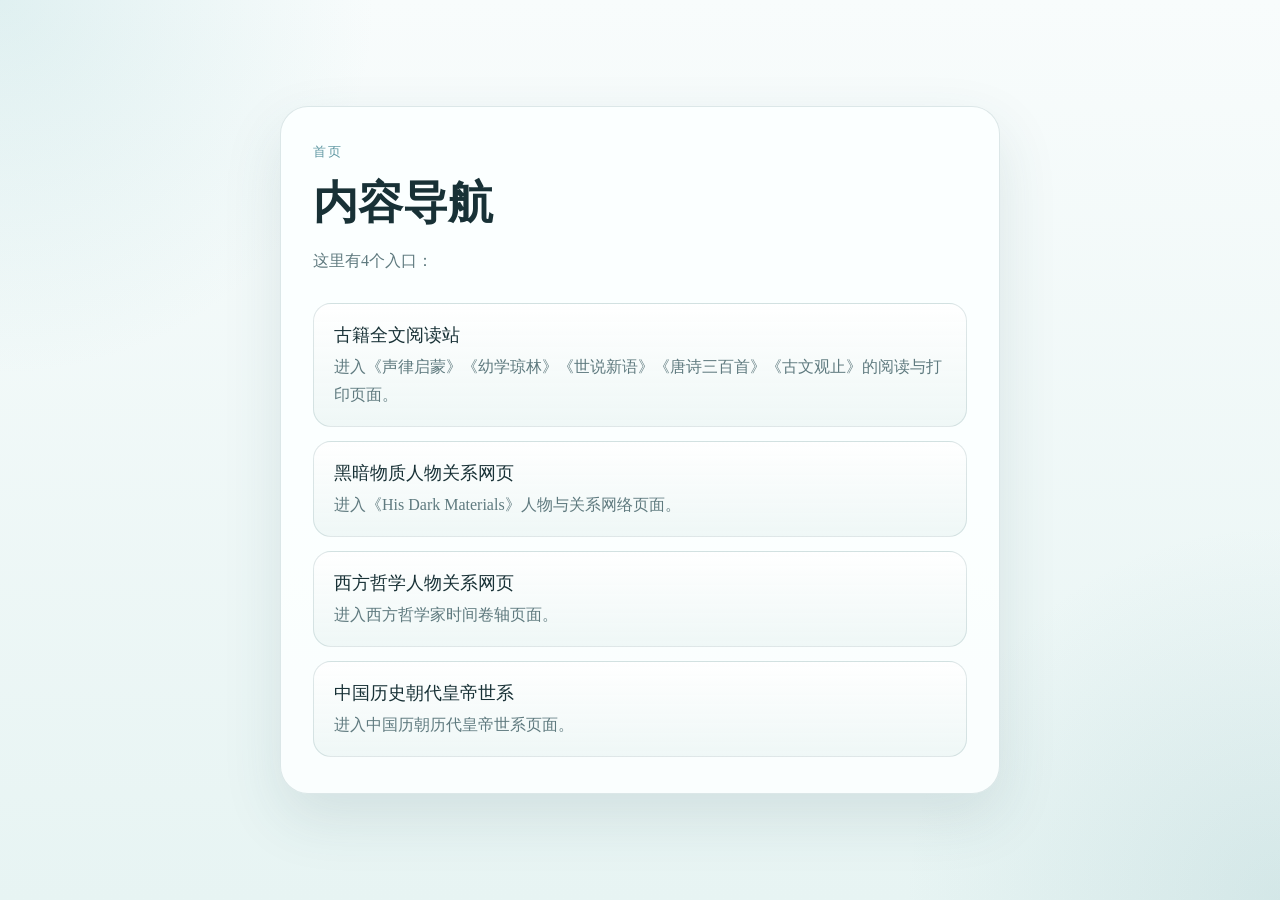
<file: index.html>
<!doctype html>
<html lang="zh-CN">
  <head>
    <meta charset="utf-8" />
    <meta name="viewport" content="width=device-width, initial-scale=1" />
    <title>网站首页</title>
    <meta name="description" content="基础导航首页" />
    <style>
      :root {
        --paper: #eef8f7;
        --ink: #183136;
        --muted: #5f7a7f;
        --line: rgba(78, 125, 130, 0.18);
        --accent: #5f97a2;
        --accent-strong: #437984;
        --shadow: 0 24px 60px rgba(40, 84, 90, 0.12);
      }

      * {
        box-sizing: border-box;
      }

      body {
        margin: 0;
        min-height: 100vh;
        display: grid;
        place-items: center;
        padding: 24px;
        color: var(--ink);
        font-family: "Iowan Old Style", "Palatino Linotype", "Songti SC", "STSong", serif;
        background:
          radial-gradient(circle at top left, rgba(137, 198, 201, 0.22), transparent 24%),
          radial-gradient(circle at bottom right, rgba(109, 164, 171, 0.16), transparent 24%),
          linear-gradient(180deg, #f8fcfc 0%, #e7f4f3 100%);
      }

      .portal {
        width: min(720px, 100%);
        padding: 36px 32px;
        border: 1px solid var(--line);
        border-radius: 28px;
        background: rgba(252, 255, 255, 0.9);
        box-shadow: var(--shadow);
      }

      .eyebrow {
        margin: 0 0 12px;
        color: var(--accent);
        font-size: 0.84rem;
        letter-spacing: 0.16em;
        text-transform: uppercase;
      }

      h1 {
        margin: 0;
        font-size: clamp(2rem, 4vw, 2.8rem);
      }

      .intro {
        margin: 14px 0 0;
        color: var(--muted);
        line-height: 1.8;
      }

      .links {
        display: grid;
        gap: 14px;
        margin-top: 28px;
      }

      .link-card {
        display: block;
        padding: 18px 20px;
        border: 1px solid var(--line);
        border-radius: 18px;
        background: linear-gradient(180deg, rgba(255, 255, 255, 0.98), rgba(238, 247, 246, 0.94));
        color: inherit;
        text-decoration: none;
        transition:
          transform 180ms ease,
          border-color 180ms ease,
          box-shadow 180ms ease;
      }

      .link-card:hover {
        transform: translateY(-1px);
        border-color: rgba(78, 143, 152, 0.26);
        box-shadow: 0 14px 24px rgba(40, 84, 90, 0.08);
      }

      .link-title {
        display: block;
        font-size: 1.15rem;
      }

      .link-meta {
        display: block;
        margin-top: 6px;
        color: var(--muted);
        line-height: 1.7;
      }
    </style>
  </head>
  <body>
    <main class="portal">
      <p class="eyebrow">首页</p>
      <h1>内容导航</h1>
      <p class="intro">这里有4个入口：</p>

      <div class="links">
        <a class="link-card" href="./Chinese1/classics.html">
          <span class="link-title">古籍全文阅读站</span>
          <span class="link-meta">进入《声律启蒙》《幼学琼林》《世说新语》《唐诗三百首》《古文观止》的阅读与打印页面。</span>
        </a>

        <a class="link-card" href="./dark/hdm.html">
          <span class="link-title">黑暗物质人物关系网页</span>
          <span class="link-meta">进入《His Dark Materials》人物与关系网络页面。</span>
        </a>

        <a class="link-card" href="./ph/index.html">
          <span class="link-title">西方哲学人物关系网页</span>
          <span class="link-meta">进入西方哲学家时间卷轴页面。</span>
        </a>

      <a class="link-card" href="./history/index.html">
          <span class="link-title">中国历史朝代皇帝世系</span>
          <span class="link-meta">进入中国历朝历代皇帝世系页面。</span>
        </a>
      </div>
    </main>
  </body>
</html>
</file>
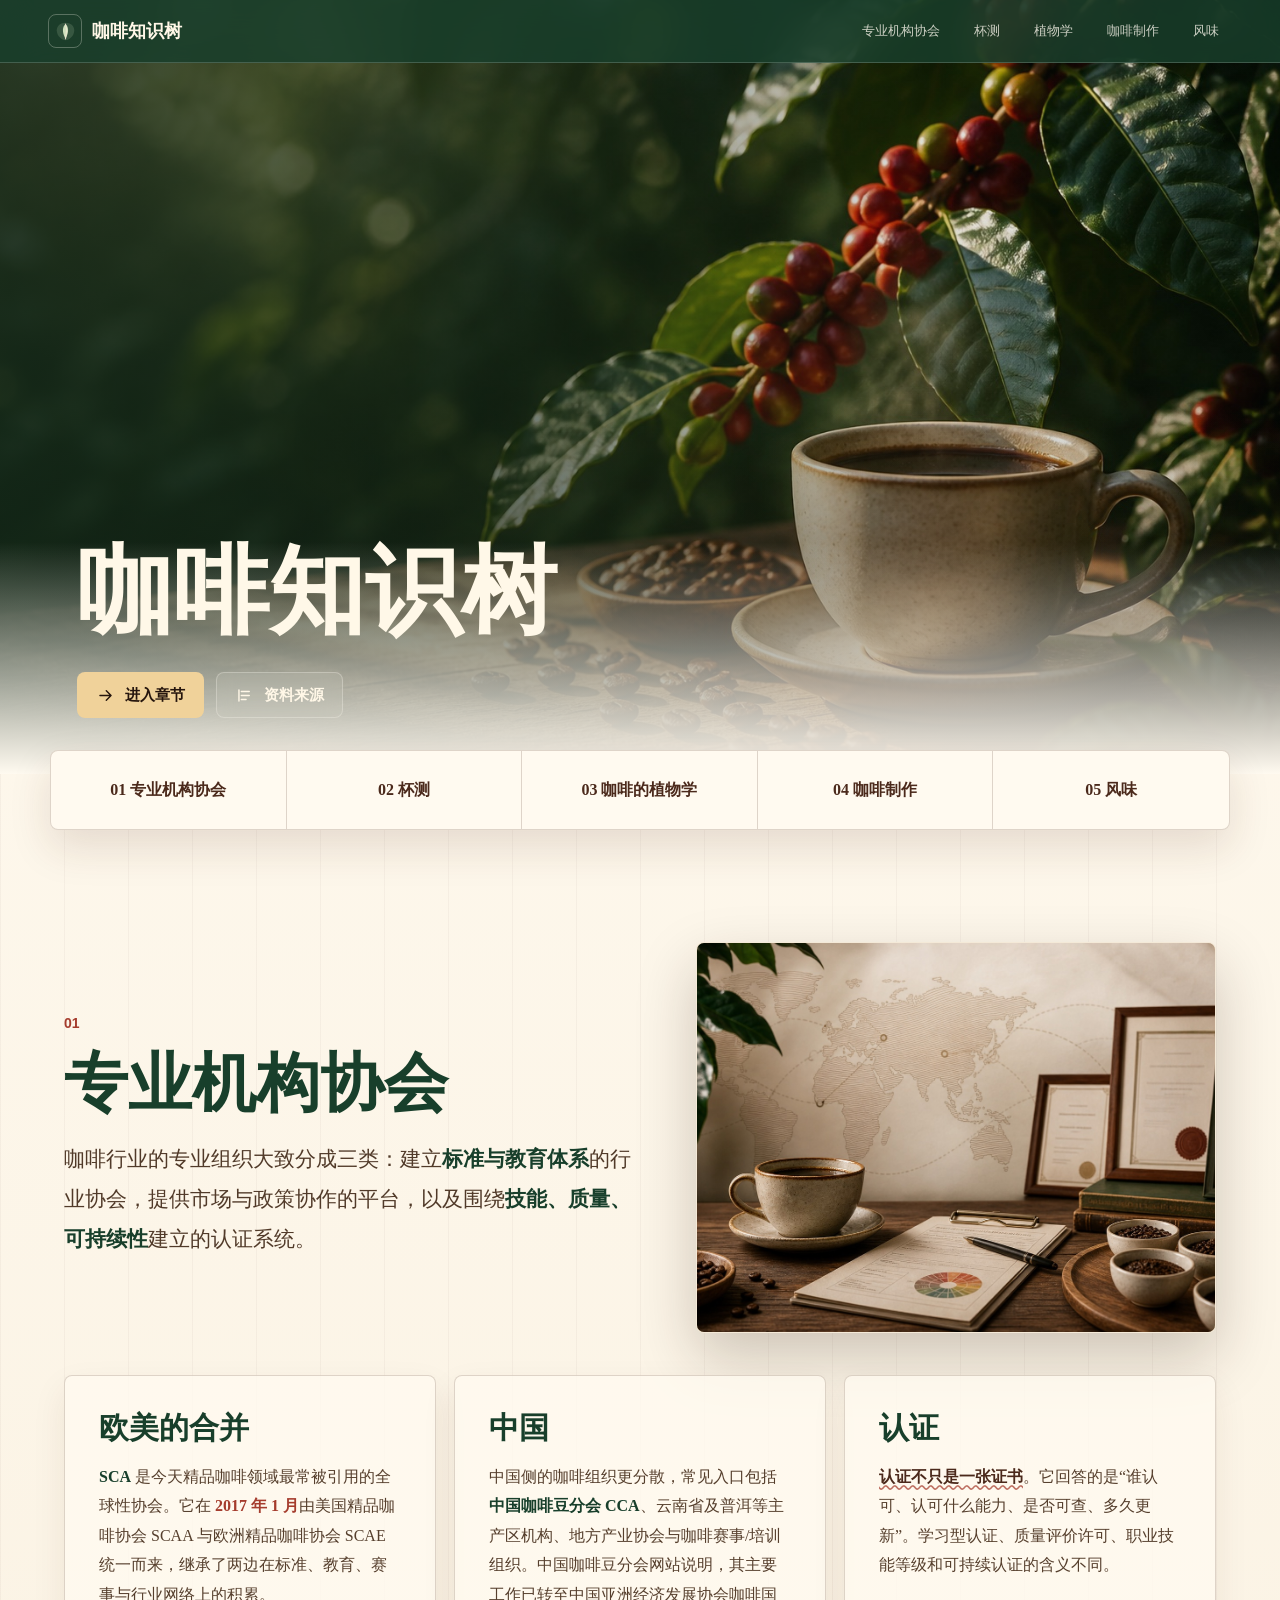
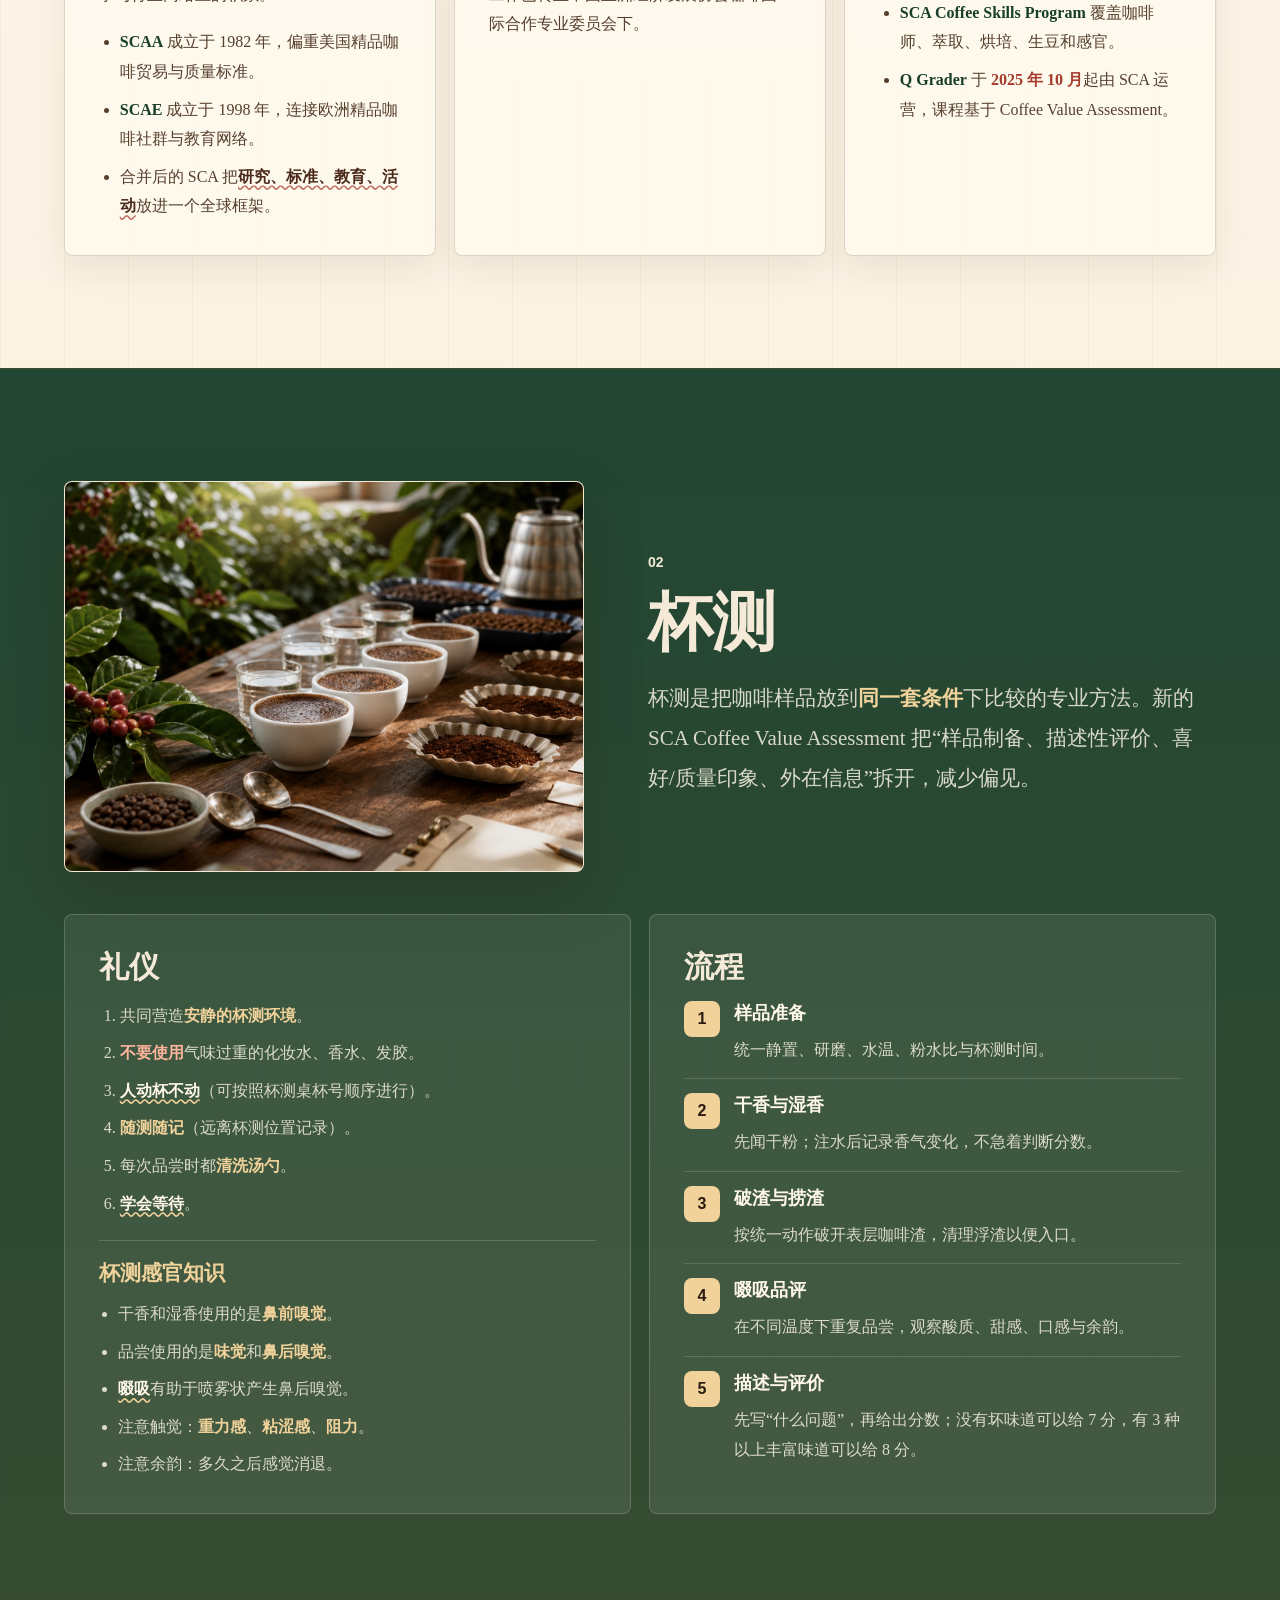
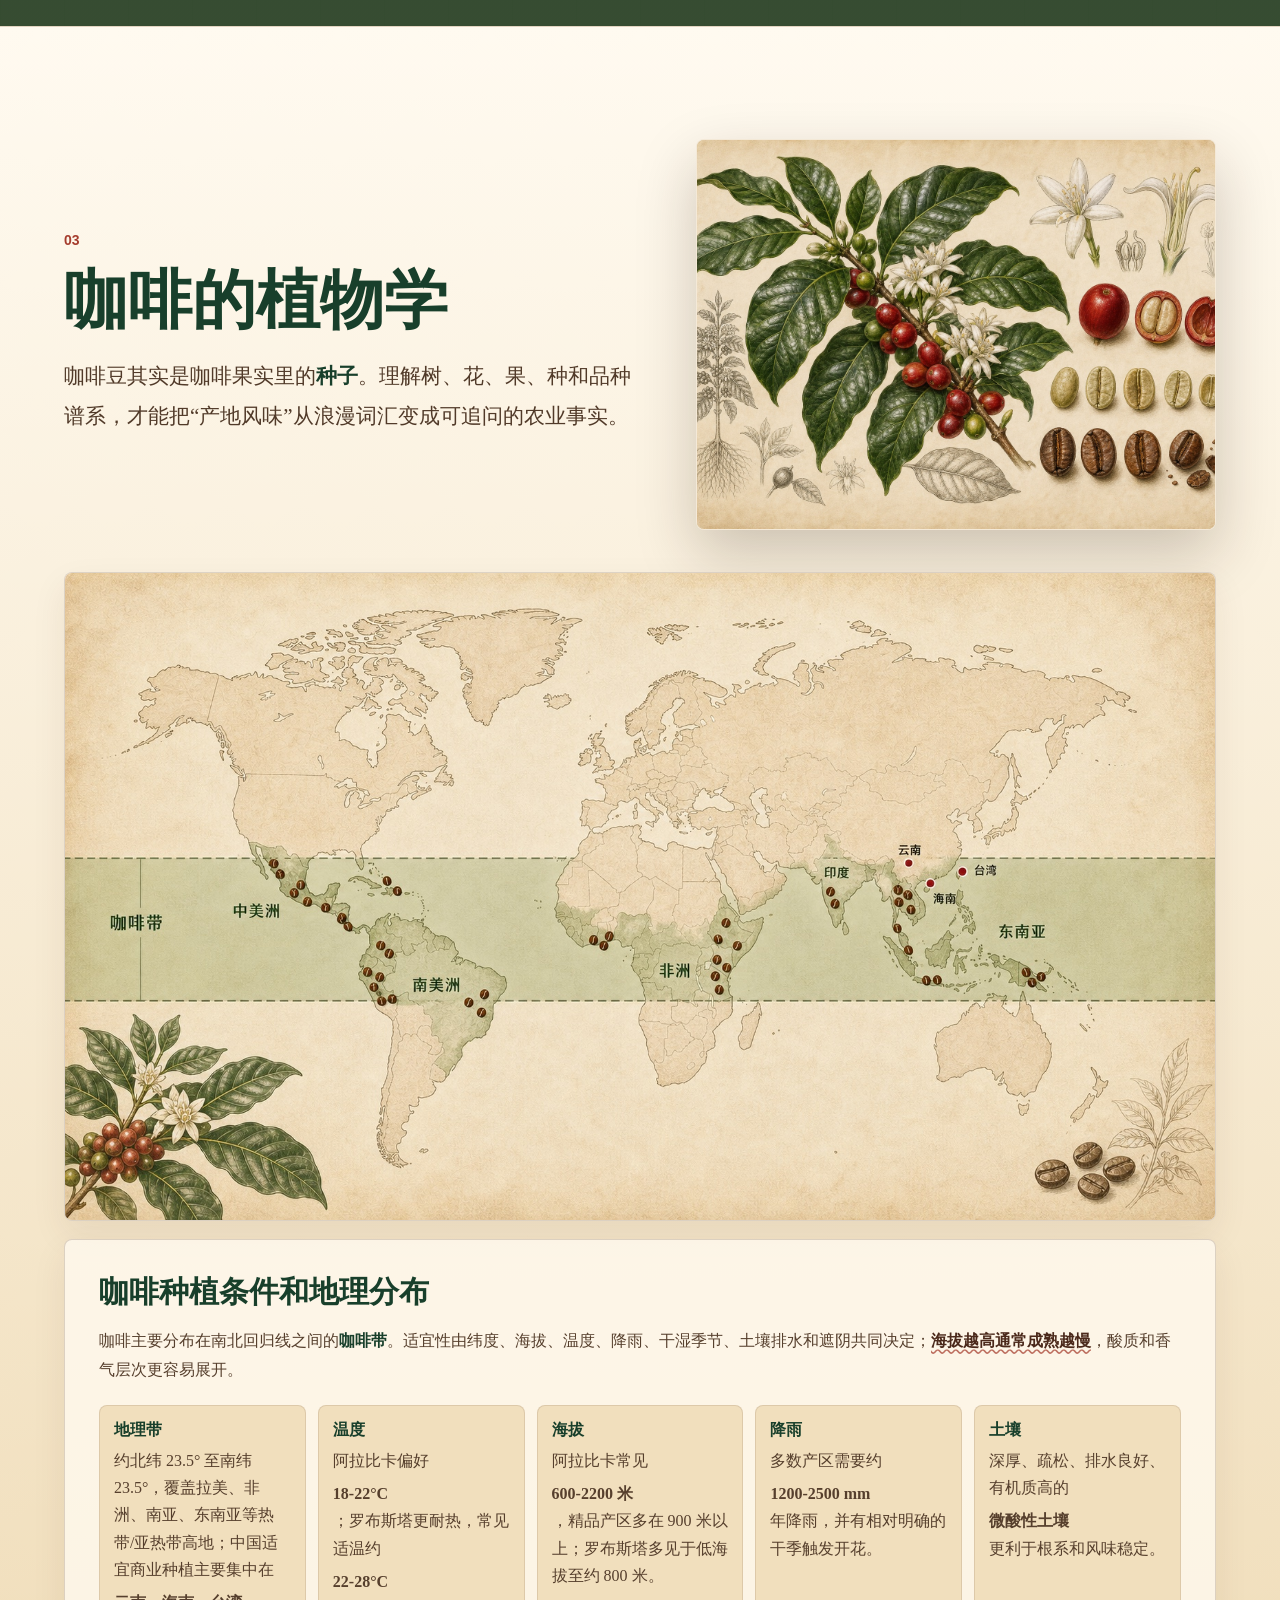
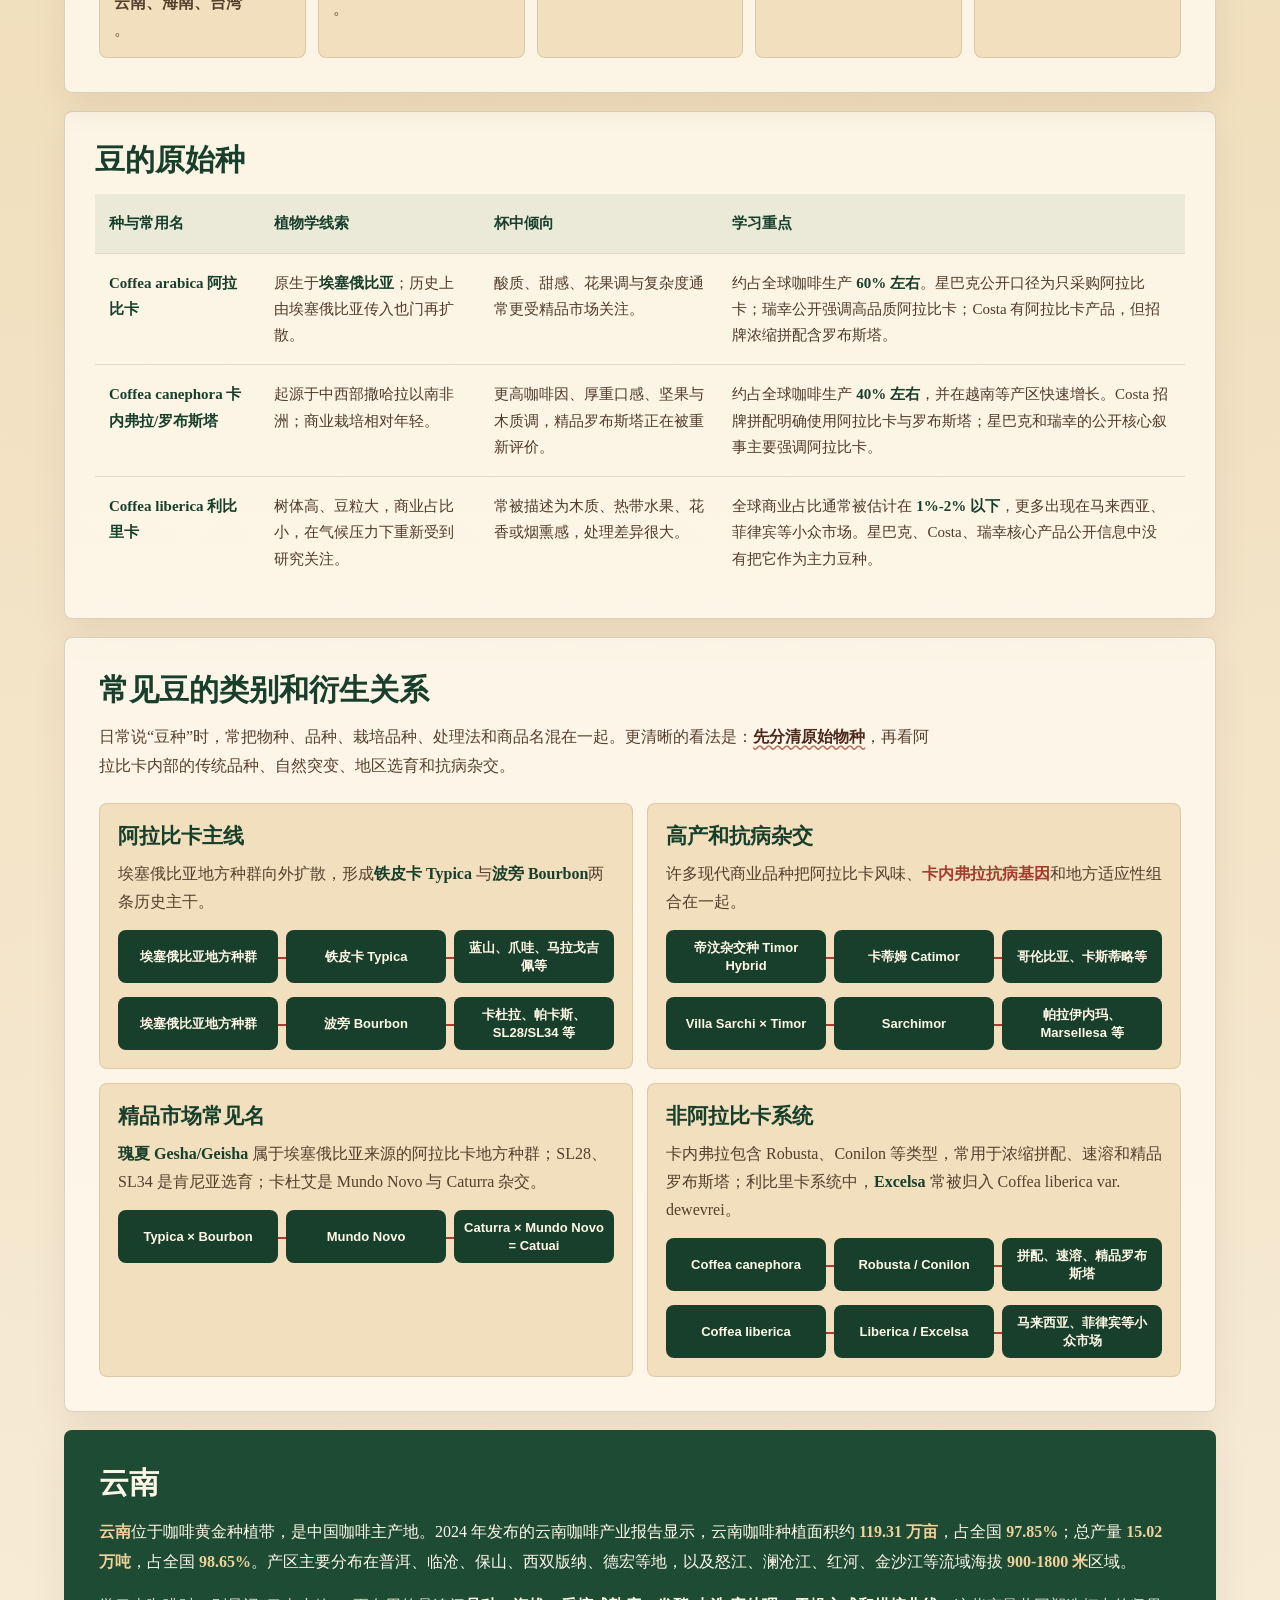
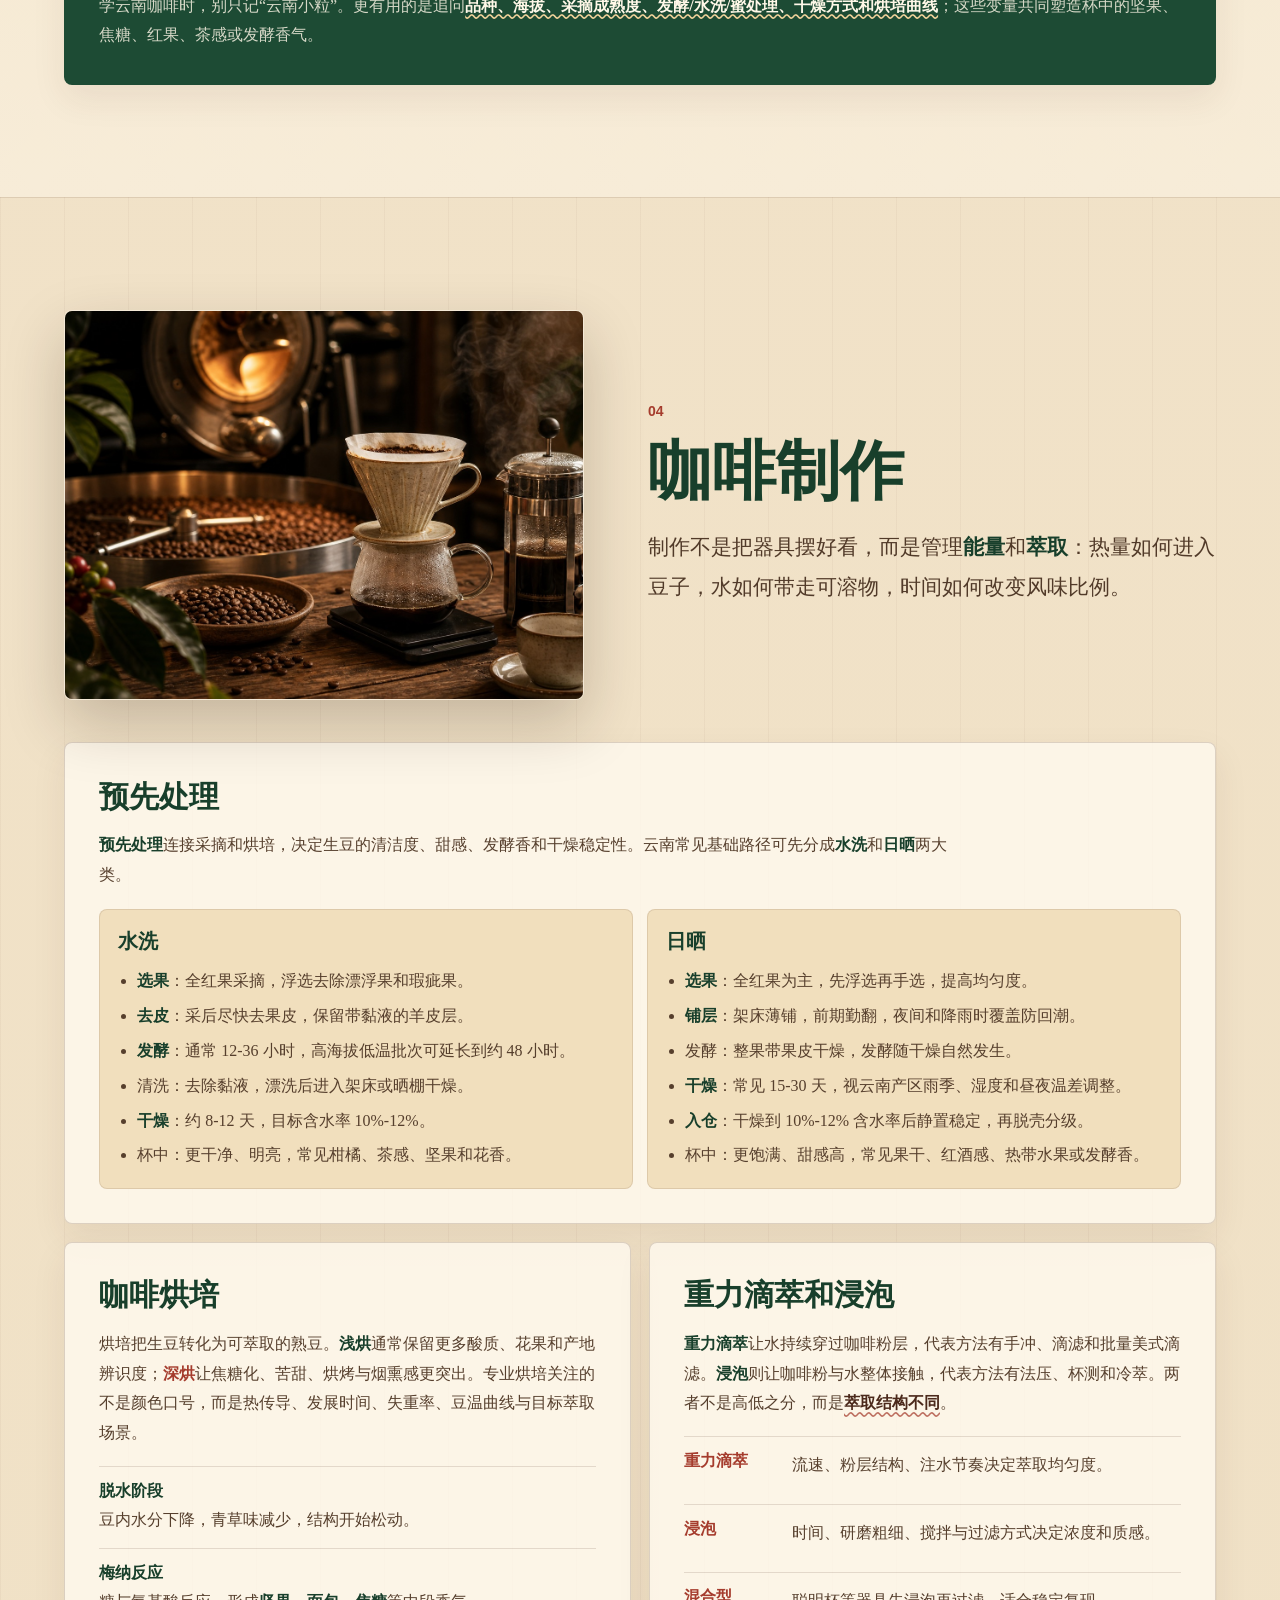
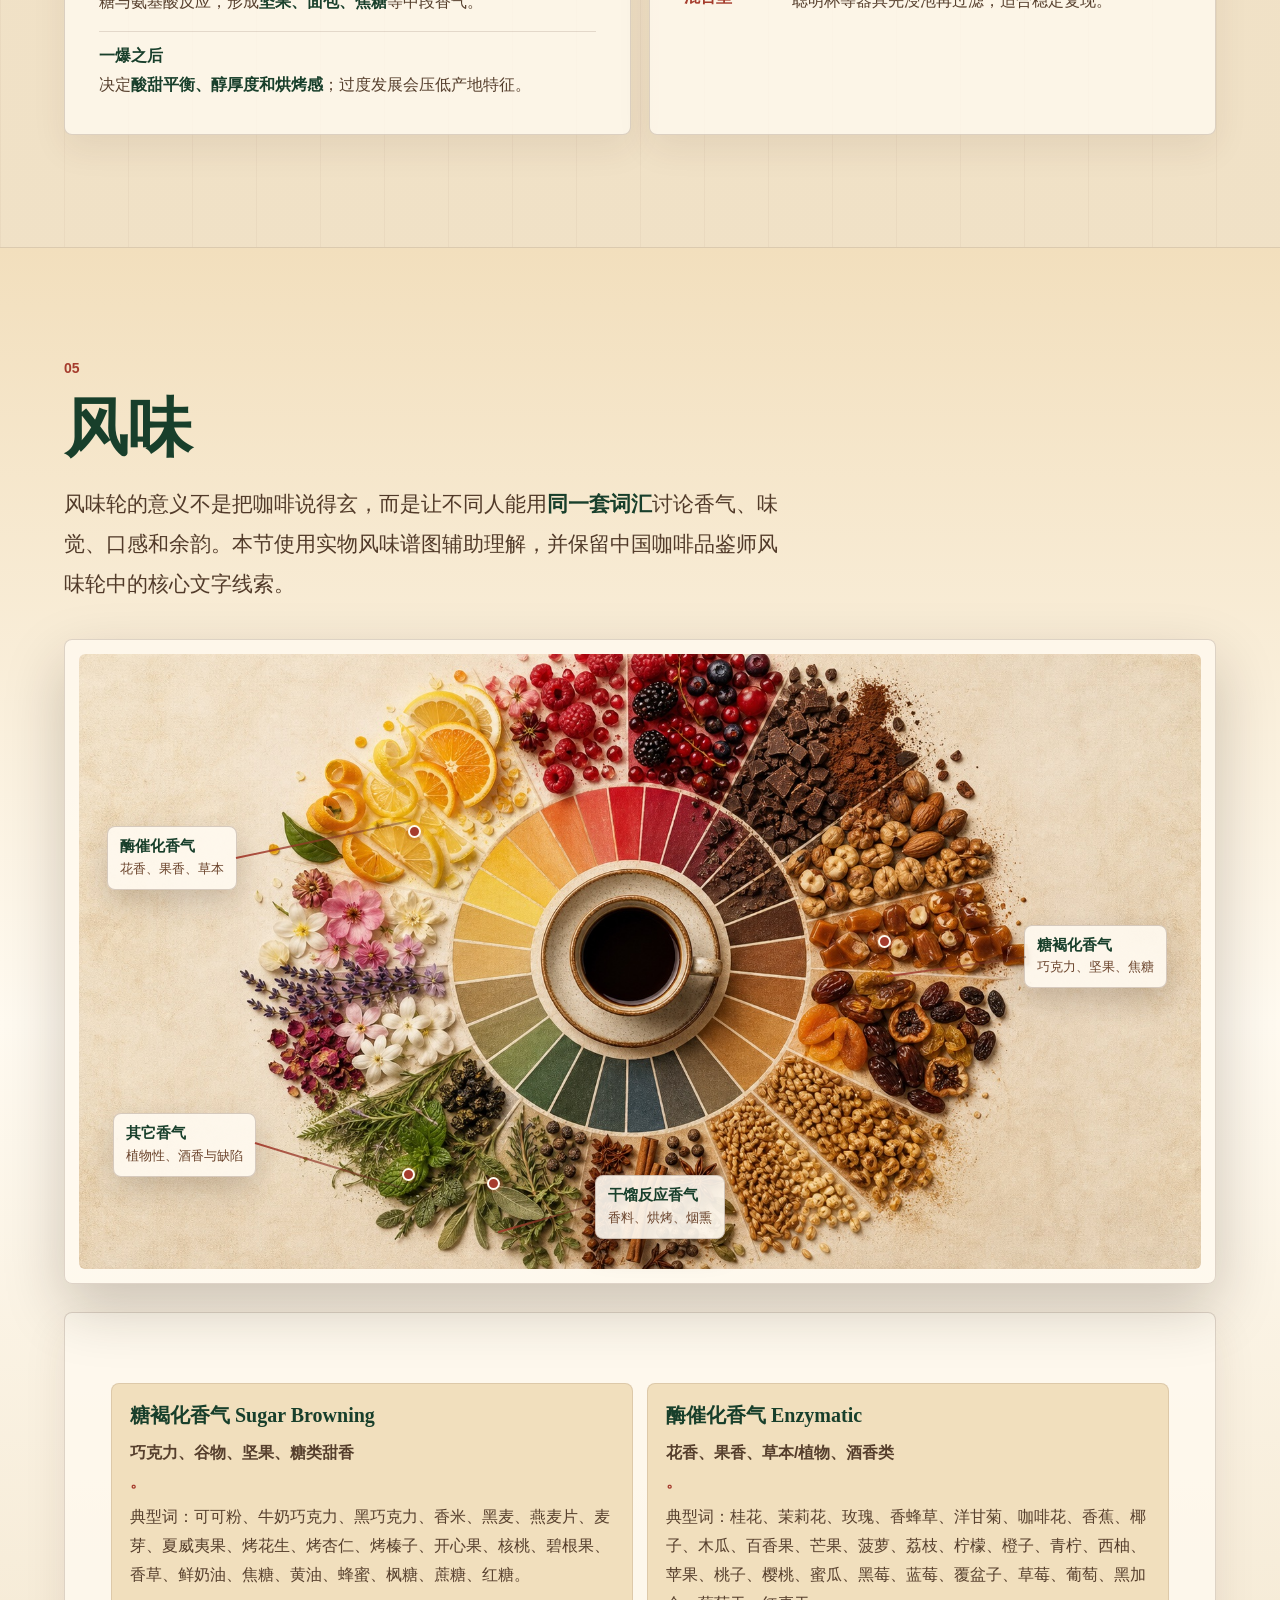
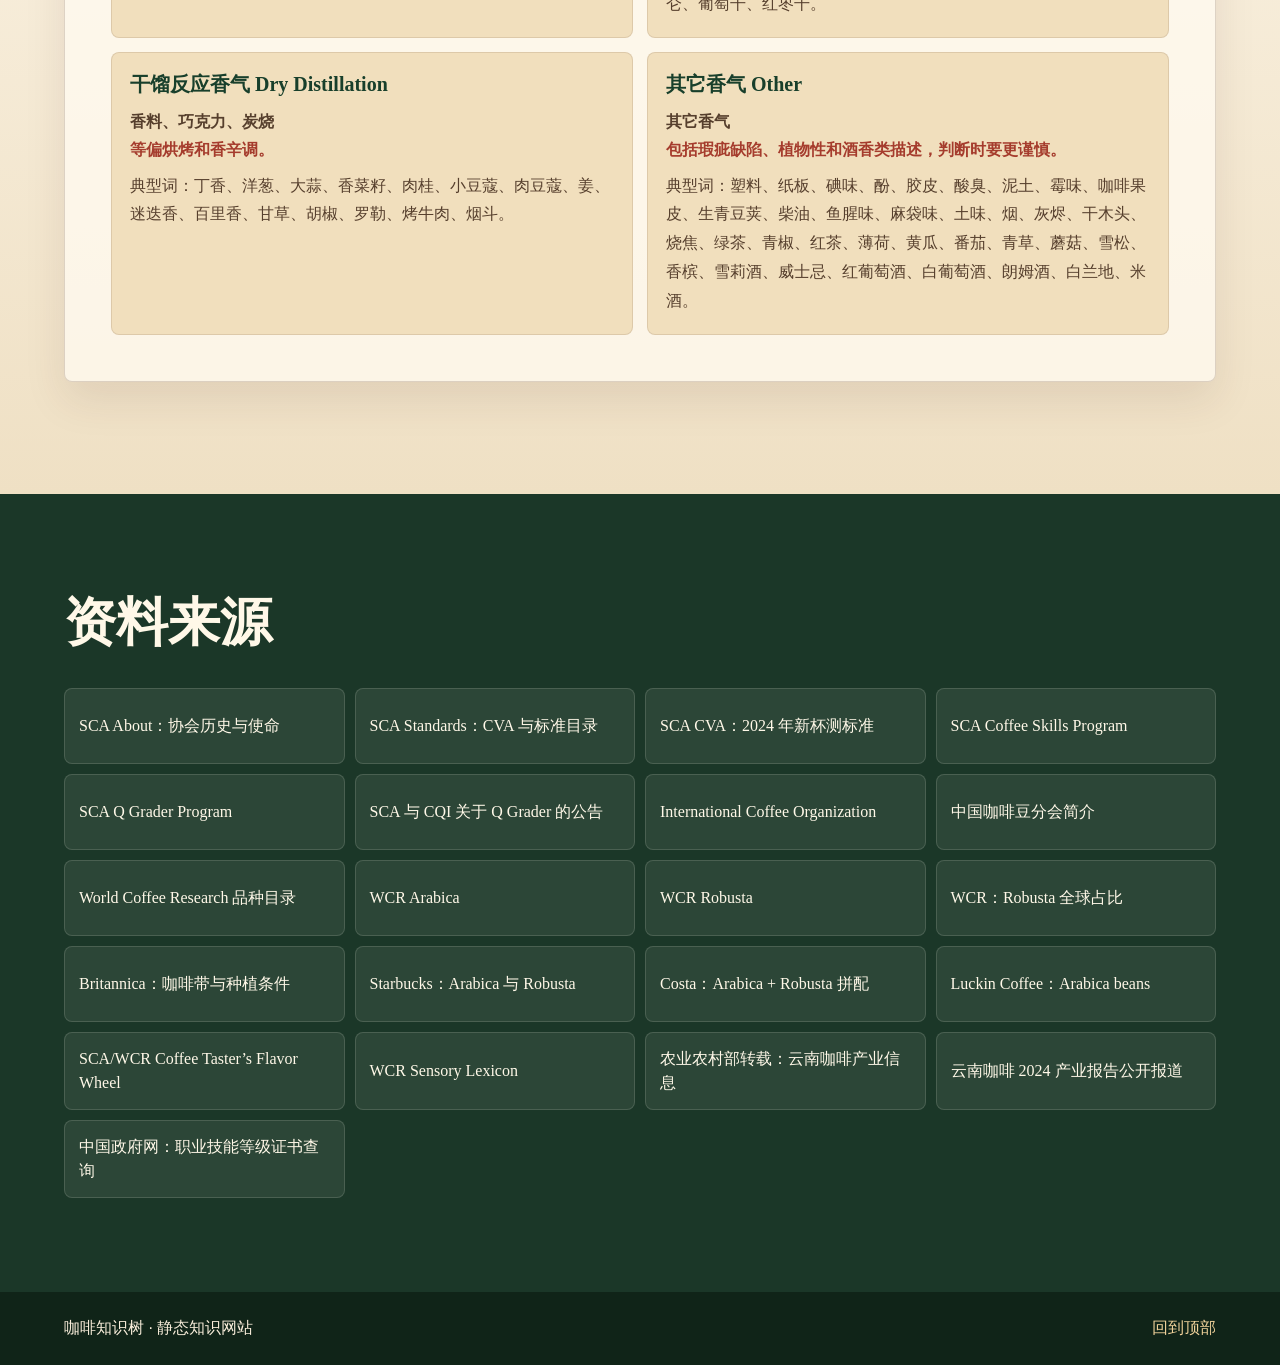
<file: coffee/index.html>
<!doctype html>
<html lang="zh-CN">
  <head>
    <meta charset="utf-8">
    <meta name="viewport" content="width=device-width, initial-scale=1">
    <title>咖啡知识树</title>
    <meta
      name="description"
      content="咖啡主题知识网站：专业机构协会、杯测、咖啡植物学、咖啡制作与风味轮。"
    >
    <link rel="stylesheet" href="styles.css">
  </head>
  <body>
    <header class="site-header" aria-label="主导航">
      <a class="brand" href="#top" aria-label="回到顶部">
        <span class="brand-mark" aria-hidden="true">
          <svg viewBox="0 0 40 40" role="img">
            <path d="M20 6c8 0 14 5 14 12 0 9-8 16-14 16S6 27 6 18C6 11 12 6 20 6Z" fill="currentColor" opacity=".16"/>
            <path d="M20 8c5 5 6 12 0 24-6-12-5-19 0-24Z" fill="currentColor"/>
            <path d="M20 8c2 6 2 14 0 24" fill="none" stroke="#f5ead8" stroke-width="1.4" stroke-linecap="round"/>
          </svg>
        </span>
        <span>咖啡知识树</span>
      </a>
      <nav class="nav-links" aria-label="章节">
        <a href="#institutions">专业机构协会</a>
        <a href="#cupping">杯测</a>
        <a href="#botany">植物学</a>
        <a href="#making">咖啡制作</a>
        <a href="#flavor">风味</a>
      </nav>
    </header>

    <main id="top">
      <section class="hero section-observe" aria-labelledby="hero-title">
        <div class="hero-bg" aria-hidden="true"></div>
        <div class="hero-content">
          <h1 id="hero-title">咖啡知识树</h1>
          <div class="hero-actions">
            <a class="action-link primary" href="#institutions">
              <svg viewBox="0 0 24 24" aria-hidden="true">
                <path d="M5 12h14M13 6l6 6-6 6" />
              </svg>
              进入章节
            </a>
            <a class="action-link" href="#sources">
              <svg viewBox="0 0 24 24" aria-hidden="true">
                <path d="M8 7h10M8 12h10M8 17h6M5 5v14" />
              </svg>
              资料来源
            </a>
          </div>
        </div>
      </section>

      <section class="chapter-intro" aria-label="章节概览">
        <a href="#institutions">01 专业机构协会</a>
        <a href="#cupping">02 杯测</a>
        <a href="#botany">03 咖啡的植物学</a>
        <a href="#making">04 咖啡制作</a>
        <a href="#flavor">05 风味</a>
      </section>

      <section id="institutions" class="content-band section-observe" aria-labelledby="institutions-title">
        <div class="section-grid">
          <div class="section-copy">
            <span class="section-number">01</span>
            <h2 id="institutions-title">专业机构协会</h2>
            <p class="lead">
              咖啡行业的专业组织大致分成三类：建立<span class="key">标准与教育体系</span>的行业协会，提供市场与政策协作的平台，以及围绕<span class="key">技能、质量、可持续性</span>建立的认证系统。
            </p>
          </div>
          <figure class="media-frame">
            <img src="assets/images/optimized/associations-certification.jpg" alt="咖啡、证书、世界地图线条与咖啡叶构成的专业机构主题图像">
          </figure>
        </div>

        <div class="knowledge-layout three-columns">
          <article class="knowledge-card">
            <h3>欧美的合并</h3>
            <p>
              <strong class="key">SCA</strong> 是今天精品咖啡领域最常被引用的全球性协会。它在 <strong class="key-red">2017 年 1 月</strong>由美国精品咖啡协会 SCAA 与欧洲精品咖啡协会 SCAE 统一而来，继承了两边在标准、教育、赛事与行业网络上的积累。
            </p>
            <ul>
              <li><strong class="key">SCAA</strong> 成立于 1982 年，偏重美国精品咖啡贸易与质量标准。</li>
              <li><strong class="key">SCAE</strong> 成立于 1998 年，连接欧洲精品咖啡社群与教育网络。</li>
              <li>合并后的 SCA 把<span class="wavy">研究、标准、教育、活动</span>放进一个全球框架。</li>
            </ul>
          </article>
          <article class="knowledge-card">
            <h3>中国</h3>
            <p>
              中国侧的咖啡组织更分散，常见入口包括<span class="key">中国咖啡豆分会 CCA</span>、云南省及普洱等主产区机构、地方产业协会与咖啡赛事/培训组织。中国咖啡豆分会网站说明，其主要工作已转至中国亚洲经济发展协会咖啡国际合作专业委员会下。
            </p>
          </article>
          <article class="knowledge-card">
            <h3>认证</h3>
            <p>
              <span class="wavy">认证不只是一张证书</span>。它回答的是“谁认可、认可什么能力、是否可查、多久更新”。学习型认证、质量评价许可、职业技能等级和可持续认证的含义不同。
            </p>
            <ul>
              <li><strong class="key">SCA Coffee Skills Program</strong> 覆盖咖啡师、萃取、烘培、生豆和感官。</li>
              <li><strong class="key">Q Grader</strong> 于 <strong class="key-red">2025 年 10 月</strong>起由 SCA 运营，课程基于 Coffee Value Assessment。</li>
            </ul>
          </article>
        </div>
      </section>

      <section id="cupping" class="content-band split-dark section-observe" aria-labelledby="cupping-title">
        <div class="section-grid reverse">
          <figure class="media-frame">
            <img src="assets/images/optimized/cupping-table.jpg" alt="白色杯测碗、杯测勺、研磨咖啡与记录卡片组成的杯测桌面">
          </figure>
          <div class="section-copy">
            <span class="section-number">02</span>
            <h2 id="cupping-title">杯测</h2>
            <p class="lead">
              杯测是把咖啡样品放到<span class="key">同一套条件</span>下比较的专业方法。新的 SCA Coffee Value Assessment 把“样品制备、描述性评价、喜好/质量印象、外在信息”拆开，减少偏见。
            </p>
          </div>
        </div>

        <div class="knowledge-layout two-columns">
          <article class="knowledge-card dark-card">
            <h3>礼仪</h3>
            <ol>
              <li>共同营造<span class="key">安静的杯测环境</span>。</li>
              <li><span class="key-red">不要使用</span>气味过重的化妆水、香水、发胶。</li>
              <li><span class="wavy">人动杯不动</span>（可按照杯测桌杯号顺序进行）。</li>
              <li><span class="key">随测随记</span>（远离杯测位置记录）。</li>
              <li>每次品尝时都<span class="key">清洗汤勺</span>。</li>
              <li><span class="wavy">学会等待</span>。</li>
            </ol>
            <div class="cupping-sense">
              <h4>杯测感官知识</h4>
              <ul>
                <li>干香和湿香使用的是<span class="key">鼻前嗅觉</span>。</li>
                <li>品尝使用的是<span class="key">味觉</span>和<span class="key">鼻后嗅觉</span>。</li>
                <li><span class="wavy">啜吸</span>有助于喷雾状产生鼻后嗅觉。</li>
                <li>注意触觉：<span class="key">重力感</span>、<span class="key">粘涩感</span>、<span class="key">阻力</span>。</li>
                <li>注意余韵：多久之后感觉消退。</li>
              </ul>
            </div>
          </article>
          <article class="process-card" aria-labelledby="process-title">
            <h3 id="process-title">流程</h3>
            <div class="process-list">
              <div>
                <span>1</span>
                <strong>样品准备</strong>
                <p>统一静置、研磨、水温、粉水比与杯测时间。</p>
              </div>
              <div>
                <span>2</span>
                <strong>干香与湿香</strong>
                <p>先闻干粉；注水后记录香气变化，不急着判断分数。</p>
              </div>
              <div>
                <span>3</span>
                <strong>破渣与捞渣</strong>
                <p>按统一动作破开表层咖啡渣，清理浮渣以便入口。</p>
              </div>
              <div>
                <span>4</span>
                <strong>啜吸品评</strong>
                <p>在不同温度下重复品尝，观察酸质、甜感、口感与余韵。</p>
              </div>
              <div>
                <span>5</span>
                <strong>描述与评价</strong>
                <p>先写“什么问题”，再给出分数；没有坏味道可以给 7 分，有 3 种以上丰富味道可以给 8 分。</p>
              </div>
            </div>
          </article>
        </div>
      </section>

      <section id="botany" class="content-band botanical section-observe" aria-labelledby="botany-title">
        <div class="section-grid">
          <div class="section-copy">
            <span class="section-number">03</span>
            <h2 id="botany-title">咖啡的植物学</h2>
            <p class="lead">
              咖啡豆其实是咖啡果实里的<span class="key">种子</span>。理解树、花、果、种和品种谱系，才能把“产地风味”从浪漫词汇变成可追问的农业事实。
            </p>
          </div>
          <figure class="media-frame">
            <img src="assets/images/optimized/botanical-coffee.jpg" alt="咖啡叶、咖啡花、咖啡樱桃与咖啡豆的植物学插图">
          </figure>
        </div>

        <div class="growing-map">
          <figure class="map-frame">
            <img src="assets/images/optimized/coffee-world-distribution.jpg" alt="世界咖啡带和主要产区示意图，中国仅标注云南、海南、台湾">
          </figure>
          <div class="map-copy">
            <h3>咖啡种植条件和地理分布</h3>
            <p>
              咖啡主要分布在南北回归线之间的<span class="key">咖啡带</span>。适宜性由纬度、海拔、温度、降雨、干湿季节、土壤排水和遮阴共同决定；<span class="wavy">海拔越高通常成熟越慢</span>，酸质和香气层次更容易展开。
            </p>
            <div class="condition-grid">
              <div>
                <strong>地理带</strong>
                <span>约北纬 23.5° 至南纬 23.5°，覆盖拉美、非洲、南亚、东南亚等热带/亚热带高地；中国适宜商业种植主要集中在<span class="key-red">云南、海南、台湾</span>。</span>
              </div>
              <div>
                <strong>温度</strong>
                <span>阿拉比卡偏好 <span class="key">18-22°C</span>；罗布斯塔更耐热，常见适温约 <span class="key">22-28°C</span>。</span>
              </div>
              <div>
                <strong>海拔</strong>
                <span>阿拉比卡常见 <span class="key">600-2200 米</span>，精品产区多在 900 米以上；罗布斯塔多见于低海拔至约 800 米。</span>
              </div>
              <div>
                <strong>降雨</strong>
                <span>多数产区需要约 <span class="key">1200-2500 mm</span> 年降雨，并有相对明确的干季触发开花。</span>
              </div>
              <div>
                <strong>土壤</strong>
                <span>深厚、疏松、排水良好、有机质高的<span class="key">微酸性土壤</span>更利于根系和风味稳定。</span>
              </div>
            </div>
          </div>
        </div>

        <div class="table-wrap" aria-labelledby="species-title">
          <h3 id="species-title">豆的原始种</h3>
          <table>
            <thead>
              <tr>
                <th>种与常用名</th>
                <th>植物学线索</th>
                <th>杯中倾向</th>
                <th>学习重点</th>
              </tr>
            </thead>
            <tbody>
              <tr>
                <td><strong class="key">Coffea arabica 阿拉比卡</strong></td>
                <td>原生于<span class="key">埃塞俄比亚</span>；历史上由埃塞俄比亚传入也门再扩散。</td>
                <td>酸质、甜感、花果调与复杂度通常更受精品市场关注。</td>
                <td>约占全球咖啡生产 <strong class="key">60% 左右</strong>。星巴克公开口径为只采购阿拉比卡；瑞幸公开强调高品质阿拉比卡；Costa 有阿拉比卡产品，但招牌浓缩拼配含罗布斯塔。</td>
              </tr>
              <tr>
                <td><strong class="key">Coffea canephora 卡内弗拉/罗布斯塔</strong></td>
                <td>起源于中西部撒哈拉以南非洲；商业栽培相对年轻。</td>
                <td>更高咖啡因、厚重口感、坚果与木质调，精品罗布斯塔正在被重新评价。</td>
                <td>约占全球咖啡生产 <strong class="key">40% 左右</strong>，并在越南等产区快速增长。Costa 招牌拼配明确使用阿拉比卡与罗布斯塔；星巴克和瑞幸的公开核心叙事主要强调阿拉比卡。</td>
              </tr>
              <tr>
                <td><strong class="key">Coffea liberica 利比里卡</strong></td>
                <td>树体高、豆粒大，商业占比小，在气候压力下重新受到研究关注。</td>
                <td>常被描述为木质、热带水果、花香或烟熏感，处理差异很大。</td>
                <td>全球商业占比通常被估计在 <strong class="key">1%-2% 以下</strong>，更多出现在马来西亚、菲律宾等小众市场。星巴克、Costa、瑞幸核心产品公开信息中没有把它作为主力豆种。</td>
              </tr>
            </tbody>
          </table>
        </div>

        <div class="variety-family" aria-labelledby="variety-family-title">
          <div class="family-copy">
            <h3 id="variety-family-title">常见豆的类别和衍生关系</h3>
            <p>
              日常说“豆种”时，常把物种、品种、栽培品种、处理法和商品名混在一起。更清晰的看法是：<span class="wavy">先分清原始物种</span>，再看阿拉比卡内部的传统品种、自然突变、地区选育和抗病杂交。
            </p>
          </div>
          <div class="family-tree" aria-label="咖啡豆类别谱系">
            <article>
              <h4>阿拉比卡主线</h4>
              <p>埃塞俄比亚地方种群向外扩散，形成<span class="key">铁皮卡 Typica</span> 与<span class="key">波旁 Bourbon</span>两条历史主干。</p>
              <div class="lineage">
                <span>埃塞俄比亚地方种群</span>
                <span>铁皮卡 Typica</span>
                <span>蓝山、爪哇、马拉戈吉佩等</span>
              </div>
              <div class="lineage">
                <span>埃塞俄比亚地方种群</span>
                <span>波旁 Bourbon</span>
                <span>卡杜拉、帕卡斯、SL28/SL34 等</span>
              </div>
            </article>
            <article>
              <h4>高产和抗病杂交</h4>
              <p>许多现代商业品种把阿拉比卡风味、<span class="key-red">卡内弗拉抗病基因</span>和地方适应性组合在一起。</p>
              <div class="lineage">
                <span>帝汶杂交种 Timor Hybrid</span>
                <span>卡蒂姆 Catimor</span>
                <span>哥伦比亚、卡斯蒂略等</span>
              </div>
              <div class="lineage">
                <span>Villa Sarchi × Timor</span>
                <span>Sarchimor</span>
                <span>帕拉伊内玛、Marsellesa 等</span>
              </div>
            </article>
            <article>
              <h4>精品市场常见名</h4>
              <p><span class="key">瑰夏 Gesha/Geisha</span> 属于埃塞俄比亚来源的阿拉比卡地方种群；SL28、SL34 是肯尼亚选育；卡杜艾是 Mundo Novo 与 Caturra 杂交。</p>
              <div class="lineage">
                <span>Typica × Bourbon</span>
                <span>Mundo Novo</span>
                <span>Caturra × Mundo Novo = Catuai</span>
              </div>
            </article>
            <article>
              <h4>非阿拉比卡系统</h4>
              <p>卡内弗拉包含 Robusta、Conilon 等类型，常用于浓缩拼配、速溶和精品罗布斯塔；利比里卡系统中，<span class="key">Excelsa</span> 常被归入 Coffea liberica var. dewevrei。</p>
              <div class="lineage">
                <span>Coffea canephora</span>
                <span>Robusta / Conilon</span>
                <span>拼配、速溶、精品罗布斯塔</span>
              </div>
              <div class="lineage">
                <span>Coffea liberica</span>
                <span>Liberica / Excelsa</span>
                <span>马来西亚、菲律宾等小众市场</span>
              </div>
            </article>
          </div>
        </div>

        <div class="region-note">
          <h3>云南</h3>
          <p>
            <span class="key">云南</span>位于咖啡黄金种植带，是中国咖啡主产地。2024 年发布的云南咖啡产业报告显示，云南咖啡种植面积约 <span class="key">119.31 万亩</span>，占全国 <span class="key">97.85%</span>；总产量 <span class="key">15.02 万吨</span>，占全国 <span class="key">98.65%</span>。产区主要分布在普洱、临沧、保山、西双版纳、德宏等地，以及怒江、澜沧江、红河、金沙江等流域海拔 <span class="key">900-1800 米</span>区域。
          </p>
          <p>
            学云南咖啡时，别只记“云南小粒”。更有用的是追问<span class="wavy">品种、海拔、采摘成熟度、发酵/水洗/蜜处理、干燥方式和烘培曲线</span>；这些变量共同塑造杯中的坚果、焦糖、红果、茶感或发酵香气。
          </p>
        </div>
      </section>

      <section id="making" class="content-band section-observe" aria-labelledby="making-title">
        <div class="section-grid reverse">
          <figure class="media-frame">
            <img src="assets/images/optimized/roasting-brewing.jpg" alt="烘豆机、手冲壶、法压壶、咖啡豆与咖啡杯构成的制作主题图像">
          </figure>
          <div class="section-copy">
            <span class="section-number">04</span>
            <h2 id="making-title">咖啡制作</h2>
            <p class="lead">
              制作不是把器具摆好看，而是管理<span class="key">能量</span>和<span class="key">萃取</span>：热量如何进入豆子，水如何带走可溶物，时间如何改变风味比例。
            </p>
          </div>
        </div>

        <div class="processing-panel">
          <h3>预先处理</h3>
          <p>
            <span class="key">预先处理</span>连接采摘和烘培，决定生豆的清洁度、甜感、发酵香和干燥稳定性。云南常见基础路径可先分成<span class="key">水洗</span>和<span class="key">日晒</span>两大类。
          </p>
          <div class="processing-grid">
            <article>
              <h4>水洗</h4>
              <ul>
                <li><strong class="key">选果</strong>：全红果采摘，浮选去除漂浮果和瑕疵果。</li>
                <li><strong class="key">去皮</strong>：采后尽快去果皮，保留带黏液的羊皮层。</li>
                <li><strong class="key">发酵</strong>：通常 12-36 小时，高海拔低温批次可延长到约 48 小时。</li>
                <li>清洗：去除黏液，漂洗后进入架床或晒棚干燥。</li>
                <li><strong class="key">干燥</strong>：约 8-12 天，目标含水率 10%-12%。</li>
                <li>杯中：更干净、明亮，常见柑橘、茶感、坚果和花香。</li>
              </ul>
            </article>
            <article>
              <h4>日晒</h4>
              <ul>
                <li><strong class="key">选果</strong>：全红果为主，先浮选再手选，提高均匀度。</li>
                <li><strong class="key">铺层</strong>：架床薄铺，前期勤翻，夜间和降雨时覆盖防回潮。</li>
                <li>发酵：整果带果皮干燥，发酵随干燥自然发生。</li>
                <li><strong class="key">干燥</strong>：常见 15-30 天，视云南产区雨季、湿度和昼夜温差调整。</li>
                <li><strong class="key">入仓</strong>：干燥到 10%-12% 含水率后静置稳定，再脱壳分级。</li>
                <li>杯中：更饱满、甜感高，常见果干、红酒感、热带水果或发酵香。</li>
              </ul>
            </article>
          </div>
        </div>

        <div class="knowledge-layout two-columns">
          <article class="knowledge-card">
            <h3>咖啡烘培</h3>
            <p>
              烘培把生豆转化为可萃取的熟豆。<span class="key">浅烘</span>通常保留更多酸质、花果和产地辨识度；<span class="key-red">深烘</span>让焦糖化、苦甜、烘烤与烟熏感更突出。专业烘培关注的不是颜色口号，而是热传导、发展时间、失重率、豆温曲线与目标萃取场景。
            </p>
            <dl class="definition-list">
              <div>
                <dt>脱水阶段</dt>
                <dd>豆内水分下降，青草味减少，结构开始松动。</dd>
              </div>
              <div>
                <dt>梅纳反应</dt>
                <dd>糖与氨基酸反应，形成<span class="key">坚果、面包、焦糖</span>等中段香气。</dd>
              </div>
              <div>
                <dt>一爆之后</dt>
                <dd>决定<span class="key">酸甜平衡、醇厚度和烘烤感</span>；过度发展会压低产地特征。</dd>
              </div>
            </dl>
          </article>
          <article class="knowledge-card">
            <h3>重力滴萃和浸泡</h3>
            <p>
              <span class="key">重力滴萃</span>让水持续穿过咖啡粉层，代表方法有手冲、滴滤和批量美式滴滤。<span class="key">浸泡</span>则让咖啡粉与水整体接触，代表方法有法压、杯测和冷萃。两者不是高低之分，而是<span class="wavy">萃取结构不同</span>。
            </p>
            <div class="comparison">
              <div>
                <strong>重力滴萃</strong>
                <span>流速、粉层结构、注水节奏决定萃取均匀度。</span>
              </div>
              <div>
                <strong>浸泡</strong>
                <span>时间、研磨粗细、搅拌与过滤方式决定浓度和质感。</span>
              </div>
              <div>
                <strong>混合型</strong>
                <span>聪明杯等器具先浸泡再过滤，适合稳定复现。</span>
              </div>
            </div>
          </article>
        </div>
      </section>

      <section id="flavor" class="content-band flavor-band section-observe" aria-labelledby="flavor-title">
        <div class="section-copy section-heading">
          <span class="section-number">05</span>
          <h2 id="flavor-title">风味</h2>
          <p class="lead">
            风味轮的意义不是把咖啡说得玄，而是让不同人能用<span class="key">同一套词汇</span>讨论香气、味觉、口感和余韵。本节使用实物风味谱图辅助理解，并保留中国咖啡品鉴师风味轮中的核心文字线索。
          </p>
        </div>
        <figure class="flavor-poster annotated-poster">
          <img src="assets/images/optimized/flavor-spectrum.jpg" alt="由咖啡、柑橘、莓果、花朵、香草、香料、谷物、坚果、焦糖和巧克力组成的实物风味谱图">
          <ul class="flavor-callouts" aria-label="风味类别拉线标注">
            <li class="callout-enzymatic">
              <strong>酶催化香气</strong>
              <span>花香、果香、草本</span>
            </li>
            <li class="callout-sugar">
              <strong>糖褐化香气</strong>
              <span>巧克力、坚果、焦糖</span>
            </li>
            <li class="callout-dry">
              <strong>干馏反应香气</strong>
              <span>香料、烘烤、烟熏</span>
            </li>
            <li class="callout-other">
              <strong>其它香气</strong>
              <span>植物性、酒香与缺陷</span>
            </li>
          </ul>
        </figure>

        <div class="flavor-extract">
          <div class="flavor-term-grid">
            <article>
              <h4>糖褐化香气 Sugar Browning</h4>
              <p><span class="key-red">巧克力、谷物、坚果、糖类甜香</span>。</p>
              <span>典型词：可可粉、牛奶巧克力、黑巧克力、香米、黑麦、燕麦片、麦芽、夏威夷果、烤花生、烤杏仁、烤榛子、开心果、核桃、碧根果、香草、鲜奶油、焦糖、黄油、蜂蜜、枫糖、蔗糖、红糖。</span>
            </article>
            <article>
              <h4>酶催化香气 Enzymatic</h4>
              <p><span class="key-red">花香、果香、草本/植物、酒香类</span>。</p>
              <span>典型词：桂花、茉莉花、玫瑰、香蜂草、洋甘菊、咖啡花、香蕉、椰子、木瓜、百香果、芒果、菠萝、荔枝、柠檬、橙子、青柠、西柚、苹果、桃子、樱桃、蜜瓜、黑莓、蓝莓、覆盆子、草莓、葡萄、黑加仑、葡萄干、红枣干。</span>
            </article>
            <article>
              <h4>干馏反应香气 Dry Distillation</h4>
              <p><span class="key-red">香料、巧克力、炭烧</span>等偏烘烤和香辛调。</p>
              <span>典型词：丁香、洋葱、大蒜、香菜籽、肉桂、小豆蔻、肉豆蔻、姜、迷迭香、百里香、甘草、胡椒、罗勒、烤牛肉、烟斗。</span>
            </article>
            <article>
              <h4>其它香气 Other</h4>
              <p><span class="key-red">其它香气</span>包括瑕疵缺陷、植物性和酒香类描述，判断时要更谨慎。</p>
              <span>典型词：塑料、纸板、碘味、酚、胶皮、酸臭、泥土、霉味、咖啡果皮、生青豆荚、柴油、鱼腥味、麻袋味、土味、烟、灰烬、干木头、烧焦、绿茶、青椒、红茶、薄荷、黄瓜、番茄、青草、蘑菇、雪松、香槟、雪莉酒、威士忌、红葡萄酒、白葡萄酒、朗姆酒、白兰地、米酒。</span>
            </article>
          </div>
        </div>
      </section>

      <section id="sources" class="sources section-observe" aria-labelledby="sources-title">
        <div class="sources-inner">
          <h2 id="sources-title">资料来源</h2>
          <div class="source-grid">
            <a href="https://sca.coffee/about" target="_blank" rel="noreferrer">SCA About：协会历史与使命</a>
            <a href="https://sca.coffee/research/coffee-standards" target="_blank" rel="noreferrer">SCA Standards：CVA 与标准目录</a>
            <a href="https://sca.coffee/sca-news/sca-new-cva-cupping-standards" target="_blank" rel="noreferrer">SCA CVA：2024 年新杯测标准</a>
            <a href="https://education.sca.coffee/coffee-skills-program" target="_blank" rel="noreferrer">SCA Coffee Skills Program</a>
            <a href="https://education.sca.coffee/q-grader" target="_blank" rel="noreferrer">SCA Q Grader Program</a>
            <a href="https://sca.coffee/sca-news/2025/4/22/the-specialty-coffee-association-and-the-coffee-quality-institute-announce-historic-partnership-to-provide-better-support-and-education-to-the-coffee-industrynbsp?rq=q+grader" target="_blank" rel="noreferrer">SCA 与 CQI 关于 Q Grader 的公告</a>
            <a href="https://ico.org/what-we-do/about-us/" target="_blank" rel="noreferrer">International Coffee Organization</a>
            <a href="https://www.coffeeinfo.com.cn/php/about.php?id=1" target="_blank" rel="noreferrer">中国咖啡豆分会简介</a>
            <a href="https://varieties.worldcoffeeresearch.org/" target="_blank" rel="noreferrer">World Coffee Research 品种目录</a>
            <a href="https://varieties.worldcoffeeresearch.org/arabica" target="_blank" rel="noreferrer">WCR Arabica</a>
            <a href="https://varieties.worldcoffeeresearch.org/robusta" target="_blank" rel="noreferrer">WCR Robusta</a>
            <a href="https://worldcoffeeresearch.org/news/new-global-review-charts-the-future-of-robusta-coffee-breeding" target="_blank" rel="noreferrer">WCR：Robusta 全球占比</a>
            <a href="https://www.britannica.com/topic/coffee-production" target="_blank" rel="noreferrer">Britannica：咖啡带与种植条件</a>
            <a href="https://athome.starbucks.com/learn/arabica-coffee-vs-robusta-coffee-beans" target="_blank" rel="noreferrer">Starbucks：Arabica 与 Robusta</a>
            <a href="https://www.costa.co.uk/costa-coffee-professional/what-we-offer/coffee-blends" target="_blank" rel="noreferrer">Costa：Arabica + Robusta 拼配</a>
            <a href="https://luckincoffee.com/" target="_blank" rel="noreferrer">Luckin Coffee：Arabica beans</a>
            <a href="https://sca.coffee/research/coffee-tasters-flavor-wheel" target="_blank" rel="noreferrer">SCA/WCR Coffee Taster’s Flavor Wheel</a>
            <a href="https://worldcoffeeresearch.org/read-more/news/174-world-coffee-research-sensory-lexicon" target="_blank" rel="noreferrer">WCR Sensory Lexicon</a>
            <a href="https://www.moa.gov.cn/xw/qg/202409/t20240912_6462437.htm" target="_blank" rel="noreferrer">农业农村部转载：云南咖啡产业信息</a>
            <a href="https://yntb.taiwan.cn/qcyn/202510/t20251017_12728868.htm" target="_blank" rel="noreferrer">云南咖啡 2024 产业报告公开报道</a>
            <a href="https://app.www.gov.cn/govdata/gov/202112/15/479374/article.html" target="_blank" rel="noreferrer">中国政府网：职业技能等级证书查询</a>
          </div>
        </div>
      </section>
    </main>

    <footer class="site-footer">
      <p>咖啡知识树 · 静态知识网站</p>
      <a href="#top">回到顶部</a>
    </footer>

    <script src="script.js"></script>
  </body>
</html>
</file>
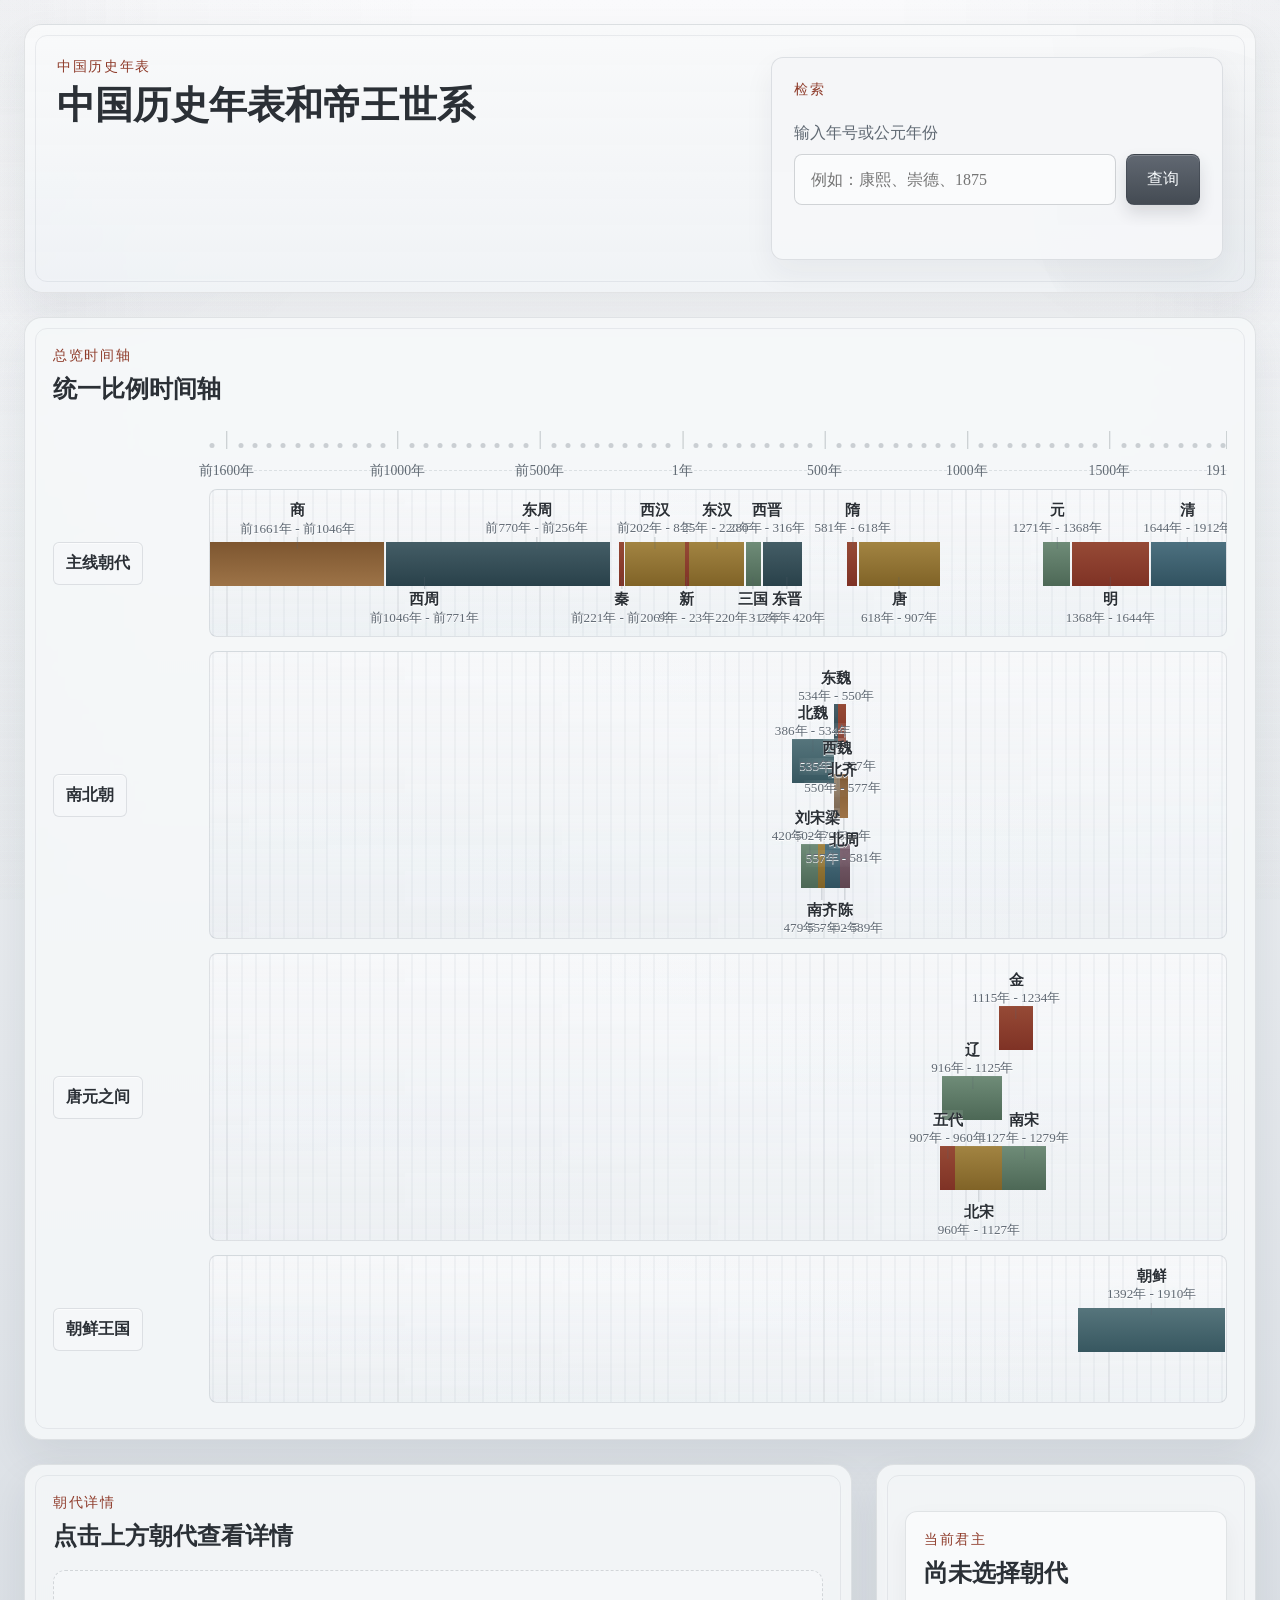
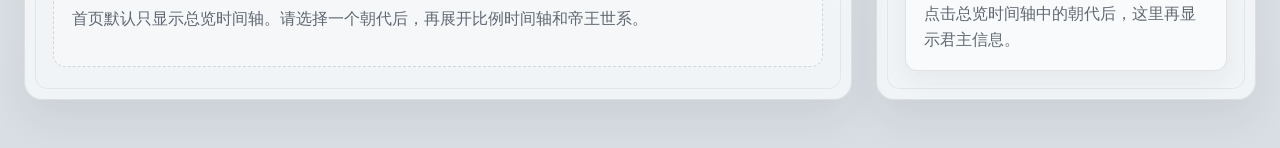
<file: history/index.html>
<!doctype html>
<html lang="zh-CN">
  <head>
    <meta charset="UTF-8" />
    <meta name="viewport" content="width=device-width, initial-scale=1.0" />
    <title>中国历史年表和帝王世系</title>
    <link rel="stylesheet" href="./src/styles.css" />
  </head>
  <body>
    <div class="page-shell">
      <header class="hero panel">
        <div class="hero-copy">
          <p class="eyebrow">中国历史年表</p>
          <h1>中国历史年表和帝王世系</h1>
        </div>
        <div class="hero-search">
          <div class="section-heading hero-search-head">
            <div>
              <p class="eyebrow">检索</p>
              <!-- <h2>按年号或公元年份反查</h2> -->
            </div>
          </div>

          <form id="searchForm" class="search-form">
            <label class="search-label" for="searchInput">输入年号或公元年份</label>
            <div class="search-row">
              <input
                id="searchInput"
                name="query"
                type="text"
                autocomplete="off"
                placeholder="例如：康熙、崇德、1875"
              />
              <button type="submit">查询</button>
            </div>
          </form>

          <div class="hero-search-body">
            <div id="searchResults" class="search-results" aria-live="polite"></div>
          </div>
        </div>
      </header>

      <main class="app-grid">
        <section class="panel overview-panel">
          <div class="section-heading">
            <div>
              <p class="eyebrow">总览时间轴</p>
              <h2>统一比例时间轴</h2>
            </div>
          </div>
          <div id="overviewTimeline" class="timeline-host" aria-live="polite"></div>
        </section>

        <aside class="panel search-panel">
          <div class="section-heading">
            <div>
              <!-- <p class="eyebrow">详情</p> -->
              <!-- <h2>当前皇帝</h2> -->
            </div>
          </div>
          <div id="selectedRulerPanel" class="selected-ruler-panel" aria-live="polite"></div>
        </aside>

        <section class="panel detail-panel" id="detailPanel" aria-live="polite"></section>
      </main>
    </div>

    <script src="./src/data/overview.js"></script>
    <script src="./src/data/shang.js"></script>
    <script src="./src/data/zhou.js"></script>
    <script src="./src/data/qin-xin.js"></script>
    <script src="./src/data/three-kingdoms.js"></script>
    <script src="./src/data/han.js"></script>
    <script src="./src/data/jin-dynasties.js"></script>
    <script src="./src/data/southern-northern-dynasties.js"></script>
    <script src="./src/data/sui-tang.js"></script>
    <script src="./src/data/five-dynasties.js"></script>
    <script src="./src/data/liao.js"></script>
    <script src="./src/data/song.js"></script>
    <script src="./src/data/jin.js"></script>
    <script src="./src/data/joseon.js"></script>
    <script src="./src/data/qing.js"></script>
    <script src="./src/data/ming.js"></script>
    <script src="./src/data/yuan.js"></script>
    <script src="./src/main.js"></script>
  </body>
</html>
</file>
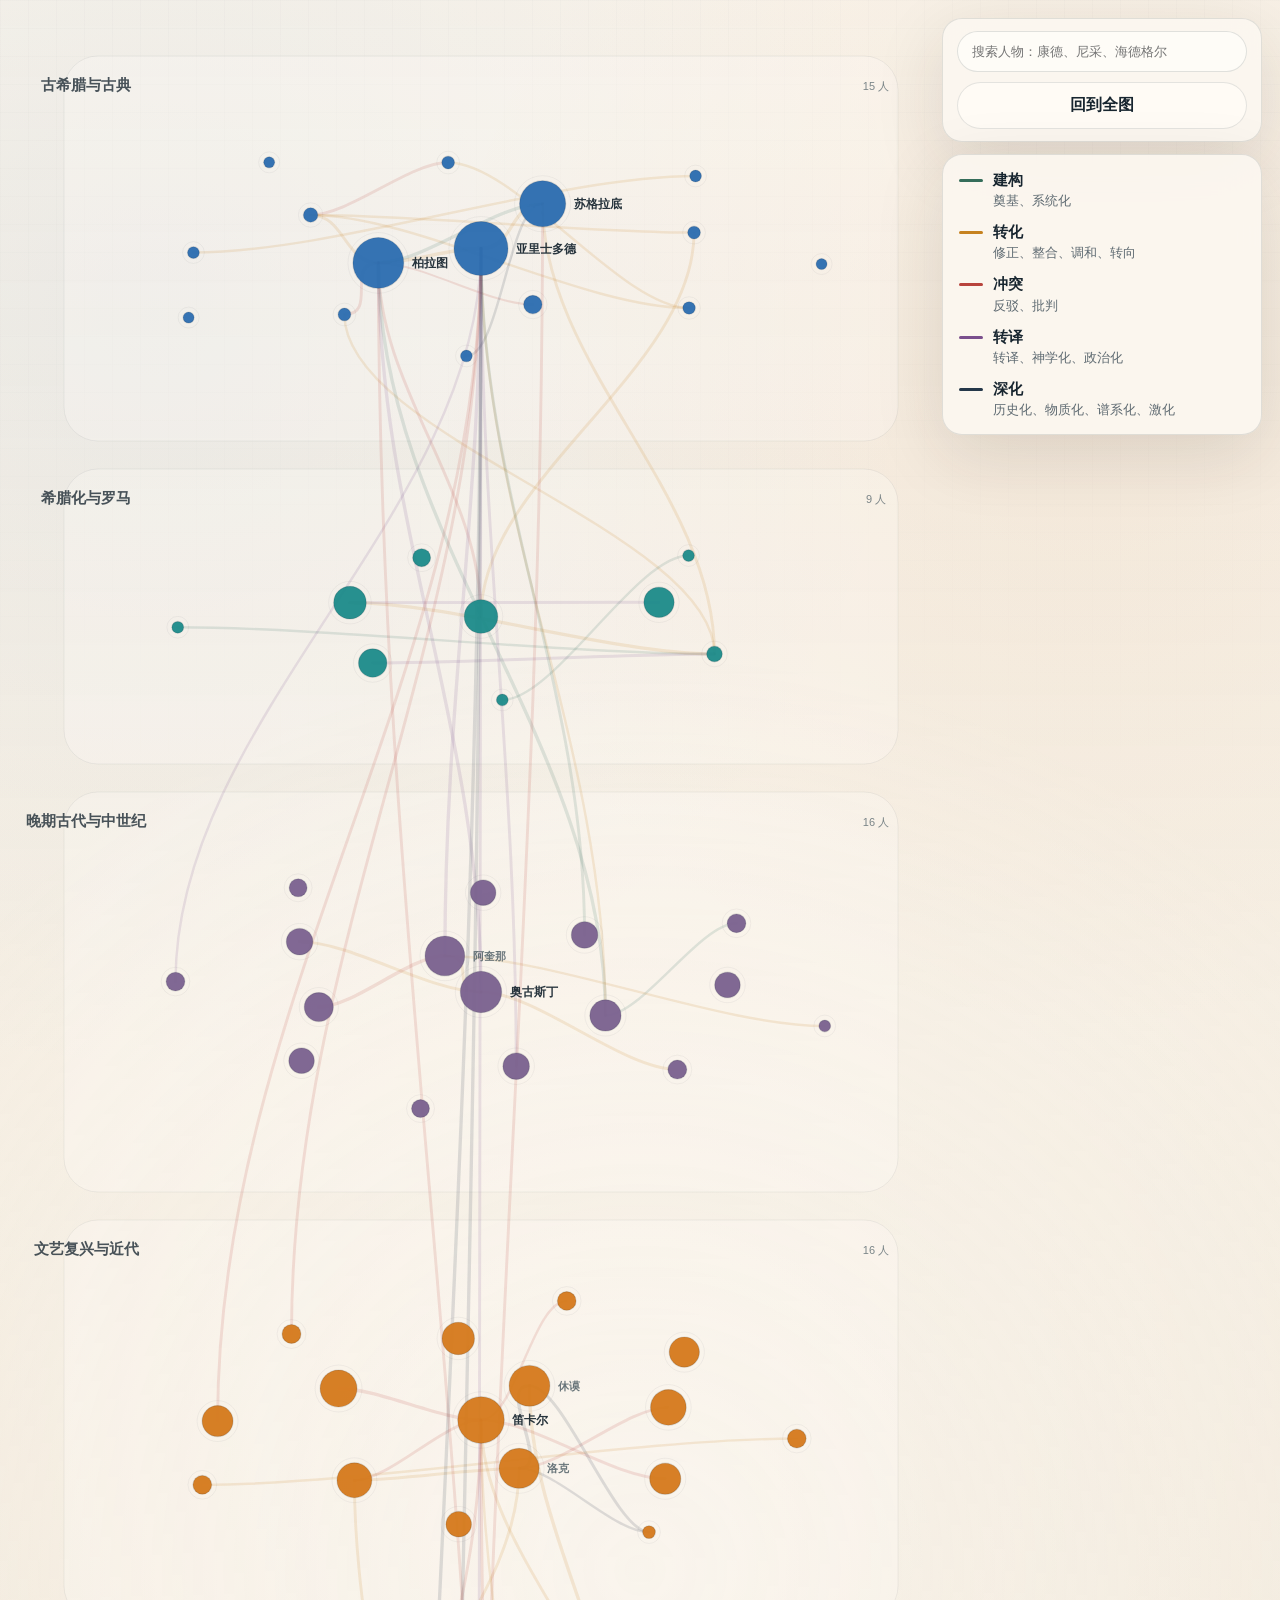
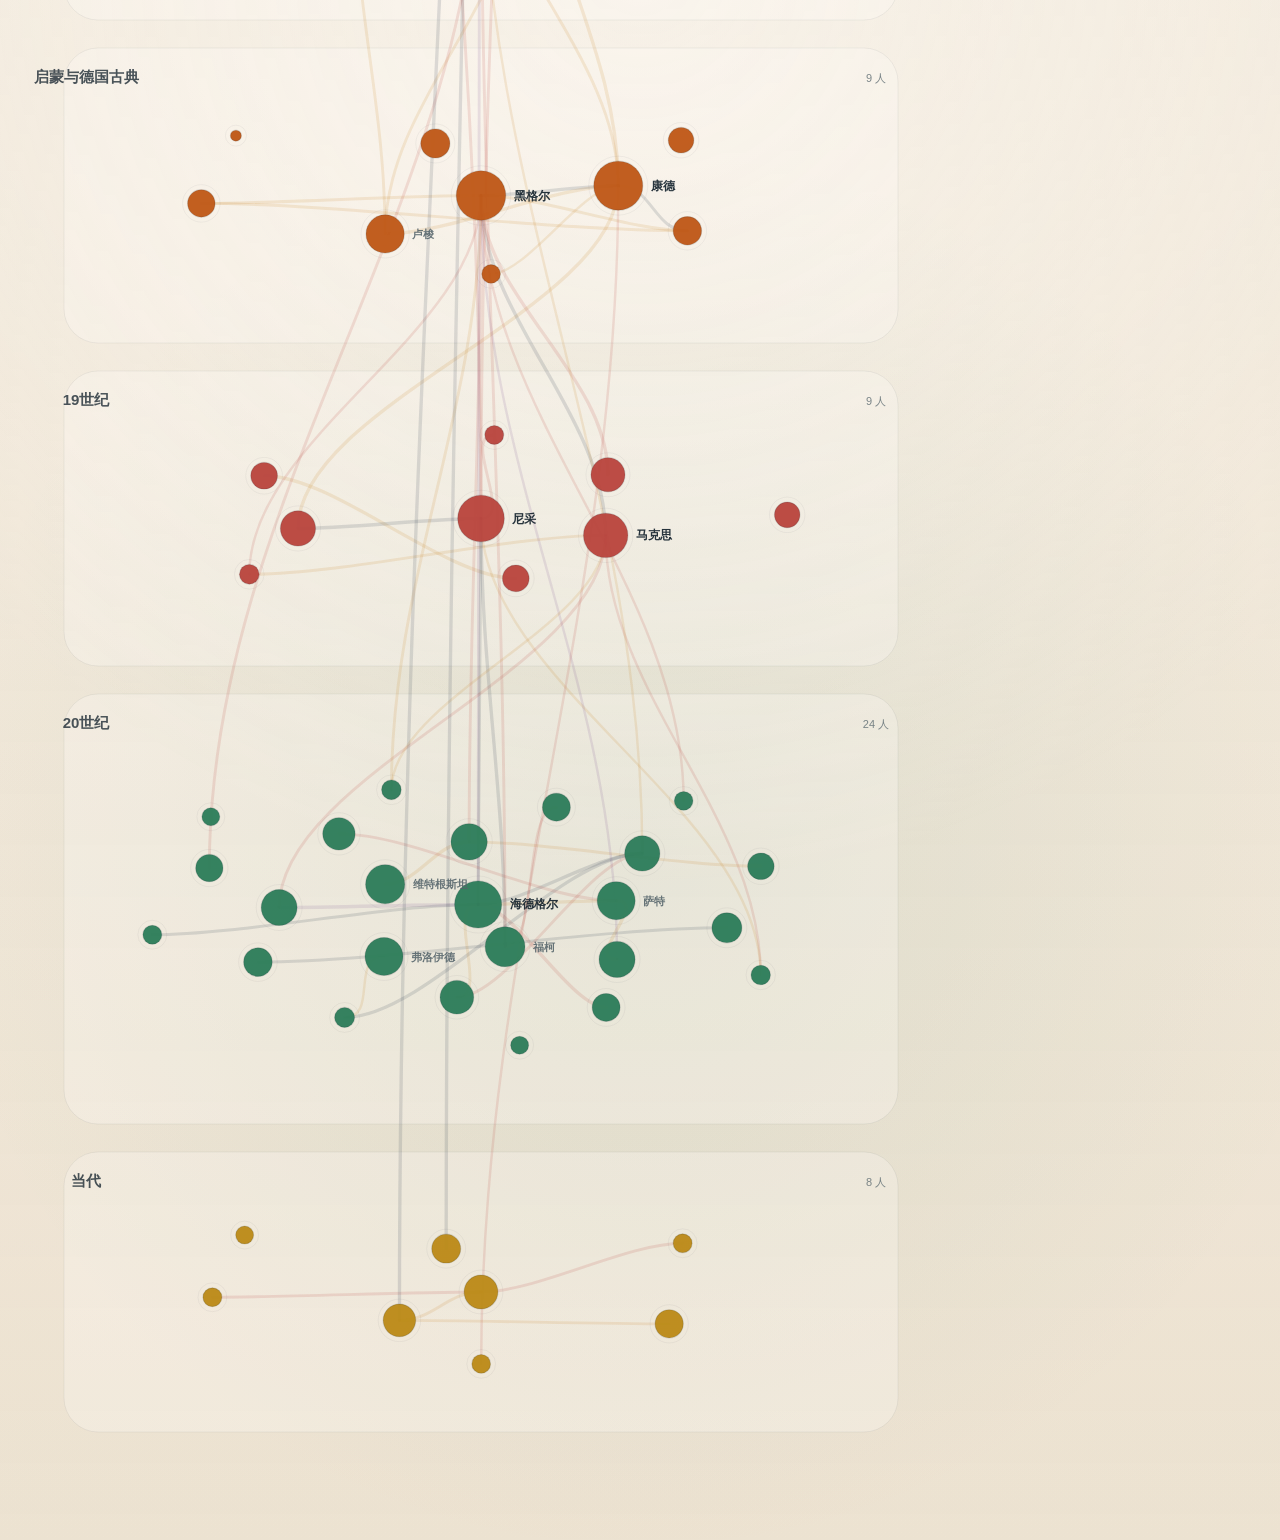
<file: ph/index.html>
<!doctype html>
<html lang="zh-CN">
  <head>
    <meta charset="UTF-8" />
    <meta name="viewport" content="width=device-width, initial-scale=1.0" />
    <title>西方哲学思想星图</title>
    <link rel="stylesheet" href="./styles.css" />
  </head>
  <body>
    <main class="atlas">
      <section class="stage">
        <svg id="graph-svg" class="graph-svg" aria-label="西方哲学人物关系大图"></svg>

        <aside id="ui-rail" class="ui-rail">
          <div class="search-block">
            <div class="search-row">
              <input
                id="search-input"
                class="search-input"
                type="search"
                autocomplete="off"
                placeholder="搜索人物：康德、尼采、海德格尔"
              />
              <button id="reset-view" class="ghost-btn">回到全图</button>
            </div>
          </div>

          <aside id="detail-panel" class="detail-panel" hidden></aside>

          <section id="legend-card" class="legend-card"></section>
        </aside>

        <div id="hover-card" class="hover-card" hidden></div>
      </section>
    </main>

    <script src="./data/philosophy-data.js"></script>
    <script src="./data/philosophy-core-ideas.js"></script>
    <script src="./app.js"></script>
  </body>
</html>
</file>
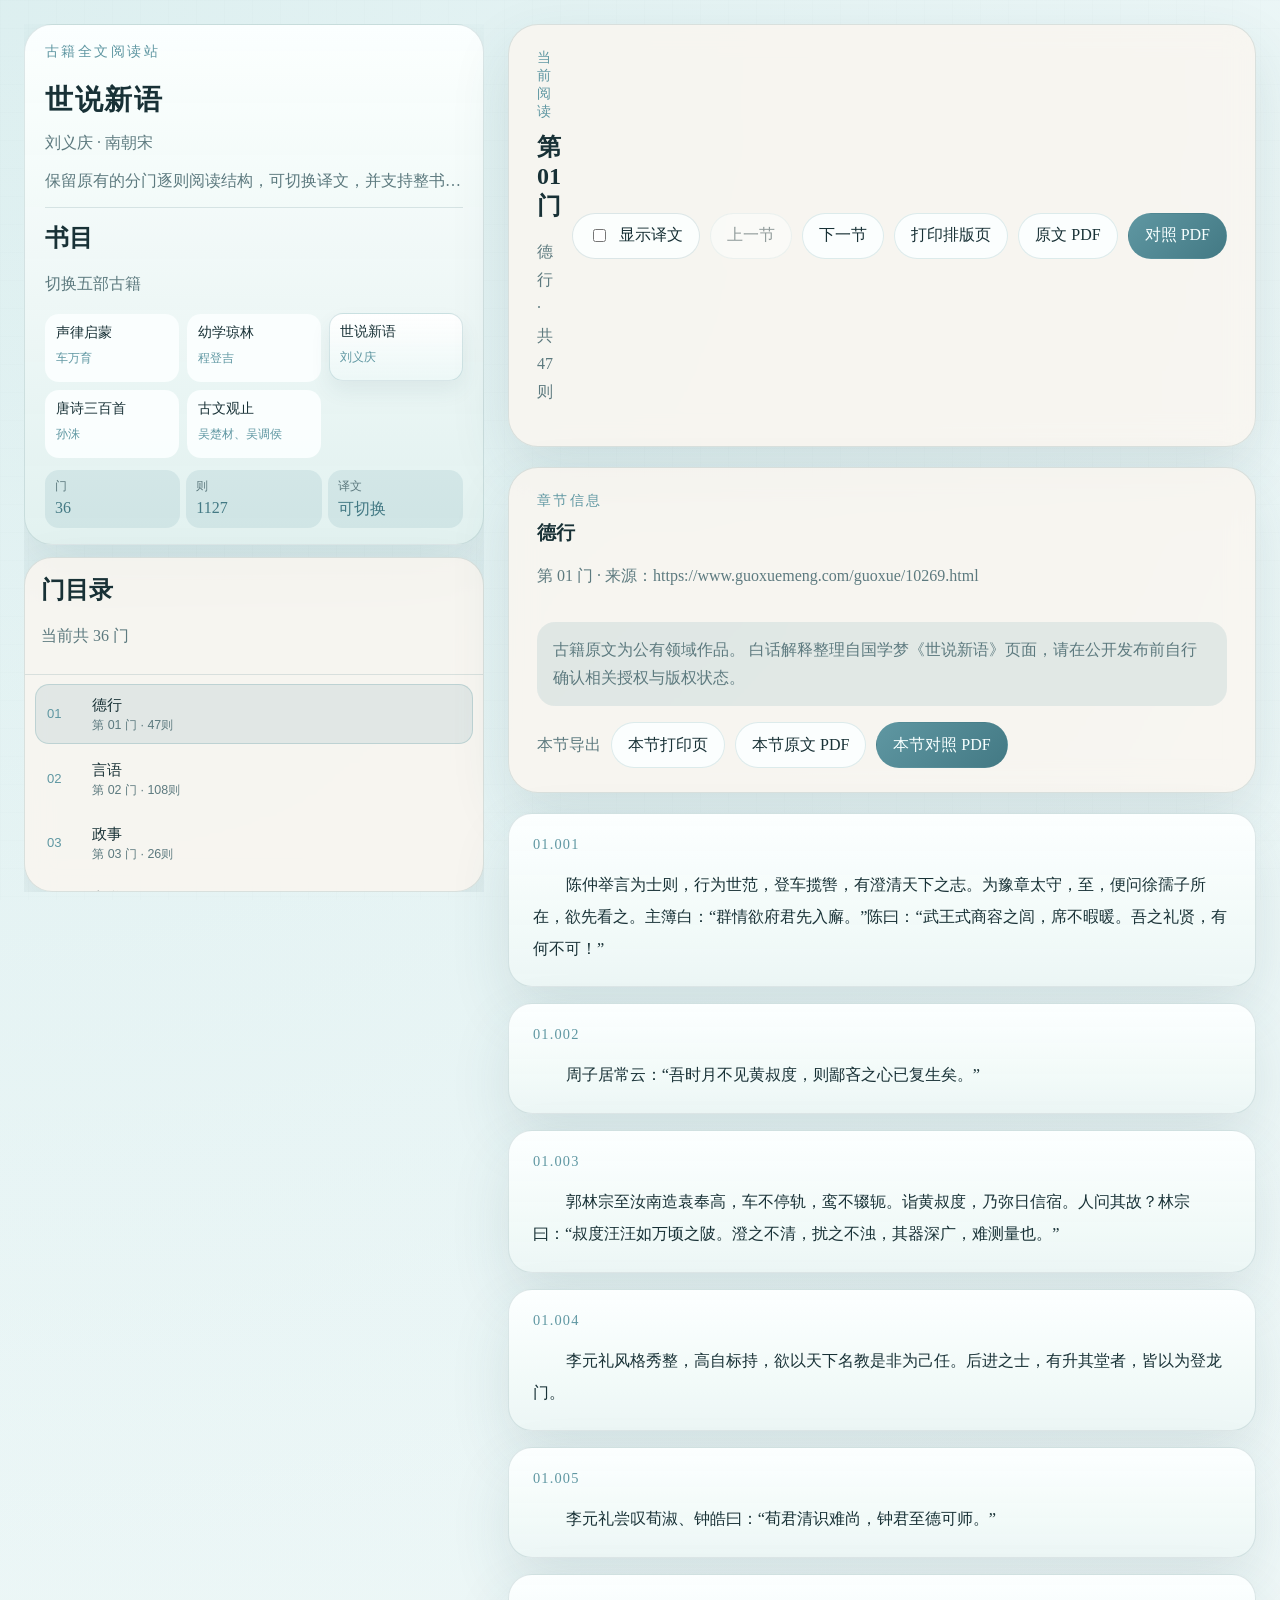
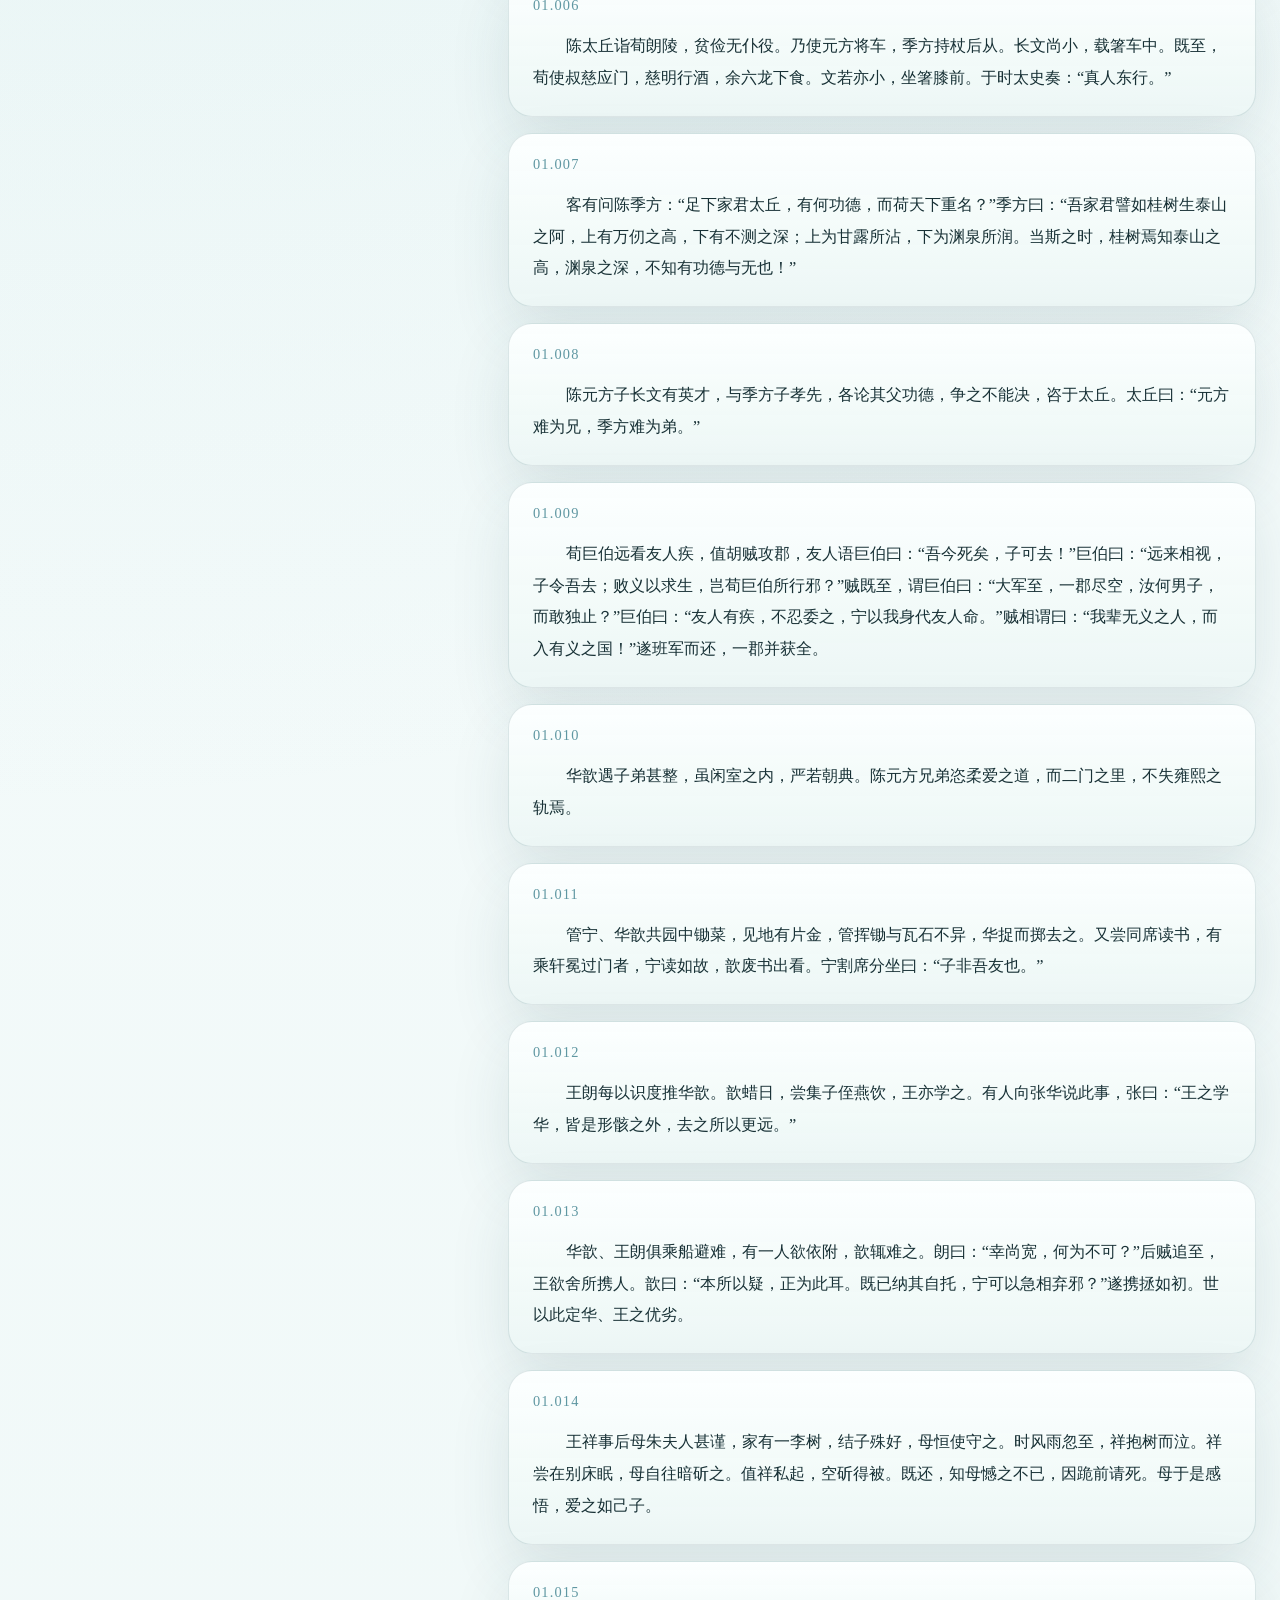
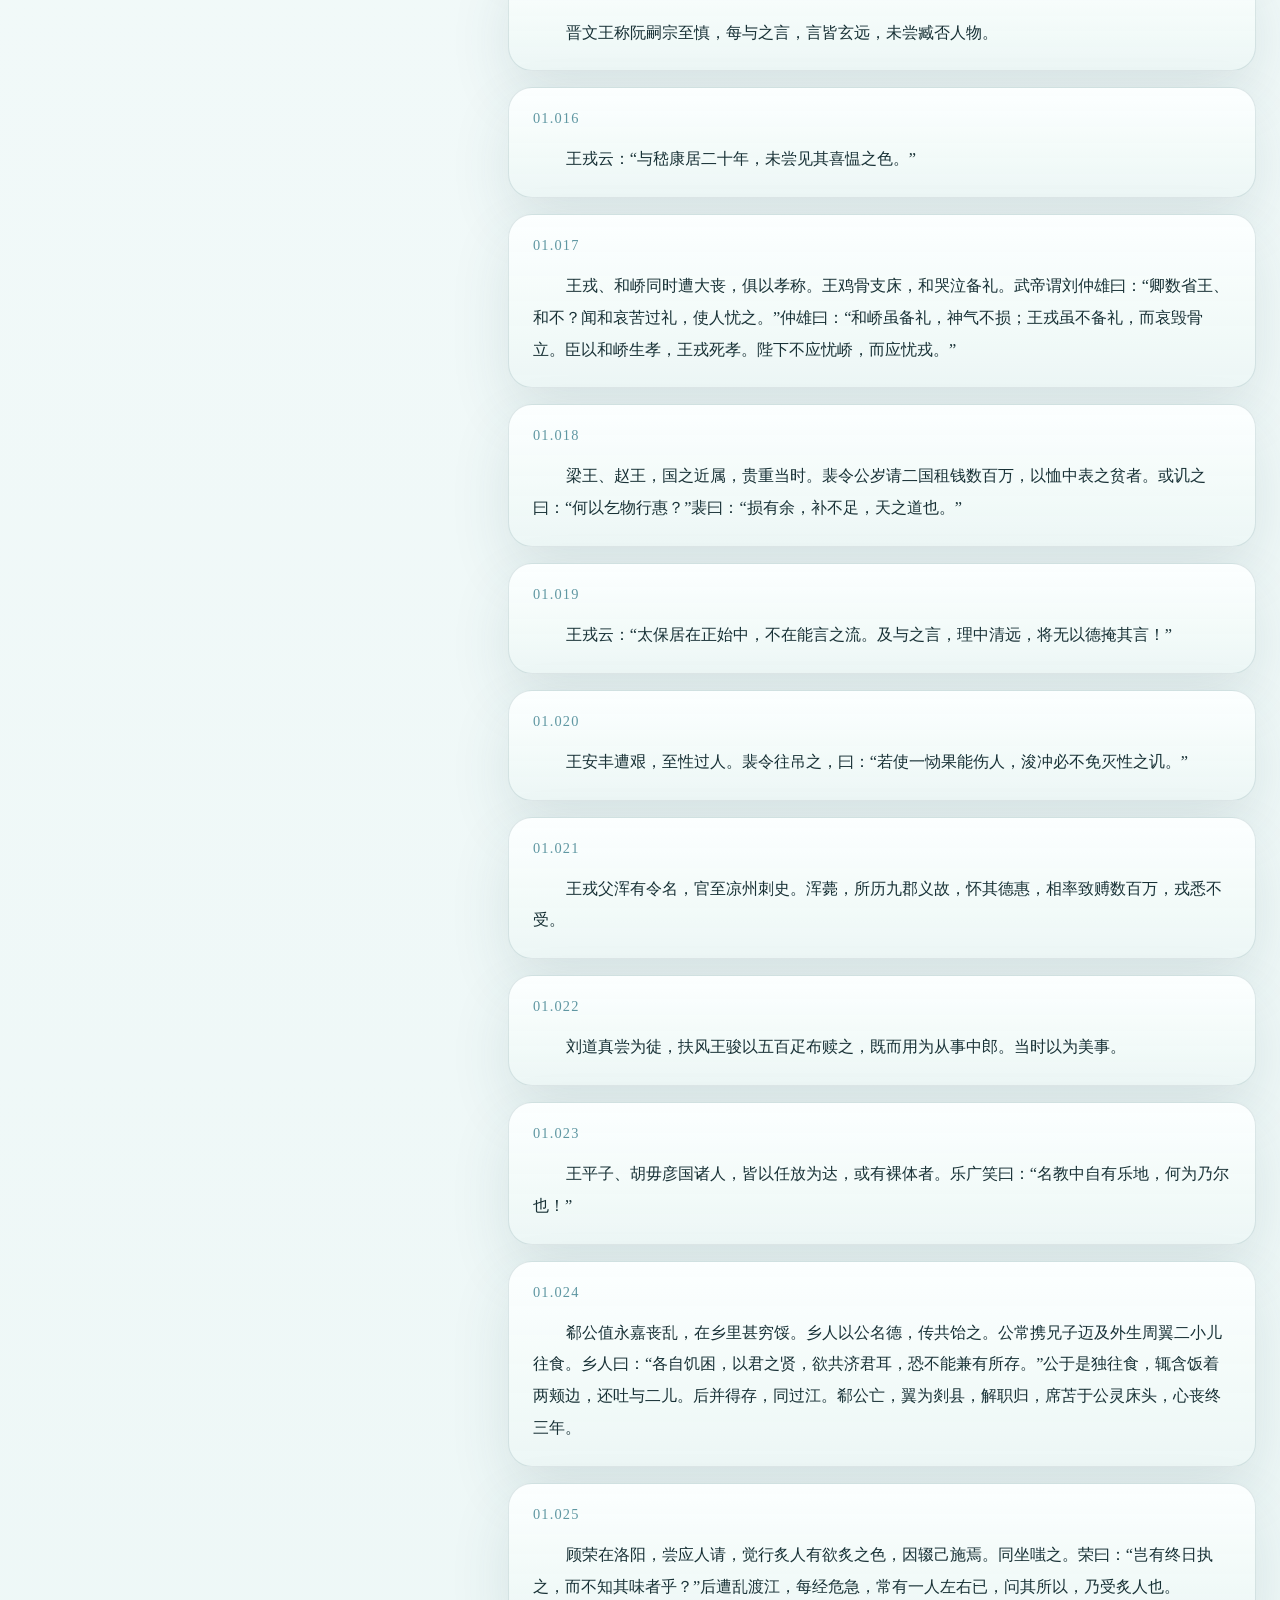
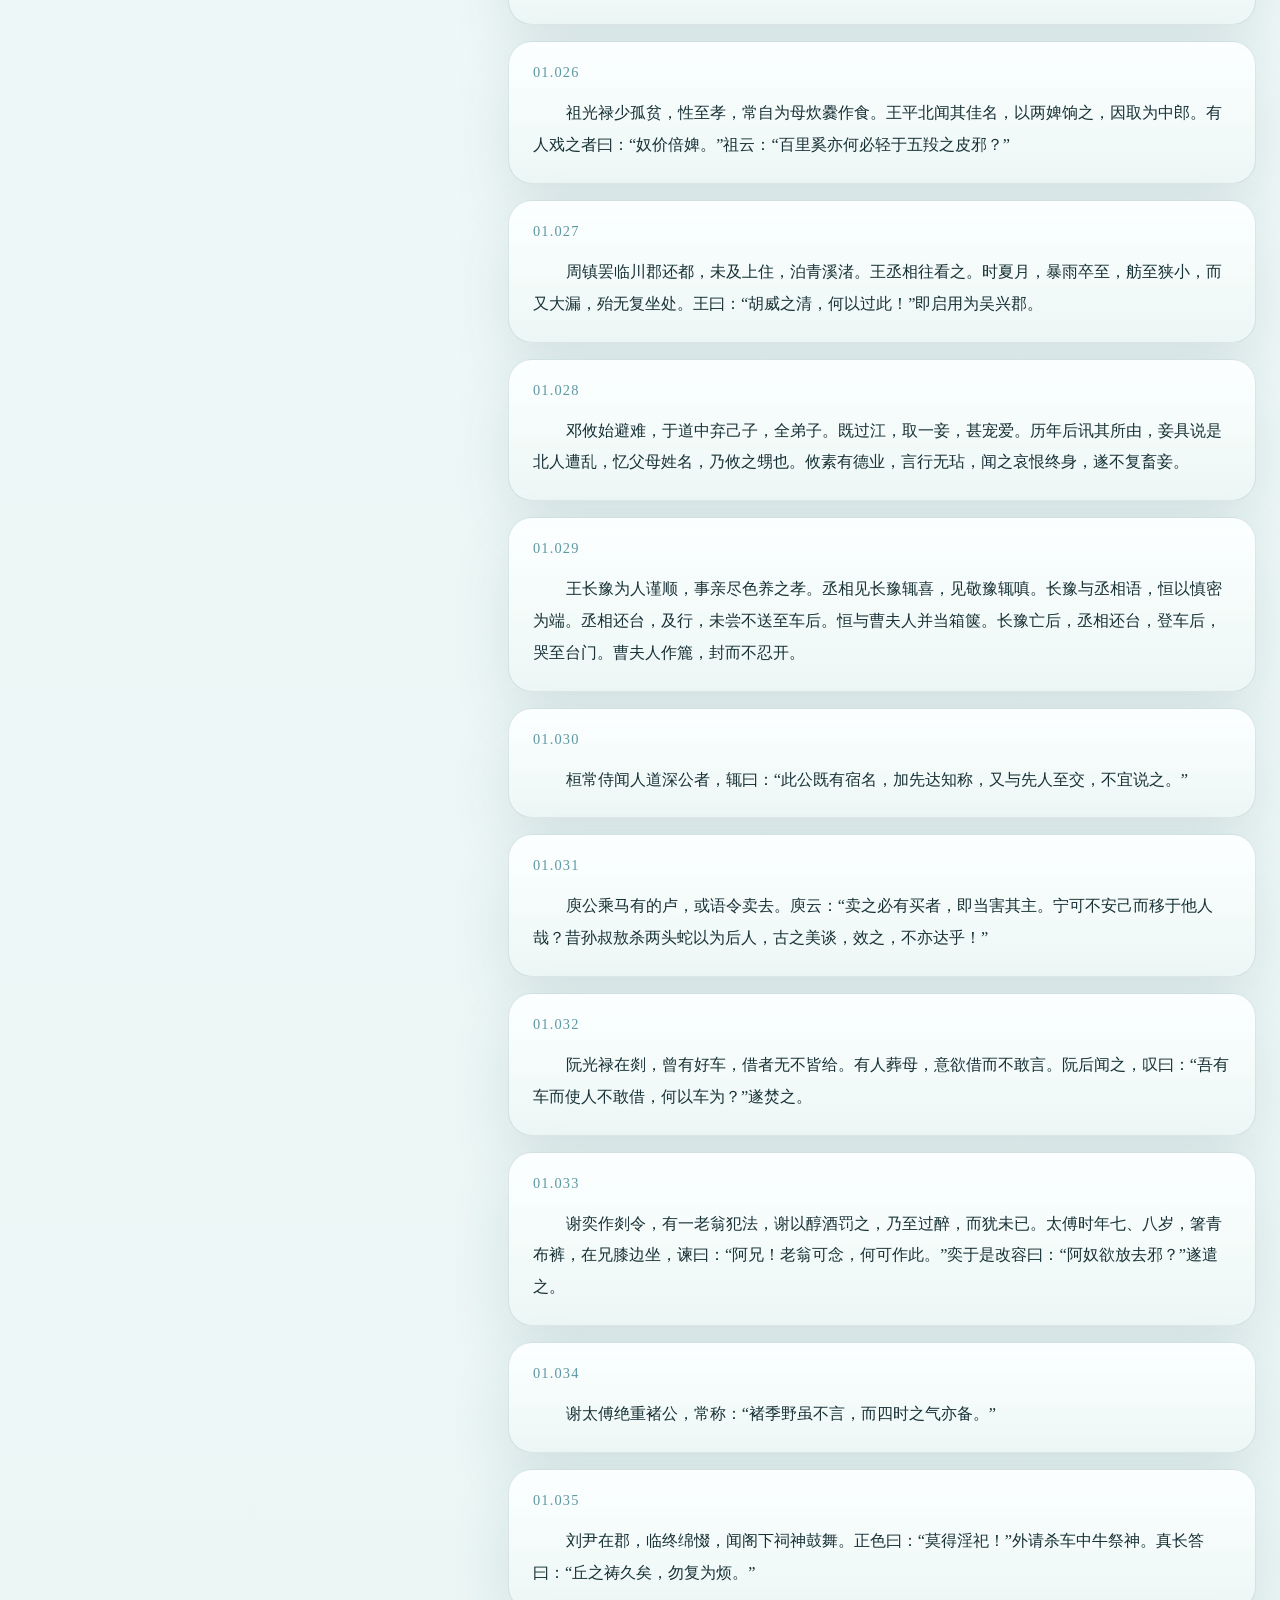
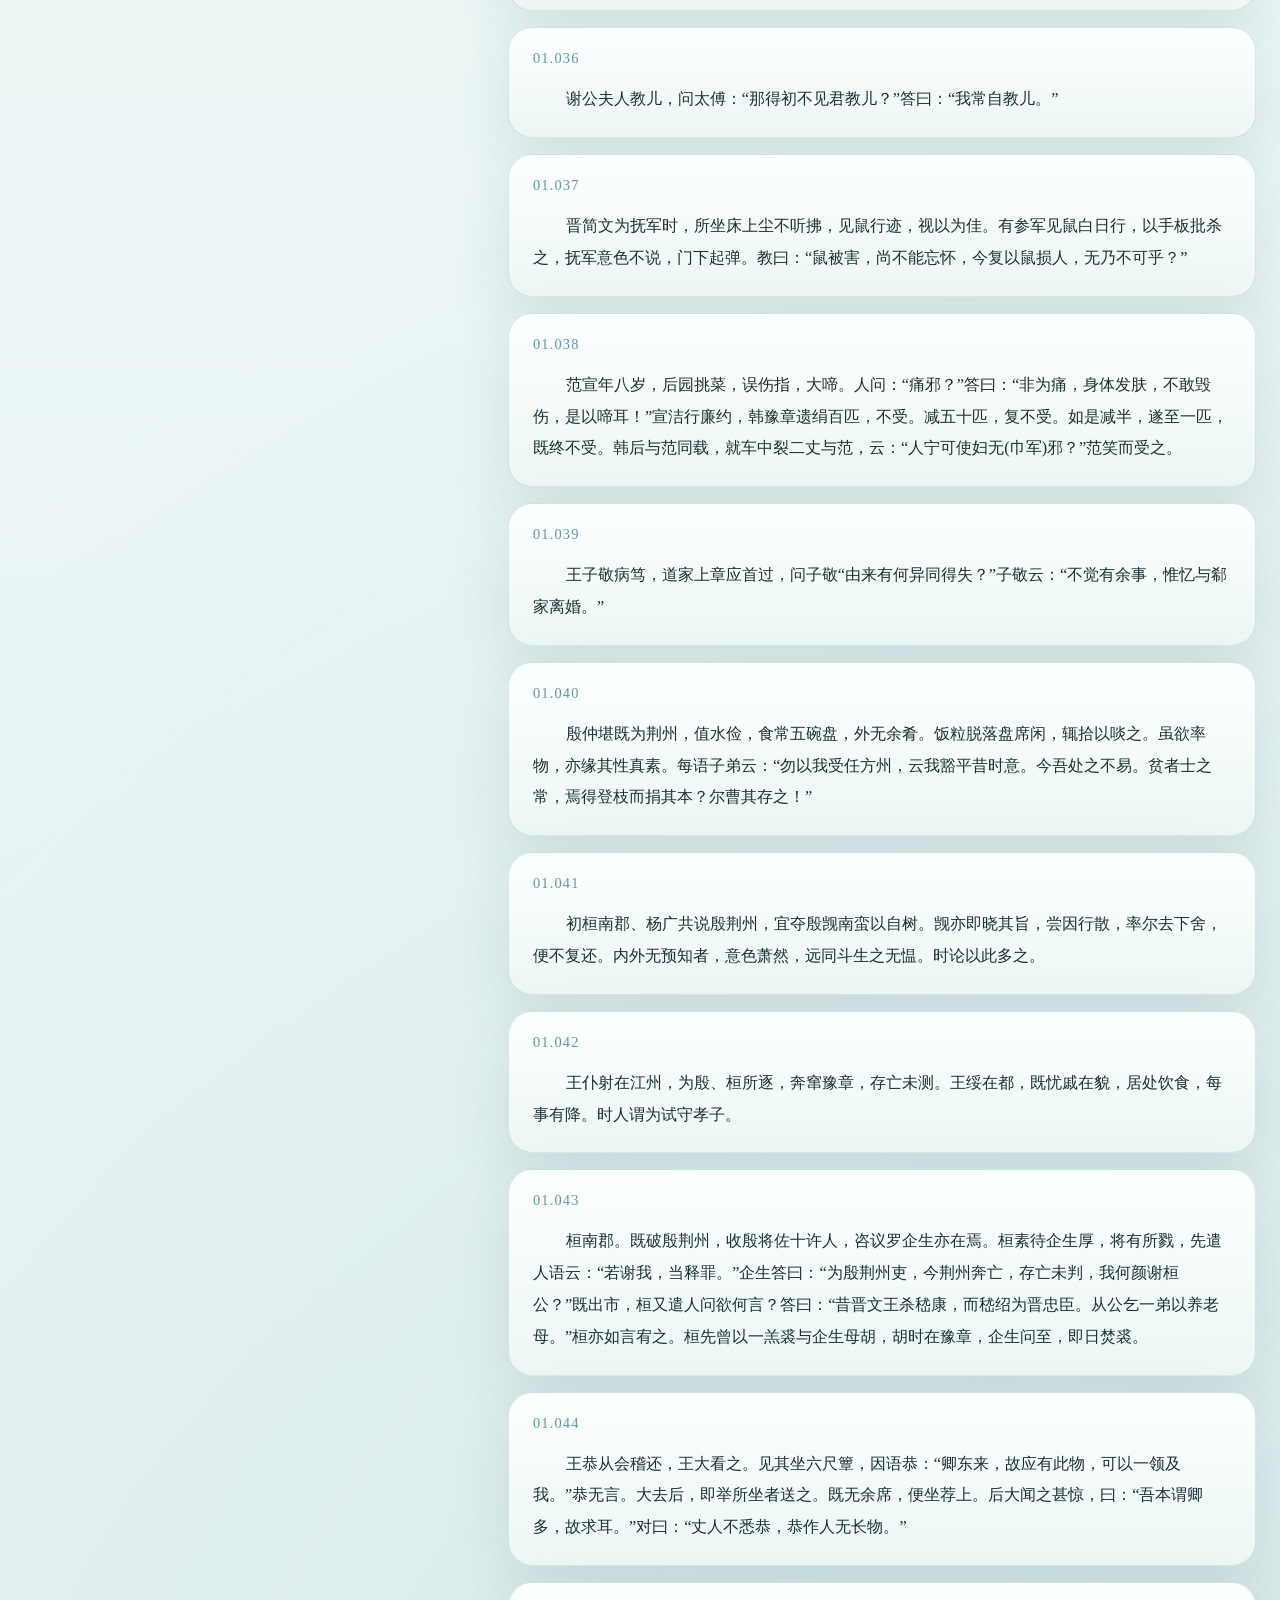
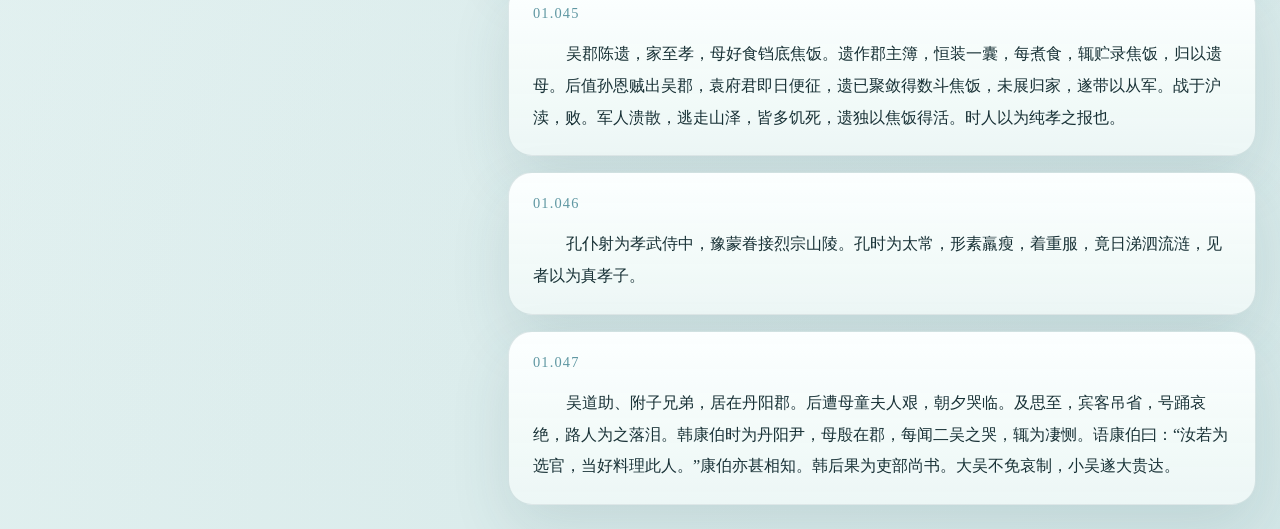
<file: Chinese1/classics.html>
<!doctype html>
<html lang="zh-CN">
  <head>
    <meta charset="utf-8" />
    <meta name="viewport" content="width=device-width, initial-scale=1" />
    <title>古籍全文阅读站</title>
    <meta
      name="description"
      content="集中阅读《声律启蒙》《幼学琼林》《世说新语》《唐诗三百首》《古文观止》的静态站点。"
    />
    <link rel="stylesheet" href="./assets/styles.css" />
  </head>
  <body>
    <div class="site-shell">
      <aside class="sidebar">
        <div class="brand-panel">
          <p class="eyebrow">古籍全文阅读站</p>
          <h1 id="bookTitle"></h1>
          <p class="book-meta" id="bookMeta"></p>
          <p class="brand-copy" id="siteDescription"></p>

          <div class="book-switcher-wrap">
            <div class="book-switcher-header">
              <h2>书目</h2>
              <p>切换五部古籍</p>
            </div>
            <div class="book-switcher" id="bookList"></div>
          </div>

          <dl class="stats">
            <div>
              <dt id="sectionStatLabel"></dt>
              <dd id="sectionCount"></dd>
            </div>
            <div>
              <dt id="entryStatLabel"></dt>
              <dd id="entryCount"></dd>
            </div>
            <div>
              <dt>译文</dt>
              <dd id="translationState"></dd>
            </div>
          </dl>
        </div>

        <nav class="toc-panel">
          <div class="toc-header">
            <h2 id="tocHeading">目录</h2>
            <p id="tocMeta"></p>
          </div>
          <div class="toc-list" id="tocList"></div>
        </nav>
      </aside>

      <main class="content">
        <header class="toolbar">
          <div class="toolbar-copy">
            <p class="eyebrow">当前阅读</p>
            <h2 id="sectionHeading"></h2>
            <p id="sectionMeta"></p>
          </div>

          <div class="toolbar-actions">
            <label class="toggle" id="translationToggleWrap">
              <input type="checkbox" id="translationToggle" />
              <span id="translationToggleLabel">显示译文</span>
            </label>
            <button class="ghost-button" id="prevSection" type="button">上一节</button>
            <button class="ghost-button" id="nextSection" type="button">下一节</button>
            <a class="ghost-button" id="printPageLink" href="./print.html">打印排版页</a>
            <a class="ghost-button" id="fullOriginalPdfLink" href="./output/pdf/shishuoxinyu-print-original-only.pdf">原文 PDF</a>
            <a class="accent-button" id="fullTranslationPdfLink" href="./output/pdf/shishuoxinyu-print-with-translation.pdf">对照 PDF</a>
          </div>
        </header>

        <section class="section-card">
          <div class="section-intro">
            <p class="eyebrow">章节信息</p>
            <h3 id="sectionTitle"></h3>
            <p id="sectionSource"></p>
          </div>
          <div class="notice" id="sourceNotice"></div>

          <div class="preface-card" id="prefaceCard" hidden>
            <p class="preface-label">原序</p>
            <h4 id="prefaceTitle"></h4>
            <div class="preface-content" id="prefaceContent"></div>
          </div>

          <div class="section-actions">
            <span class="section-actions-label">本节导出</span>
            <a class="ghost-button" id="sectionPrintLink" href="./print.html">本节打印页</a>
            <a class="ghost-button" id="sectionOriginalPdfLink" href="./output/pdf/sections/shishuoxinyu/chapter-01-original-only.pdf">本节原文 PDF</a>
            <a class="accent-button" id="sectionTranslationPdfLink" href="./output/pdf/sections/shishuoxinyu/chapter-01-with-translation.pdf">本节对照 PDF</a>
          </div>
        </section>

        <section class="entries" id="entries"></section>
      </main>
    </div>

    <template id="entryTemplate">
      <article class="entry-card">
        <header class="entry-head">
          <div class="entry-head-main">
            <span class="entry-index"></span>
            <h4 class="entry-title"></h4>
          </div>
          <p class="entry-meta"></p>
        </header>
        <div class="entry-original-group"></div>
        <div class="entry-translation-wrap">
          <div class="entry-translation-group"></div>
        </div>
      </article>
    </template>

    <script src="./assets/data.js"></script>
    <script src="./assets/app.js"></script>
  </body>
</html>
</file>
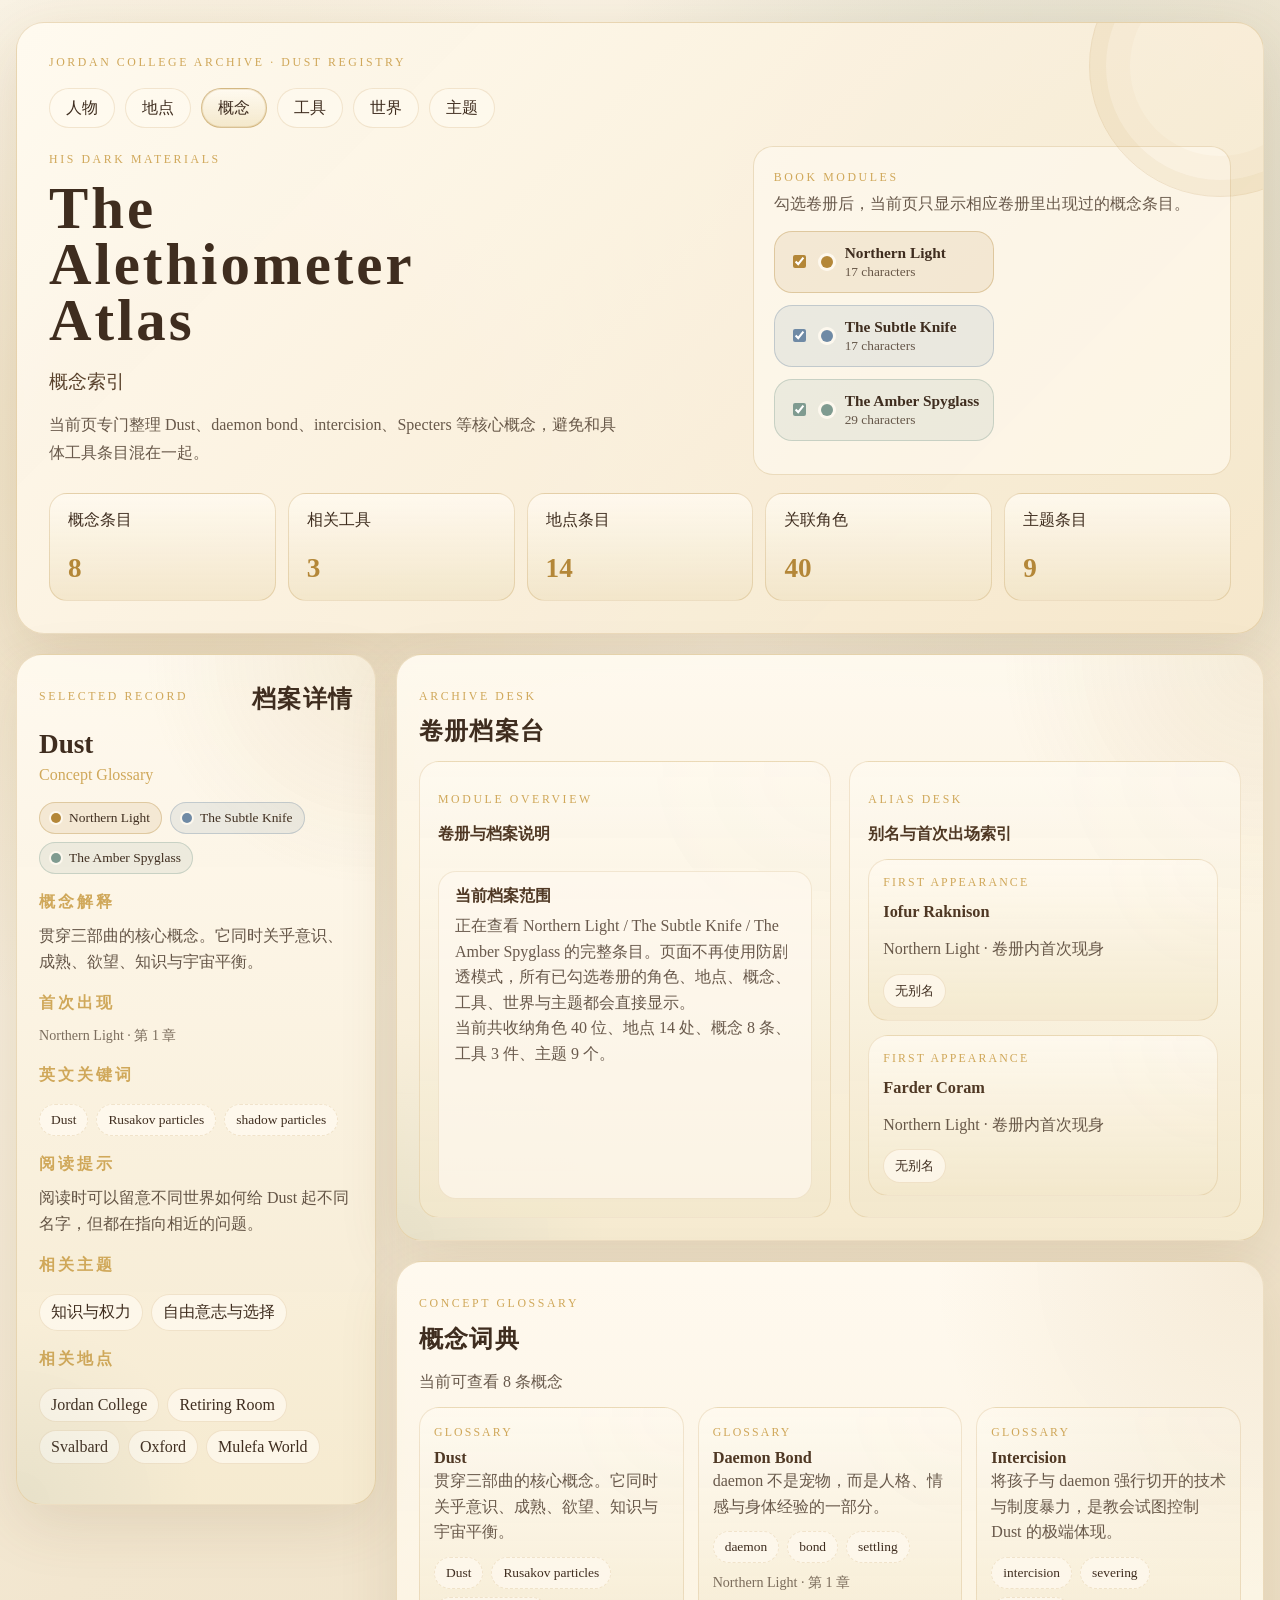
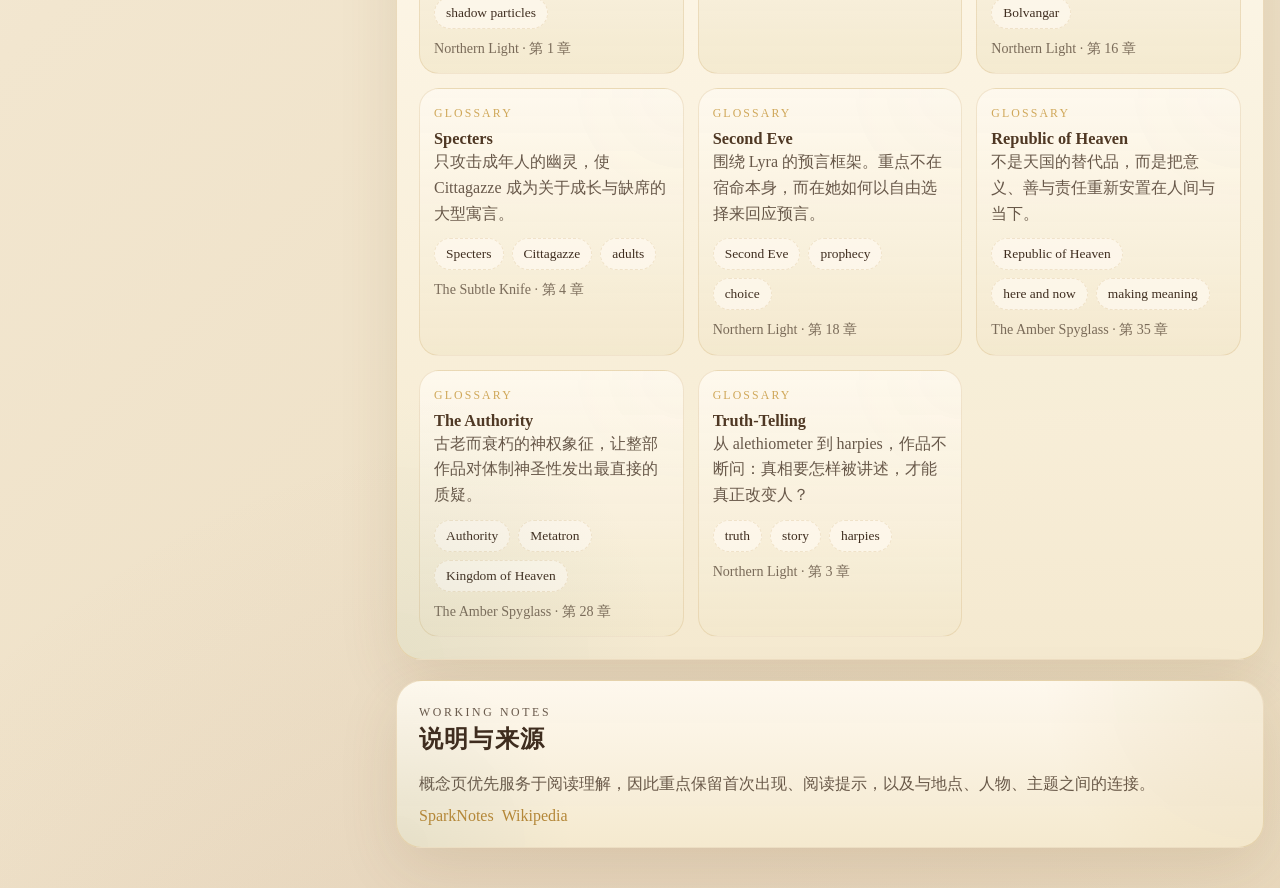
<file: dark/concepts.html>
<!DOCTYPE html>
<html lang="zh-CN">
  <head>
    <meta charset="UTF-8" />
    <meta name="viewport" content="width=device-width, initial-scale=1.0" />
    <title>The Alethiometer Atlas · 概念</title>
    <link rel="stylesheet" href="./static/styles.css" />
  </head>
  <body data-page="concepts">
    <div class="page-shell">
      <header class="hero">
        <div class="hero__badge">Jordan College Archive · Dust Registry</div>
        <nav class="site-tabs" aria-label="站点栏目">
          <a class="site-tab" href="./hdm.html">人物</a>
          <a class="site-tab" href="./places.html">地点</a>
          <a class="site-tab is-current" href="./concepts.html">概念</a>
          <a class="site-tab" href="./tools.html">工具</a>
          <a class="site-tab" href="./worlds.html">世界</a>
          <a class="site-tab" href="./themes.html">主题</a>
        </nav>
        <div class="hero__copy">
          <div class="hero__intro">
            <p class="eyebrow">His Dark Materials</p>
            <h1>The Alethiometer Atlas</h1>
            <p class="hero__subtitle">概念索引</p>
            <p class="hero__description">当前页专门整理 Dust、daemon bond、intercision、Specters 等核心概念，避免和具体工具条目混在一起。</p>
          </div>
          <div class="module-bar">
            <div class="module-bar__copy">
              <span class="panel__eyebrow">Book Modules</span>
              <p>勾选卷册后，当前页只显示相应卷册里出现过的概念条目。</p>
            </div>
            <div class="module-pills" id="module-picker"></div>
          </div>
        </div>
        <div class="hero__stats" id="hero-stats"></div>
      </header>

      <main class="layout">
        <aside class="panel detail-panel" id="detail-panel">
          <div class="panel__header">
            <p class="panel__eyebrow">Selected Record</p>
            <h2>档案详情</h2>
          </div>
          <div id="detail-content"></div>
        </aside>

        <section class="content-stack">
          <section class="panel panel--wide reading-panel">
            <div class="section-head">
              <div>
                <p class="panel__eyebrow">Archive Desk</p>
                <h2>卷册档案台</h2>
              </div>
            </div>
            <div class="reading-layout reading-layout--compact">
              <div class="inset-panel">
                <p class="panel__eyebrow">Module Overview</p>
                <h3>卷册与档案说明</h3>
                <div class="reading-summary" id="reading-summary"></div>
              </div>
              <div class="inset-panel">
                <p class="panel__eyebrow">Alias Desk</p>
                <h3>别名与首次出场索引</h3>
                <div class="mini-card-grid" id="alias-index"></div>
              </div>
            </div>
          </section>

          <section class="panel panel--wide">
            <div class="section-head">
              <div>
                <p class="panel__eyebrow">Concept Glossary</p>
                <h2>概念词典</h2>
              </div>
            </div>
            <div class="catalog-meta">
              <p id="concept-count"></p>
            </div>
            <div class="mini-card-grid" id="concept-grid"></div>
          </section>

          <section class="panel panel--wide sources-panel">
            <div class="section-head">
              <div>
                <p class="panel__eyebrow">Working Notes</p>
                <h2>说明与来源</h2>
              </div>
            </div>
            <p>概念页优先服务于阅读理解，因此重点保留首次出现、阅读提示，以及与地点、人物、主题之间的连接。</p>
            <div class="legend source-links">
              <a href="https://www.sparknotes.com/lit/hisdarkmaterials/" target="_blank" rel="noreferrer">SparkNotes</a>
              <a href="https://en.wikipedia.org/wiki/His_Dark_Materials" target="_blank" rel="noreferrer">Wikipedia</a>
            </div>
          </section>
        </section>
      </main>
    </div>

    <script src="./static/hdm-data.js"></script>
    <script src="./static/book-modules.js"></script>
    <script src="./static/reading-guide.js"></script>
    <script src="./static/app.js" defer></script>
  </body>
</html>
</file>
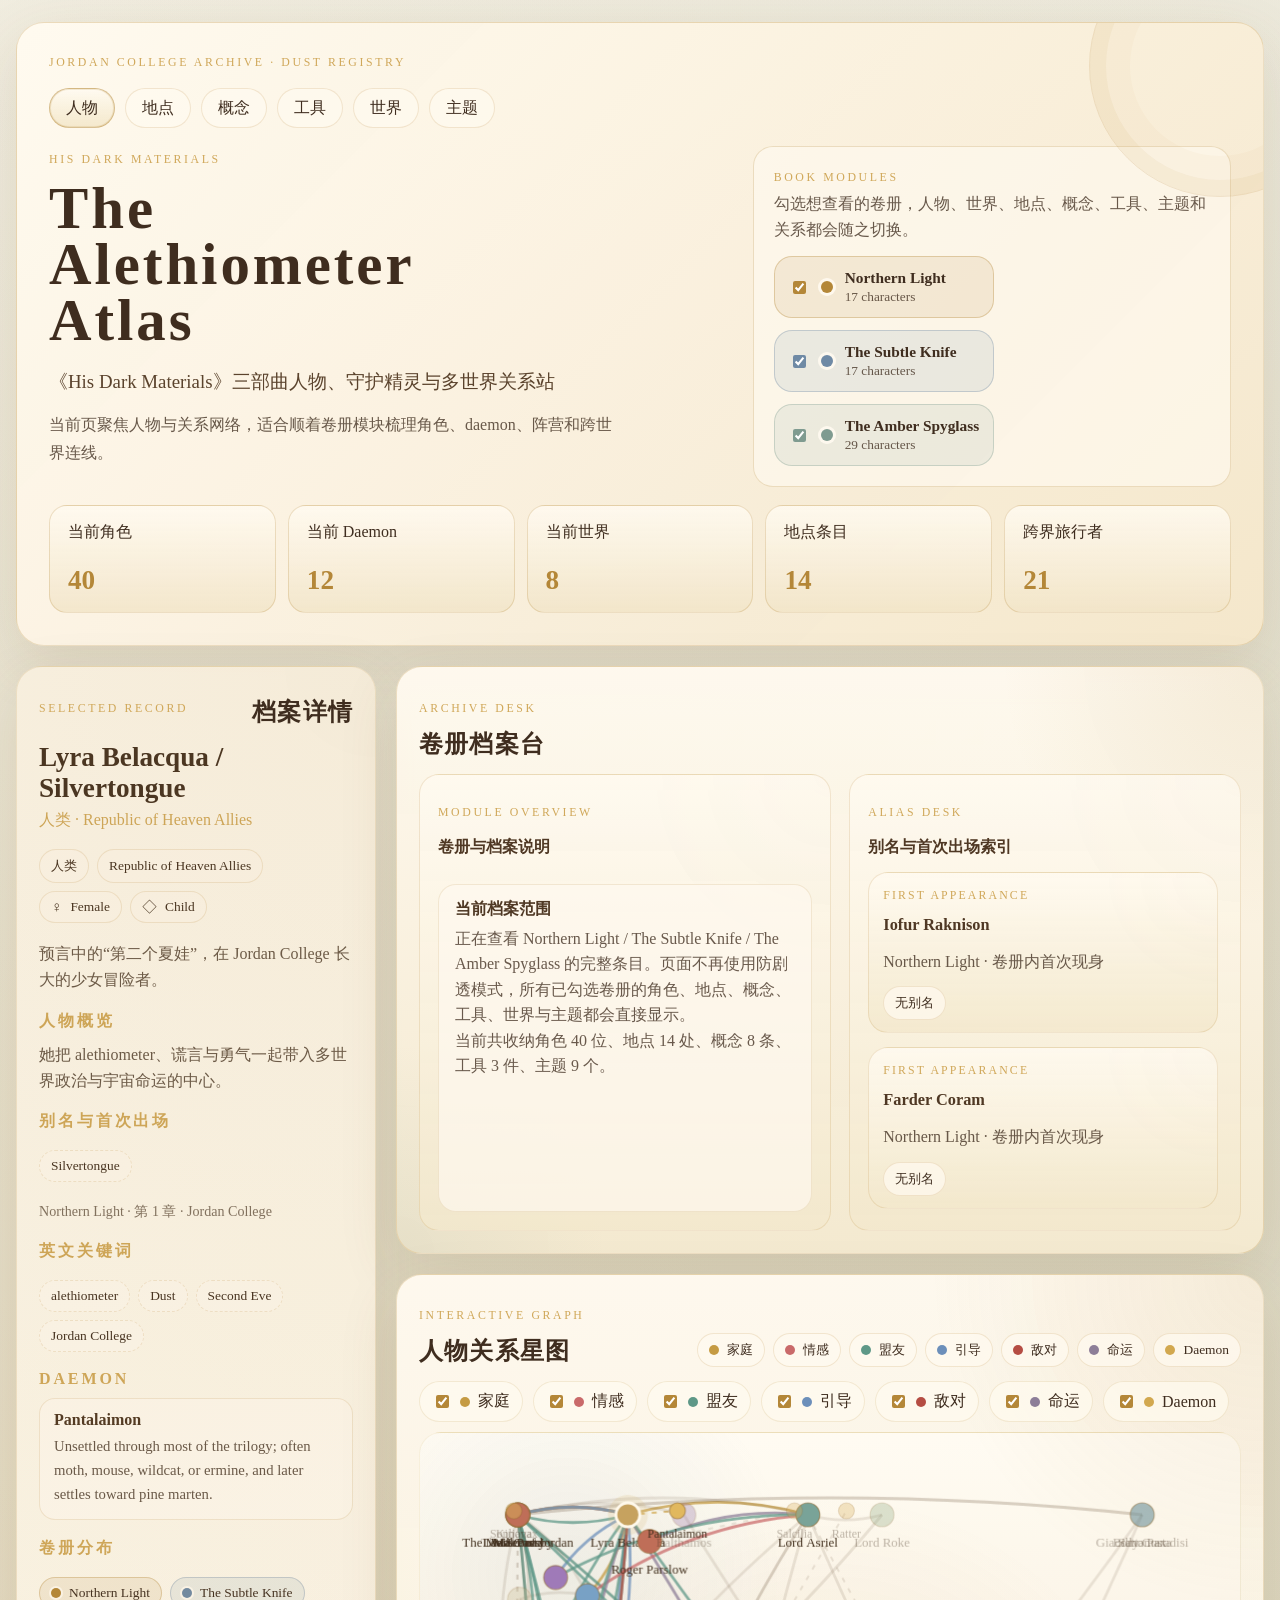
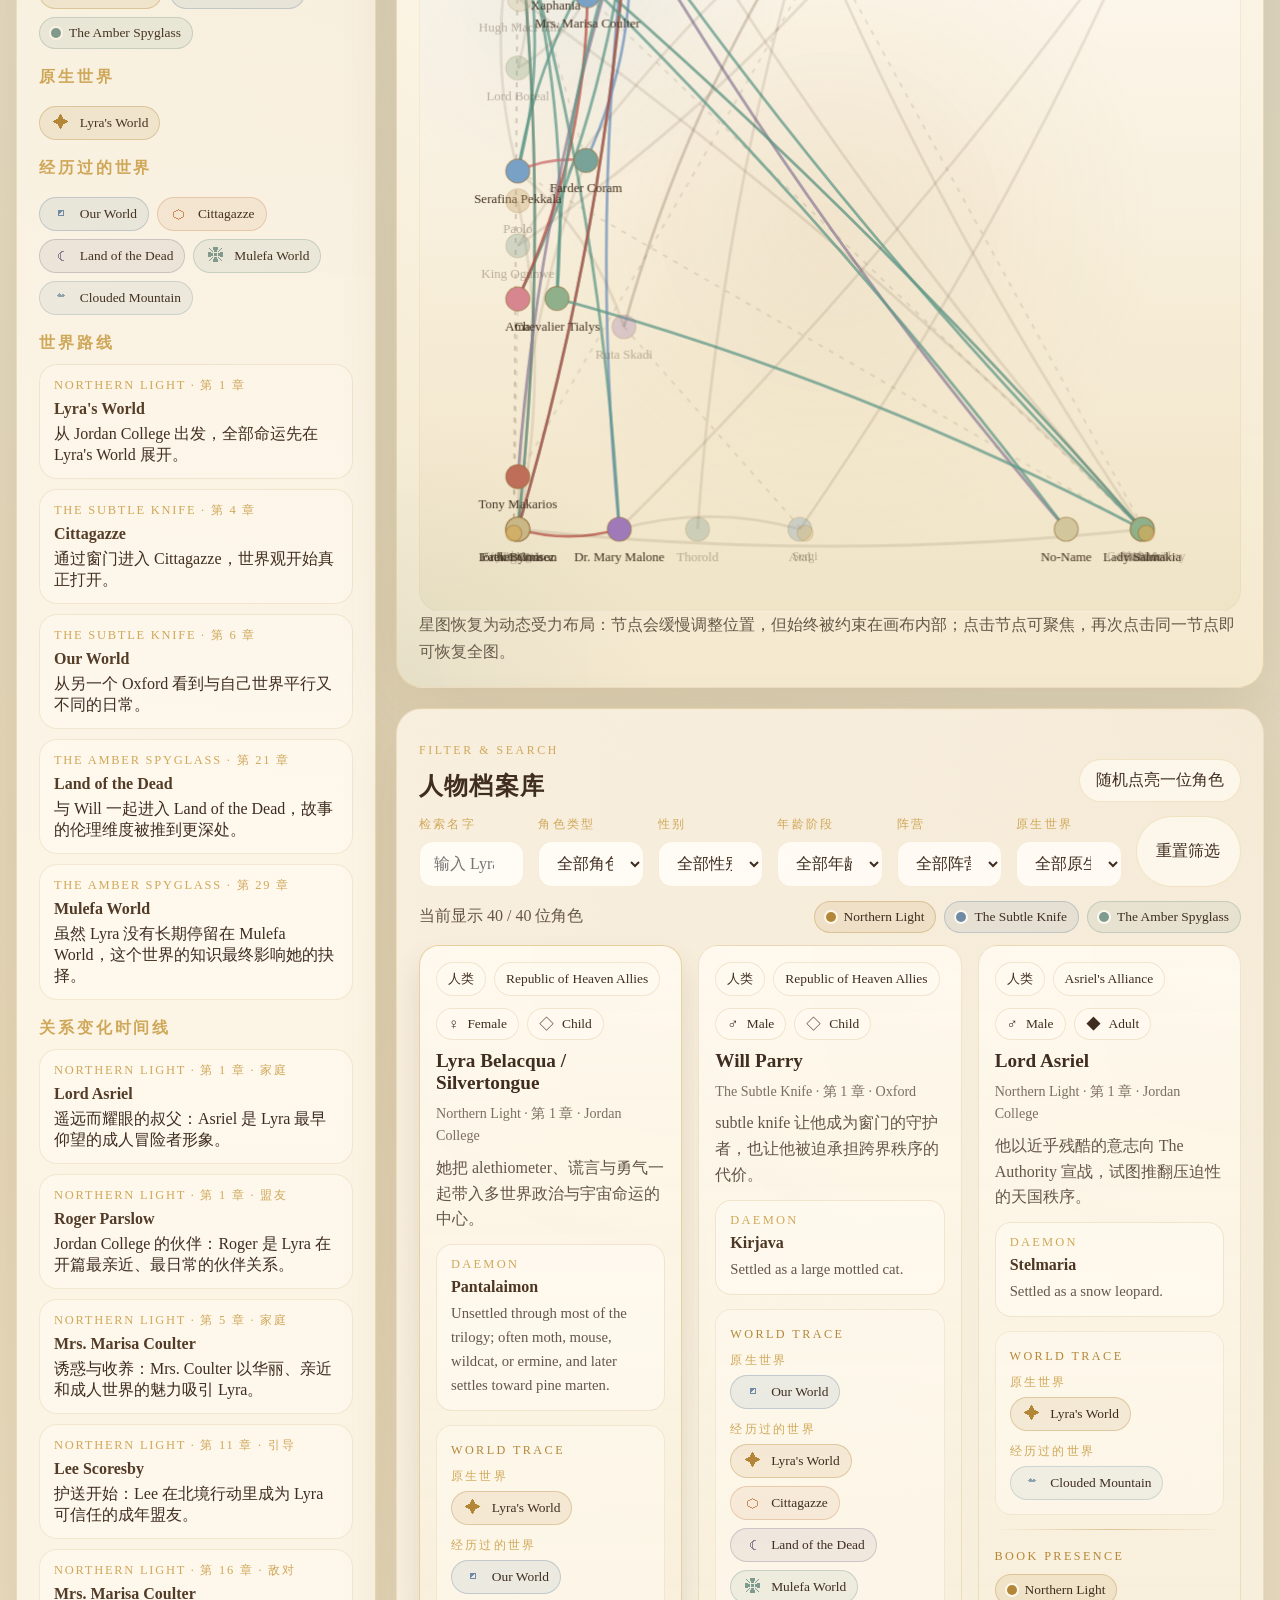
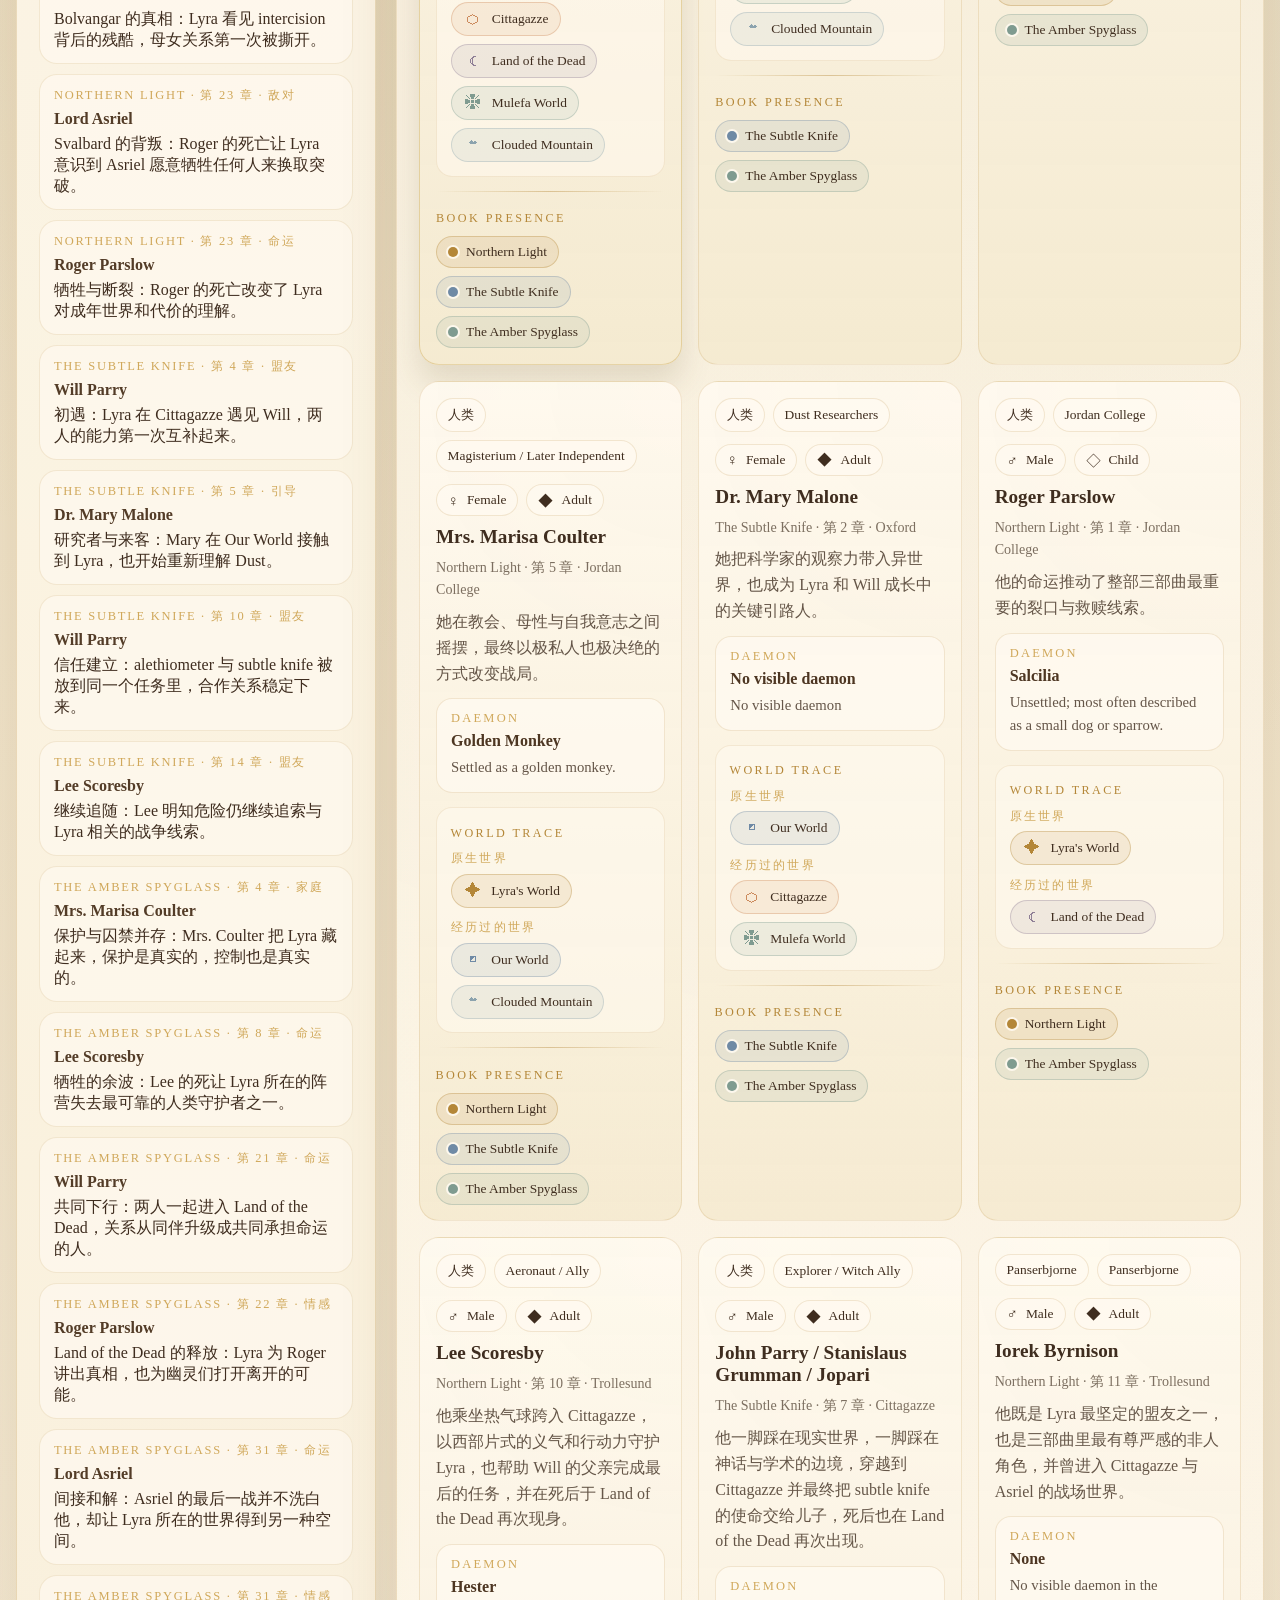
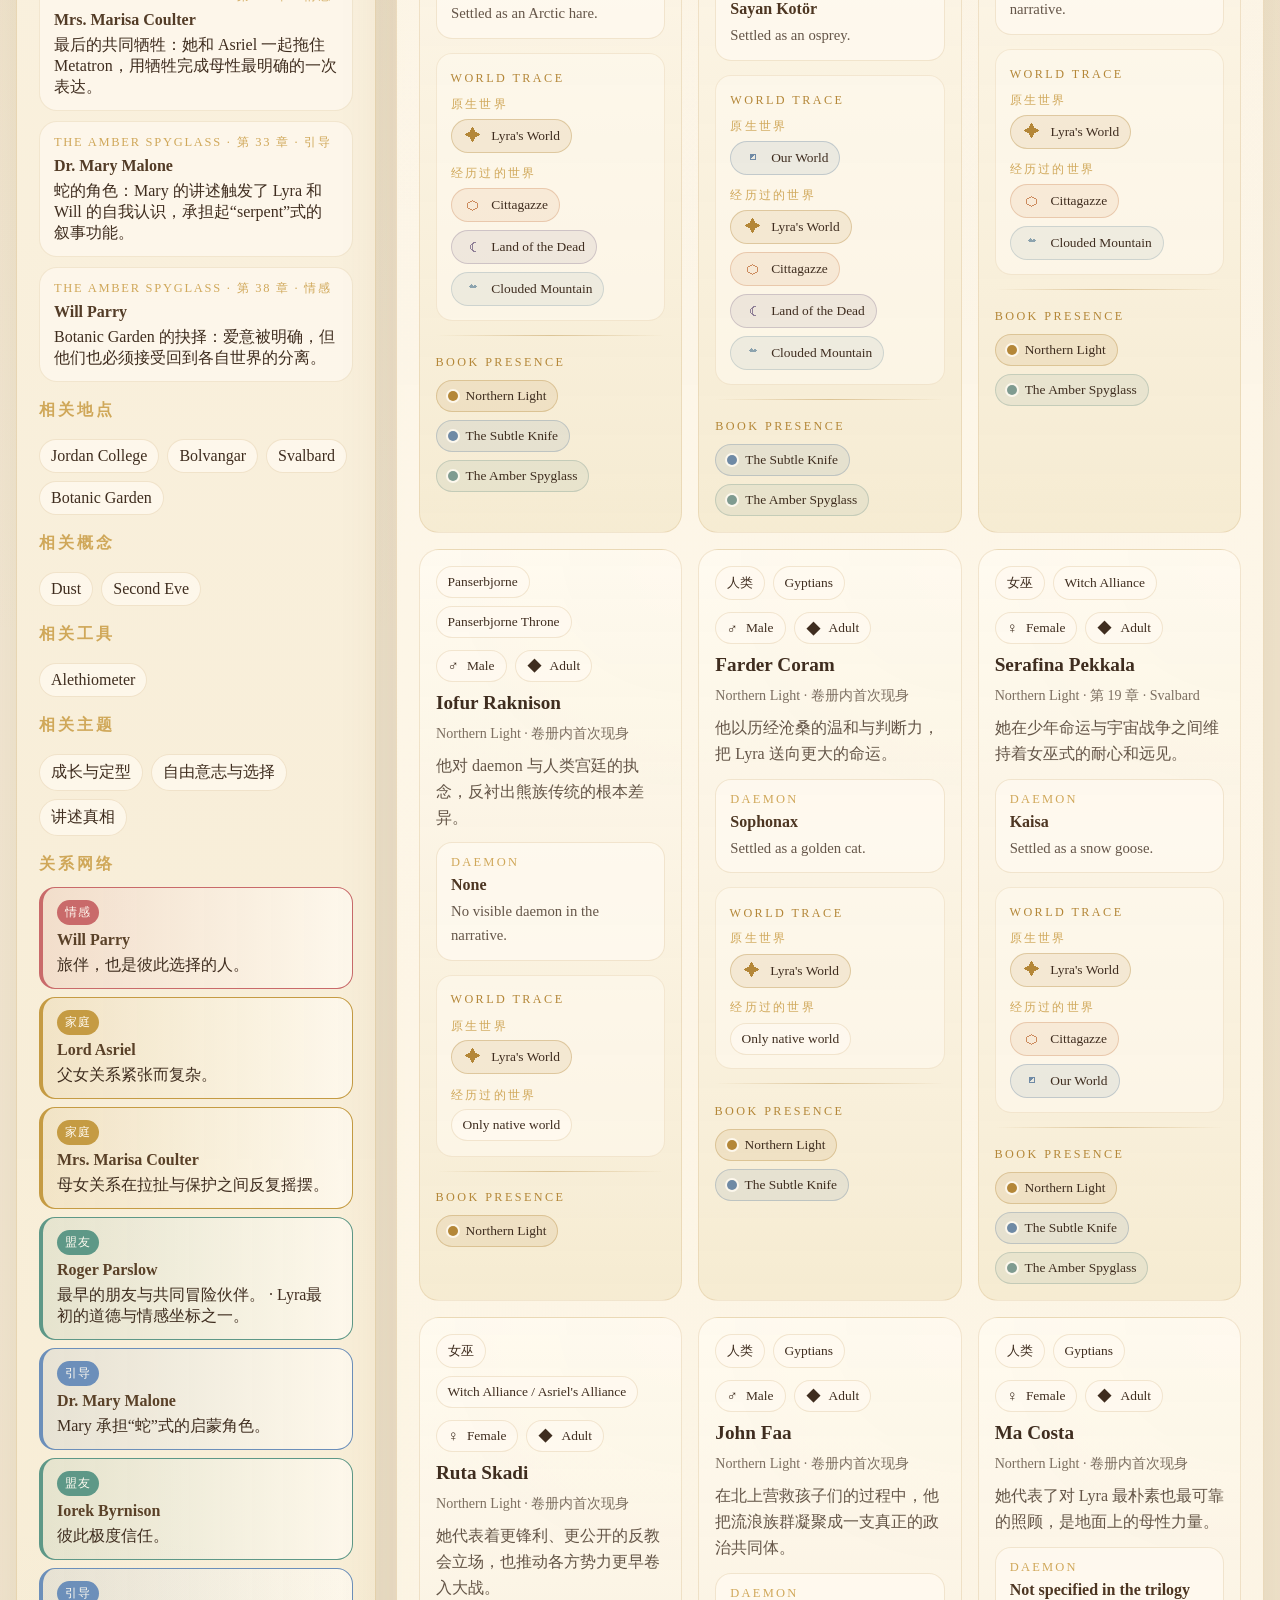
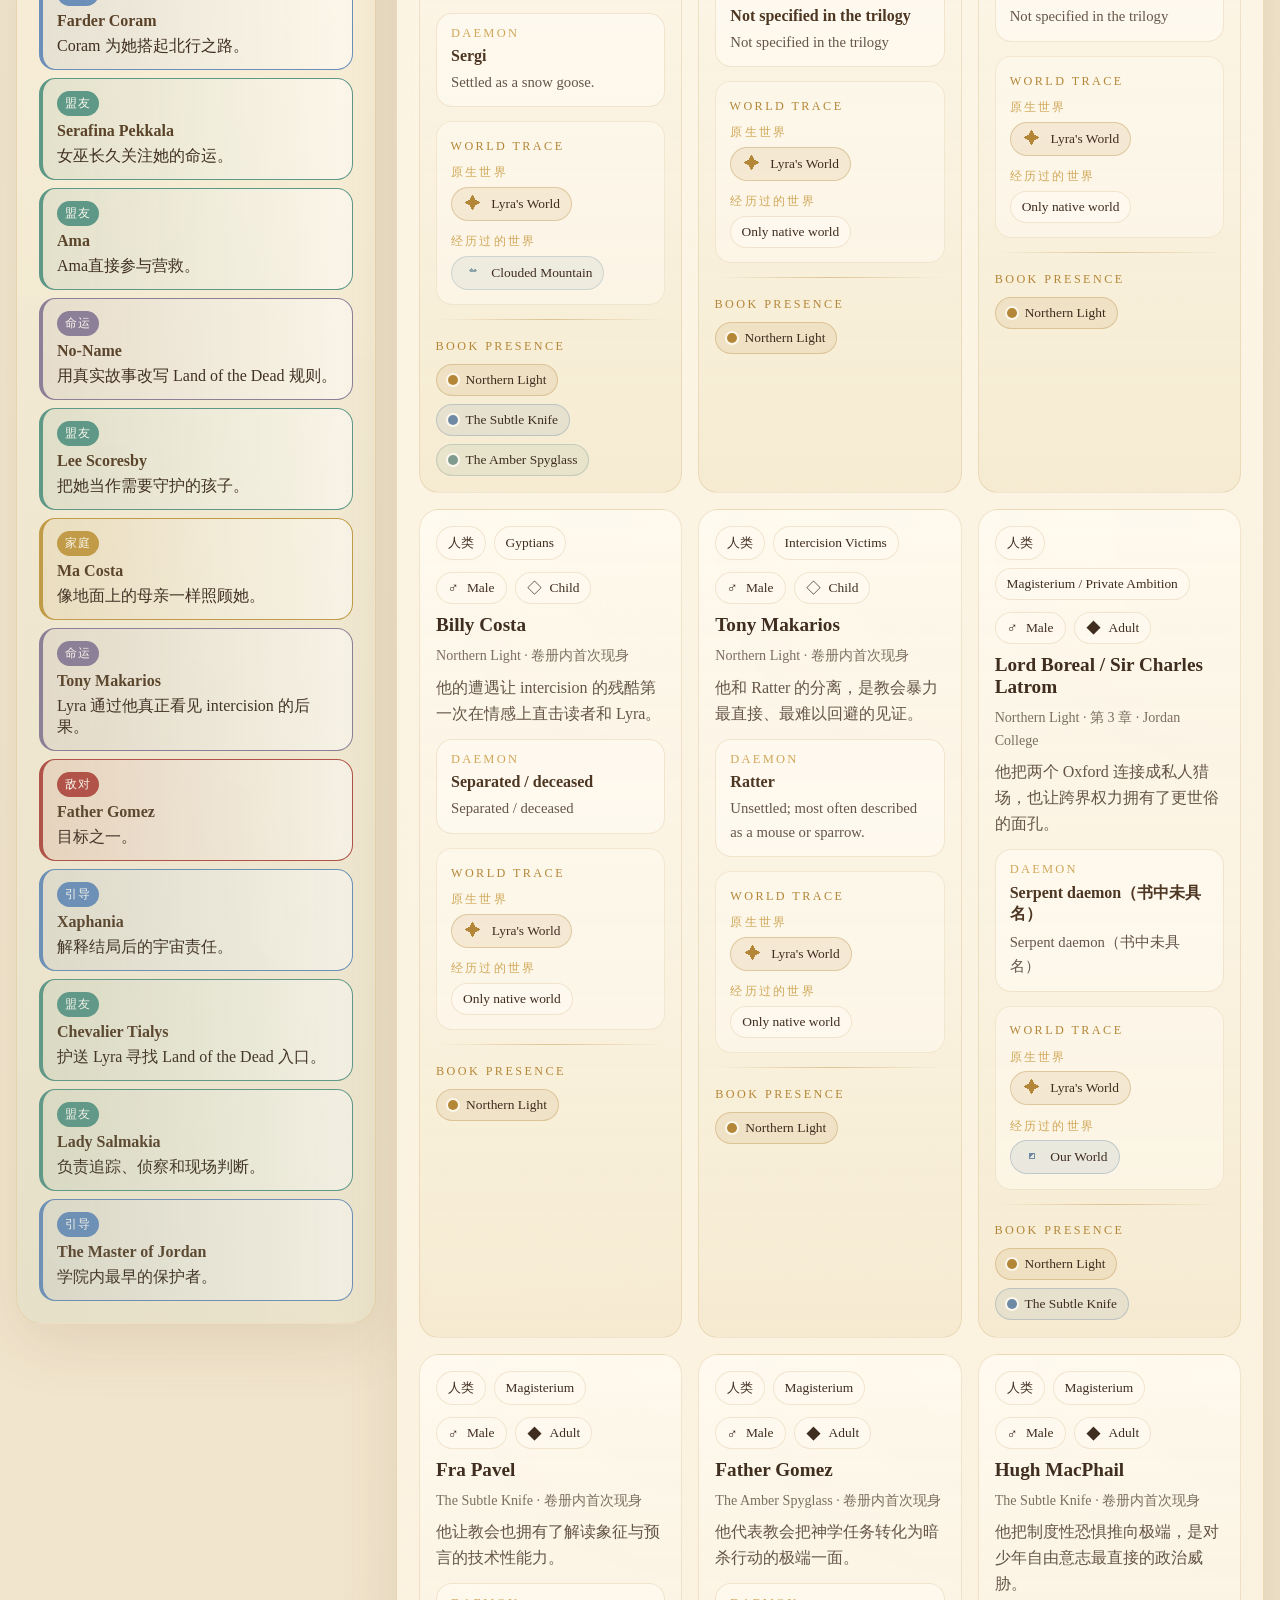
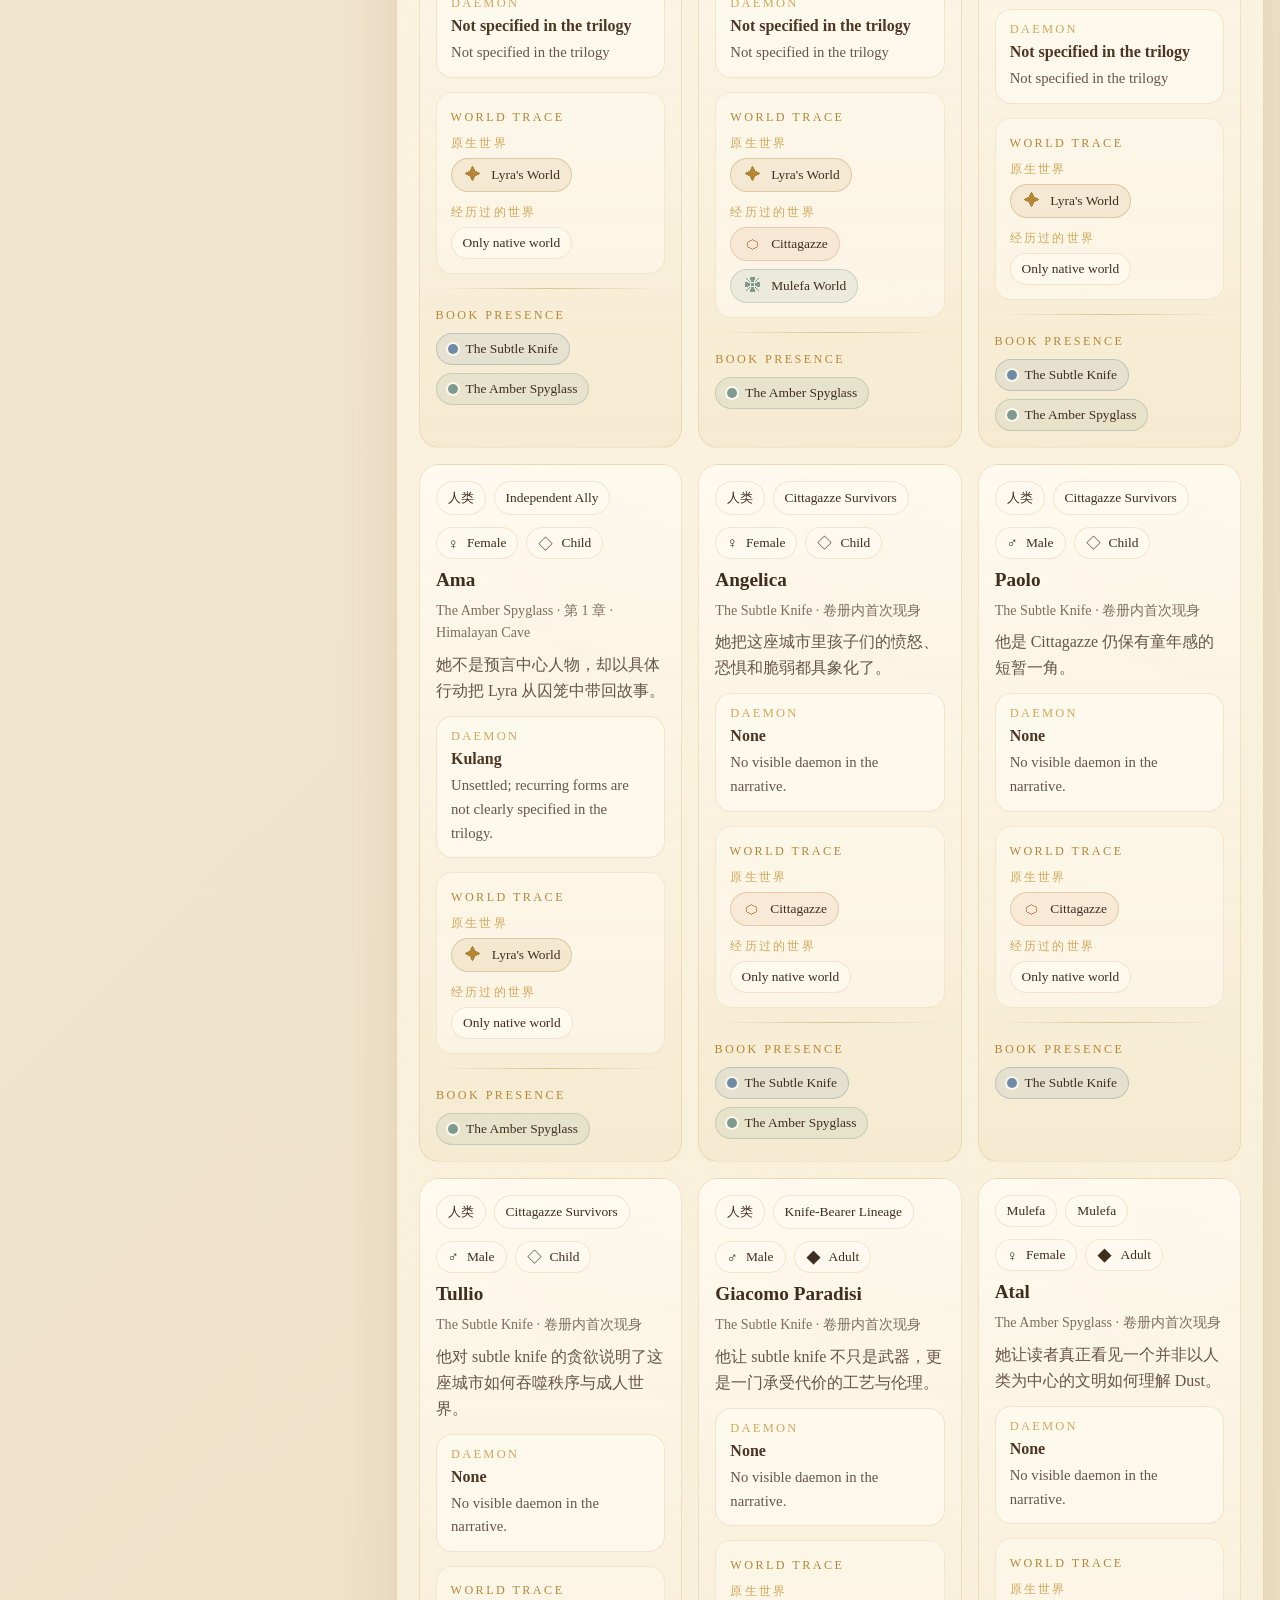
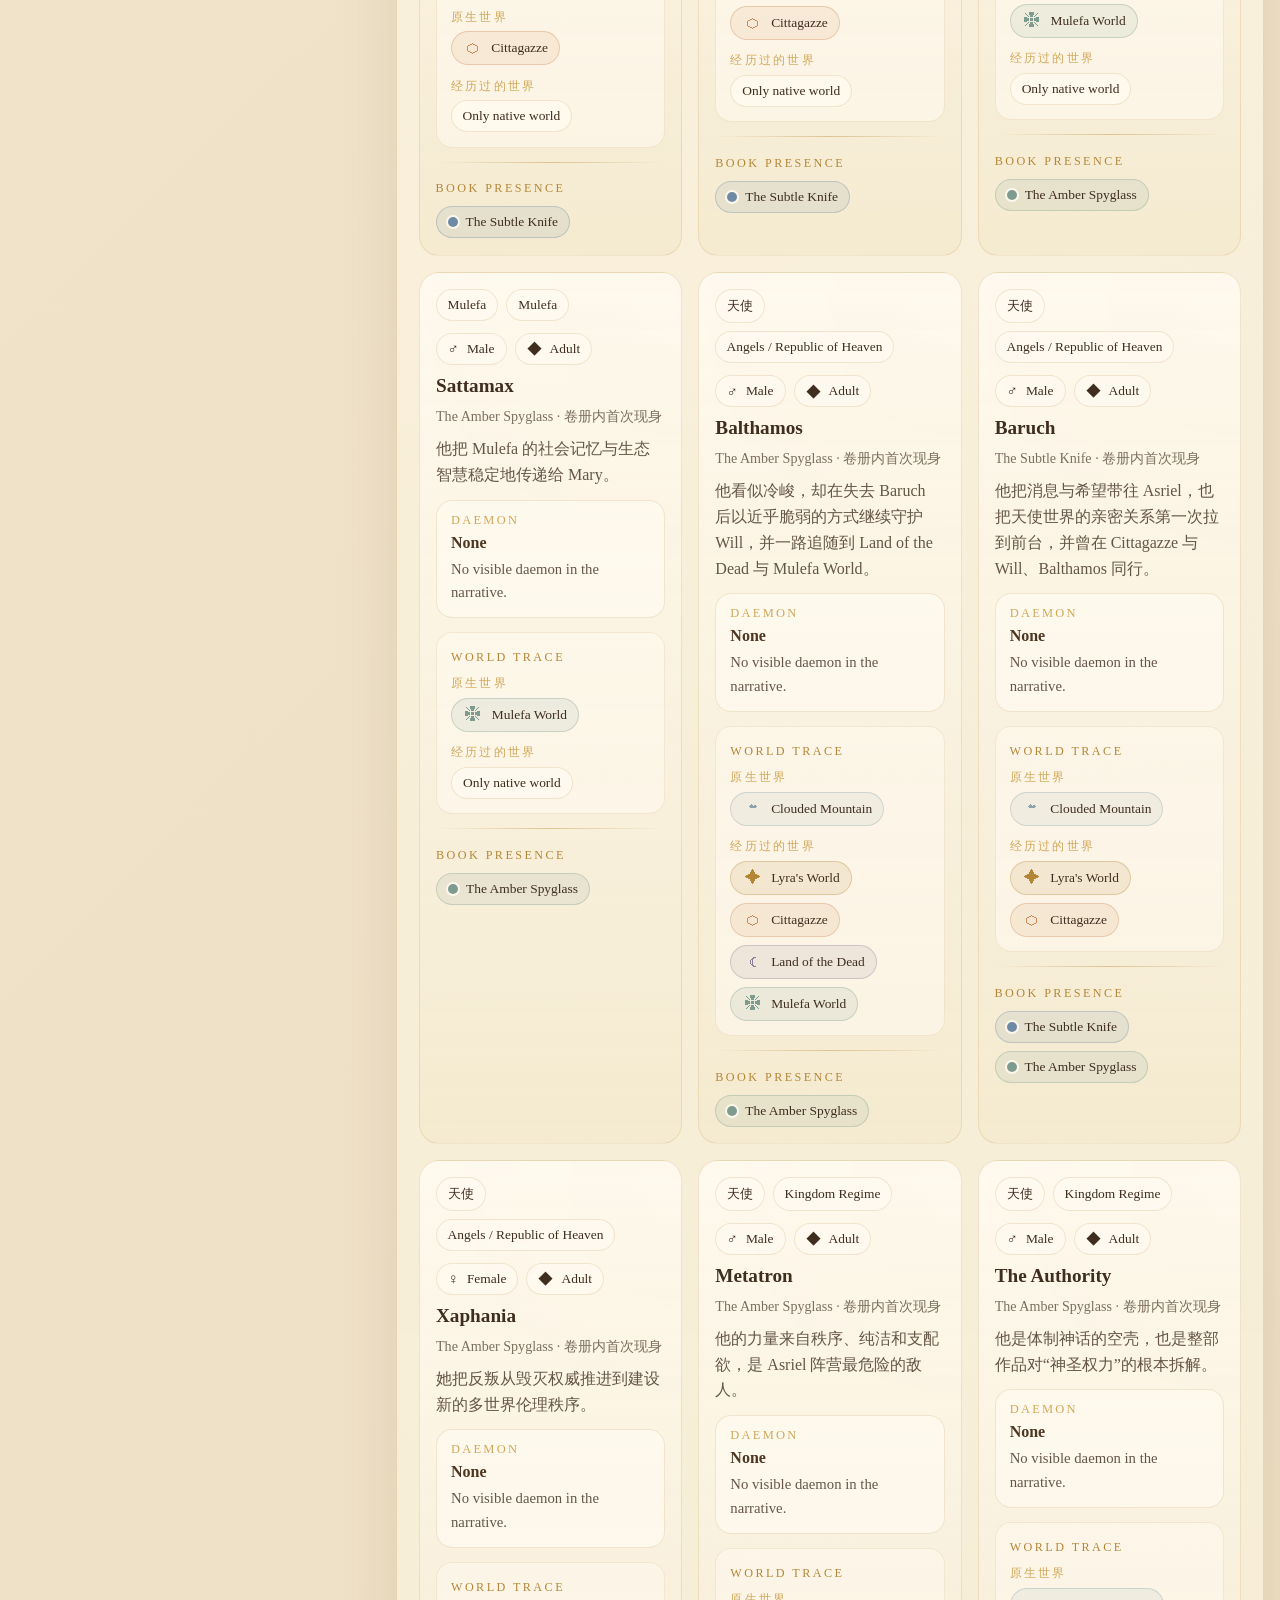
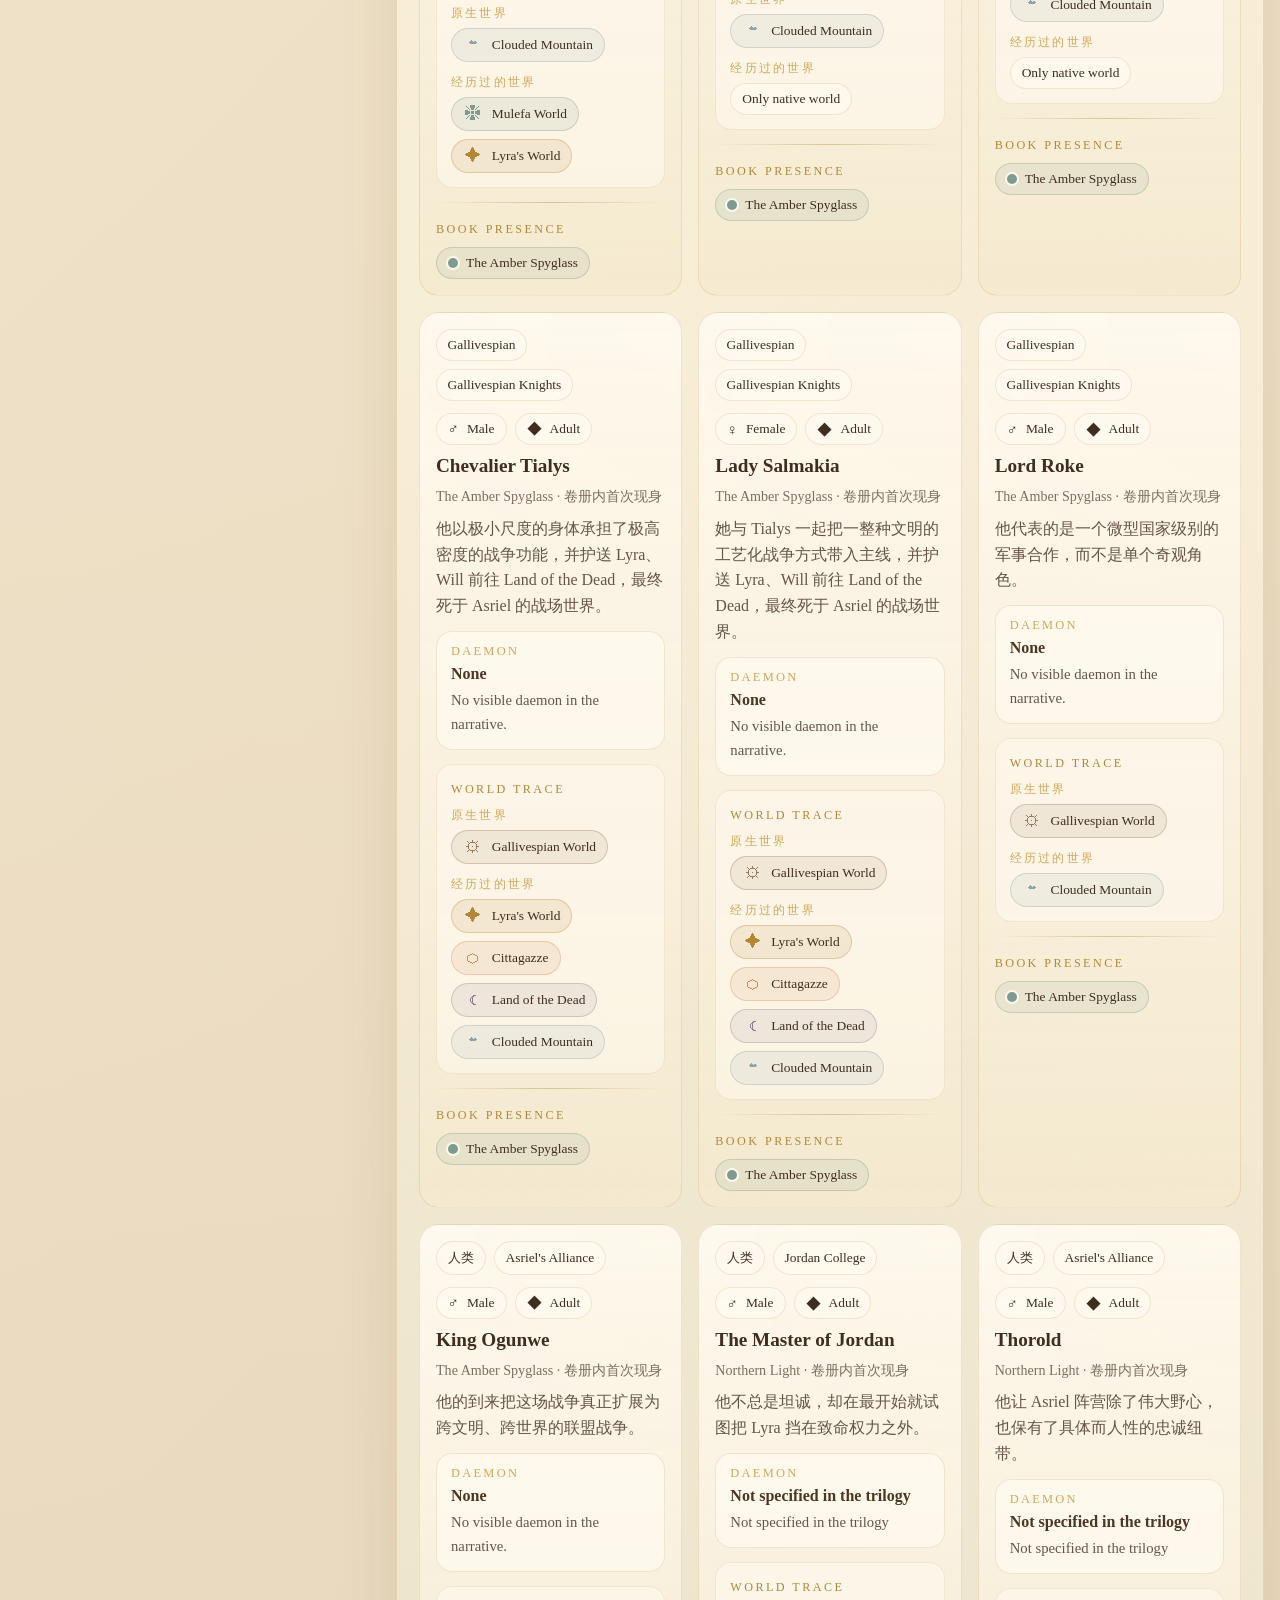
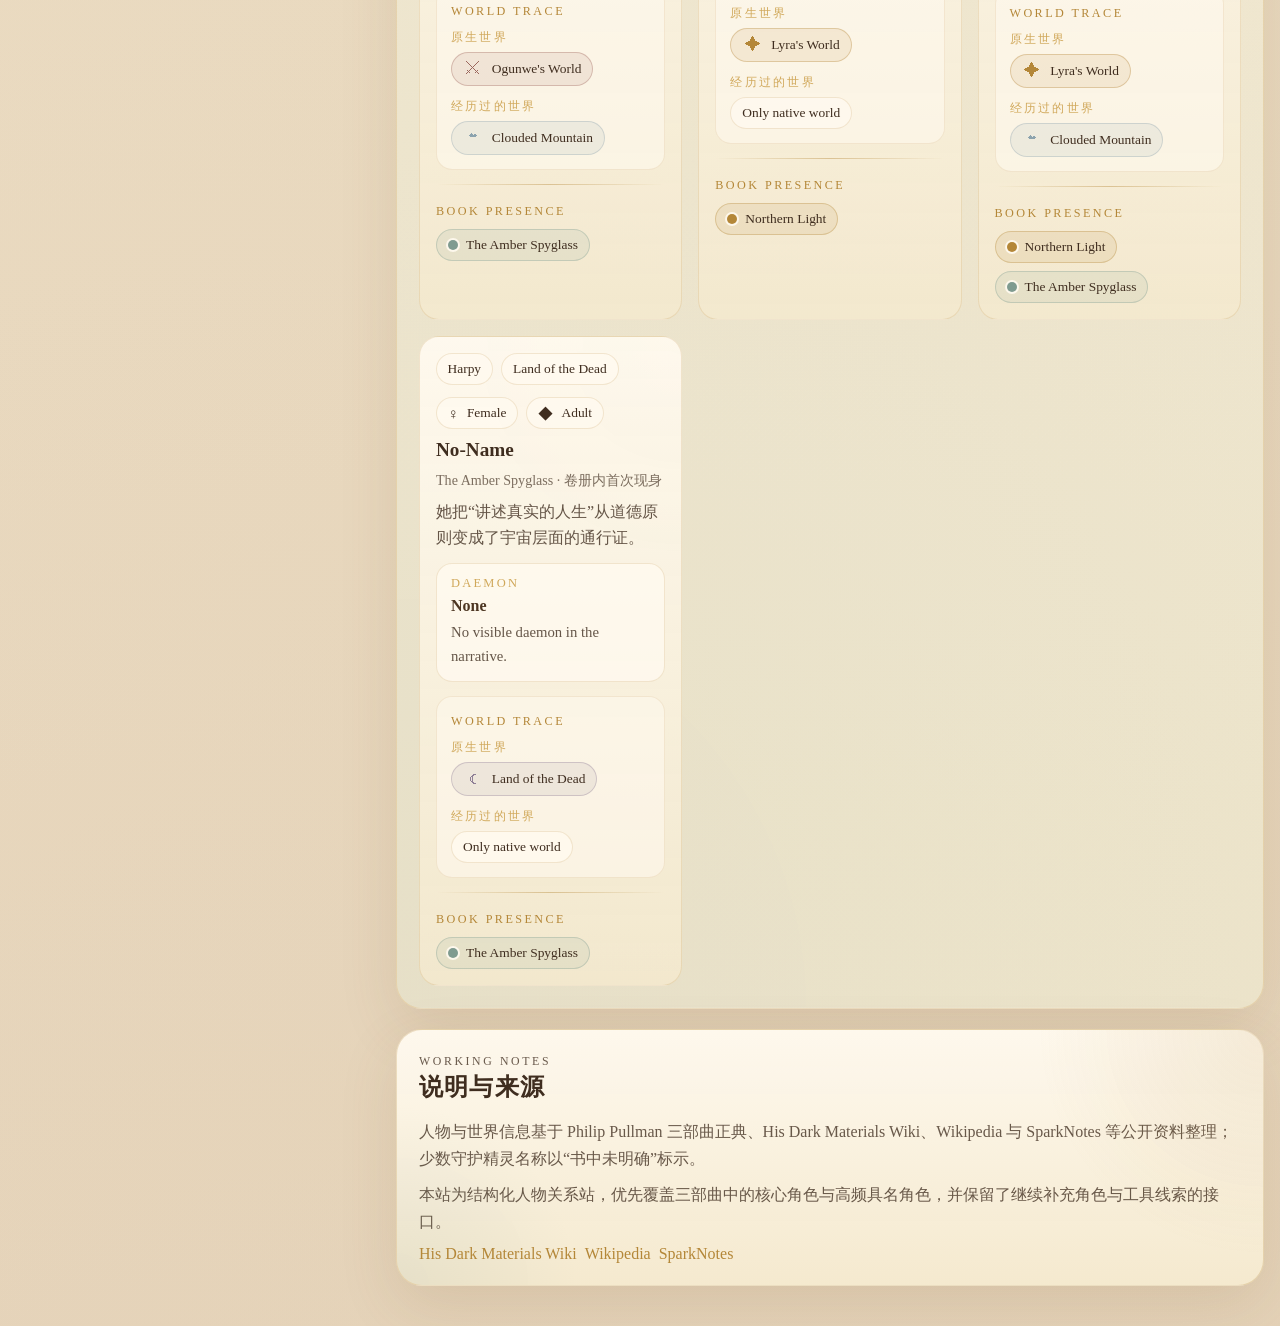
<file: dark/hdm.html>
<!DOCTYPE html>
<html lang="zh-CN">
  <head>
    <meta charset="UTF-8" />
    <meta name="viewport" content="width=device-width, initial-scale=1.0" />
    <title>The Alethiometer Atlas · 人物</title>
    <link rel="stylesheet" href="./static/styles.css" />
  </head>
  <body data-page="people">
    <div class="page-shell">
      <header class="hero">
        <div class="hero__badge">Jordan College Archive · Dust Registry</div>
        <nav class="site-tabs" aria-label="站点栏目">
          <a class="site-tab is-current" href="./hdm.html">人物</a>
          <a class="site-tab" href="./places.html">地点</a>
          <a class="site-tab" href="./concepts.html">概念</a>
          <a class="site-tab" href="./tools.html">工具</a>
          <a class="site-tab" href="./worlds.html">世界</a>
          <a class="site-tab" href="./themes.html">主题</a>
        </nav>
        <div class="hero__copy">
          <div class="hero__intro">
            <p class="eyebrow">His Dark Materials</p>
            <h1>The Alethiometer Atlas</h1>
            <p class="hero__subtitle">《His Dark Materials》三部曲人物、守护精灵与多世界关系站</p>
            <p class="hero__description">当前页聚焦人物与关系网络，适合顺着卷册模块梳理角色、daemon、阵营和跨世界连线。</p>
          </div>
          <div class="module-bar">
            <div class="module-bar__copy">
              <span class="panel__eyebrow">Book Modules</span>
              <p>勾选想查看的卷册，人物、世界、地点、概念、工具、主题和关系都会随之切换。</p>
            </div>
            <div class="module-pills" id="module-picker"></div>
          </div>
        </div>
        <div class="hero__stats" id="hero-stats"></div>
      </header>

      <main class="layout">
        <aside class="panel detail-panel" id="detail-panel">
          <div class="panel__header">
            <p class="panel__eyebrow">Selected Record</p>
            <h2>档案详情</h2>
          </div>
          <div id="detail-content"></div>
        </aside>

        <section class="content-stack">
          <section class="panel panel--wide reading-panel">
            <div class="section-head">
              <div>
                <p class="panel__eyebrow">Archive Desk</p>
                <h2>卷册档案台</h2>
              </div>
            </div>
            <div class="reading-layout reading-layout--compact">
              <div class="inset-panel">
                <p class="panel__eyebrow">Module Overview</p>
                <h3>卷册与档案说明</h3>
                <div class="reading-summary" id="reading-summary"></div>
              </div>
              <div class="inset-panel">
                <p class="panel__eyebrow">Alias Desk</p>
                <h3>别名与首次出场索引</h3>
                <div class="mini-card-grid" id="alias-index"></div>
              </div>
            </div>
          </section>

          <section class="panel panel--wide graph-panel">
            <div class="section-head">
              <div>
                <p class="panel__eyebrow">Interactive Graph</p>
                <h2>人物关系星图</h2>
              </div>
              <div class="legend" id="relation-legend"></div>
            </div>
            <div class="graph-toolbar" id="relation-filters"></div>
            <canvas id="network-canvas" width="1400" height="920" aria-label="角色关系图"></canvas>
            <p class="panel-note">星图恢复为动态受力布局：节点会缓慢调整位置，但始终被约束在画布内部；点击节点可聚焦，再次点击同一节点即可恢复全图。</p>
          </section>

          <section class="panel panel--wide catalog-panel">
            <div class="section-head">
              <div>
                <p class="panel__eyebrow">Filter & Search</p>
                <h2>人物档案库</h2>
              </div>
              <button class="ghost-button" id="random-character">随机点亮一位角色</button>
            </div>
            <div class="controls">
              <label class="control">
                <span>检索名字</span>
                <input id="search-input" type="search" placeholder="输入 Lyra、Will、Iorek..." />
              </label>
              <label class="control">
                <span>角色类型</span>
                <select id="entity-filter"></select>
              </label>
              <label class="control">
                <span>性别</span>
                <select id="gender-filter"></select>
              </label>
              <label class="control">
                <span>年龄阶段</span>
                <select id="age-filter"></select>
              </label>
              <label class="control">
                <span>阵营</span>
                <select id="faction-filter"></select>
              </label>
              <label class="control">
                <span>原生世界</span>
                <select id="world-filter"></select>
              </label>
              <button class="ghost-button" id="reset-filters">重置筛选</button>
            </div>
            <div class="catalog-meta">
              <p id="catalog-count"></p>
              <div class="legend" id="book-legend"></div>
            </div>
            <div class="card-grid" id="character-grid"></div>
          </section>

          <section class="panel panel--wide sources-panel">
            <div class="section-head">
              <div>
                <p class="panel__eyebrow">Working Notes</p>
                <h2>说明与来源</h2>
              </div>
            </div>
            <p>人物与世界信息基于 Philip Pullman 三部曲正典、His Dark Materials Wiki、Wikipedia 与 SparkNotes 等公开资料整理；少数守护精灵名称以“书中未明确”标示。</p>
            <p>本站为结构化人物关系站，优先覆盖三部曲中的核心角色与高频具名角色，并保留了继续补充角色与工具线索的接口。</p>
            <div class="legend source-links">
              <a href="https://hisdarkmaterials.fandom.com/wiki/Category:Characters" target="_blank" rel="noreferrer">His Dark Materials Wiki</a>
              <a href="https://en.wikipedia.org/wiki/His_Dark_Materials" target="_blank" rel="noreferrer">Wikipedia</a>
              <a href="https://www.sparknotes.com/lit/hisdarkmaterials/" target="_blank" rel="noreferrer">SparkNotes</a>
            </div>
          </section>
        </section>
      </main>
    </div>

    <script src="./static/hdm-data.js"></script>
    <script src="./static/book-modules.js"></script>
    <script src="./static/reading-guide.js"></script>
    <script src="./static/app.js" defer></script>
  </body>
</html>
</file>
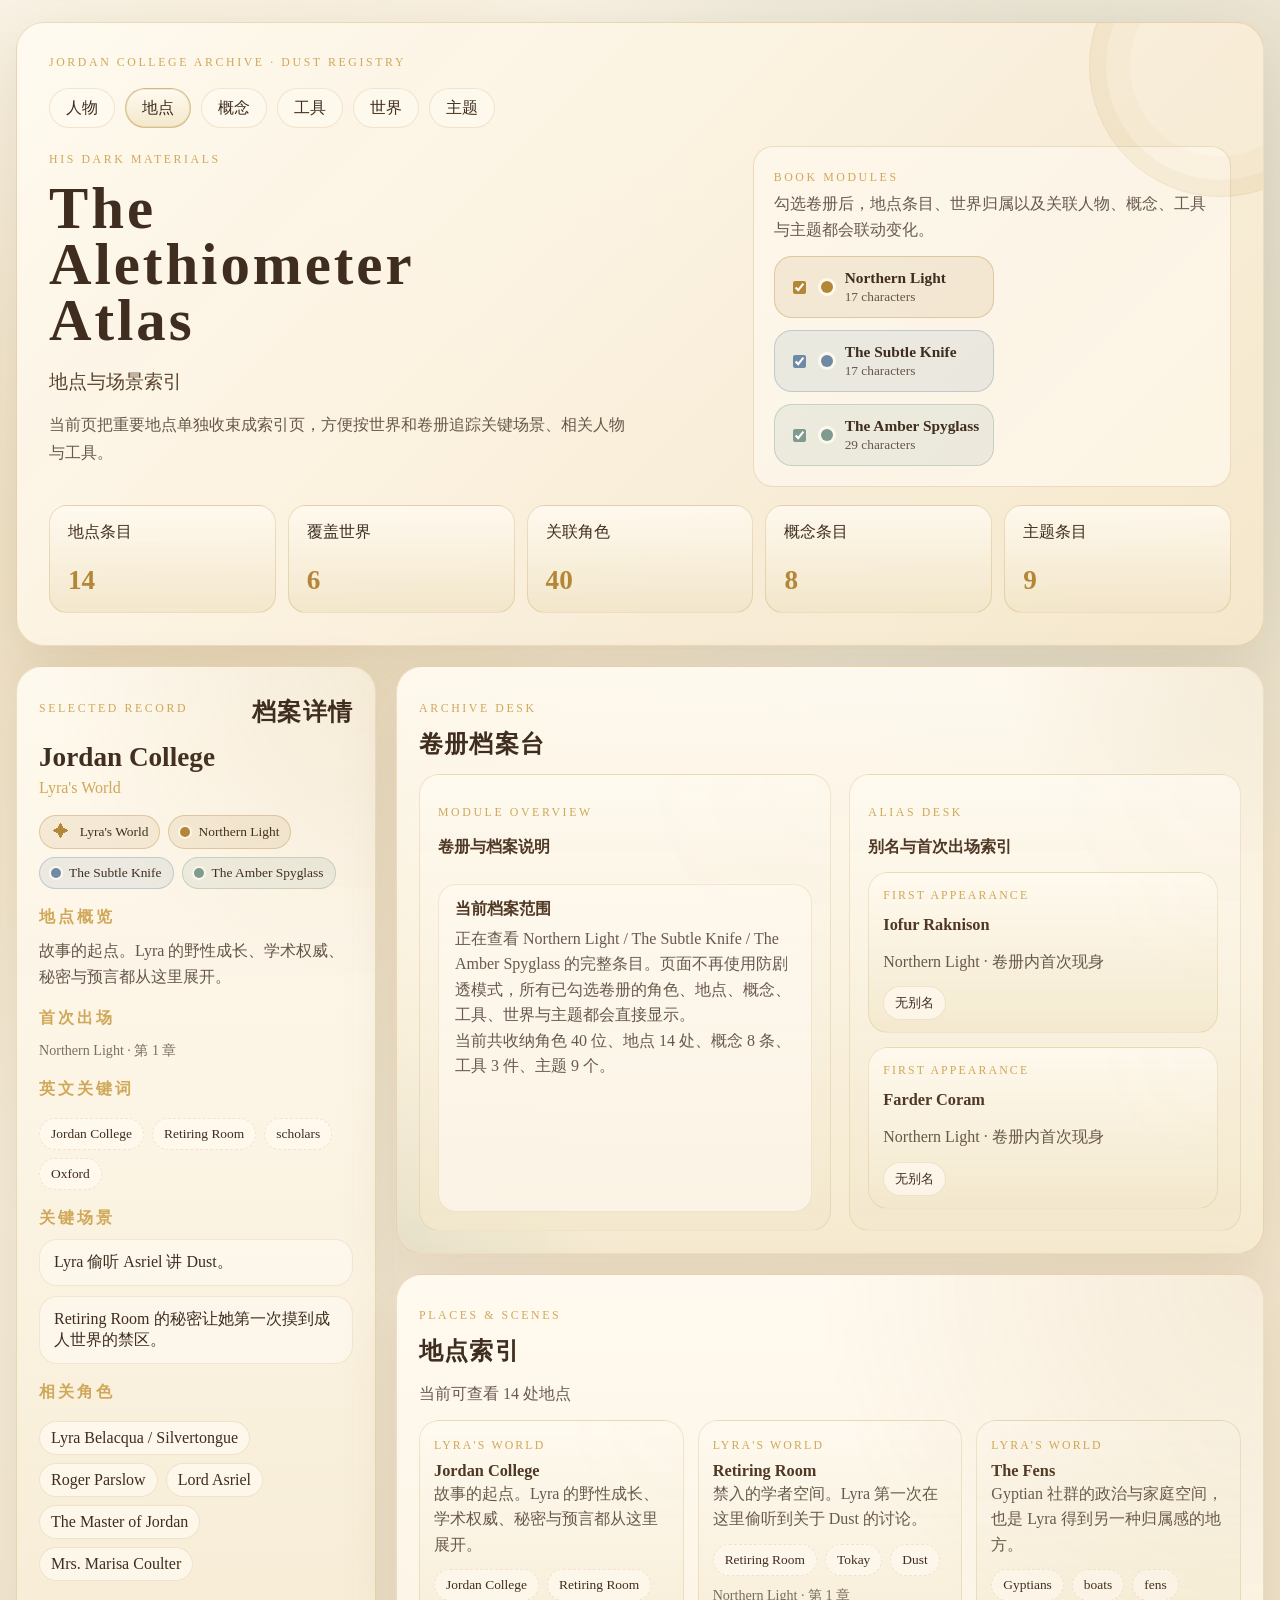
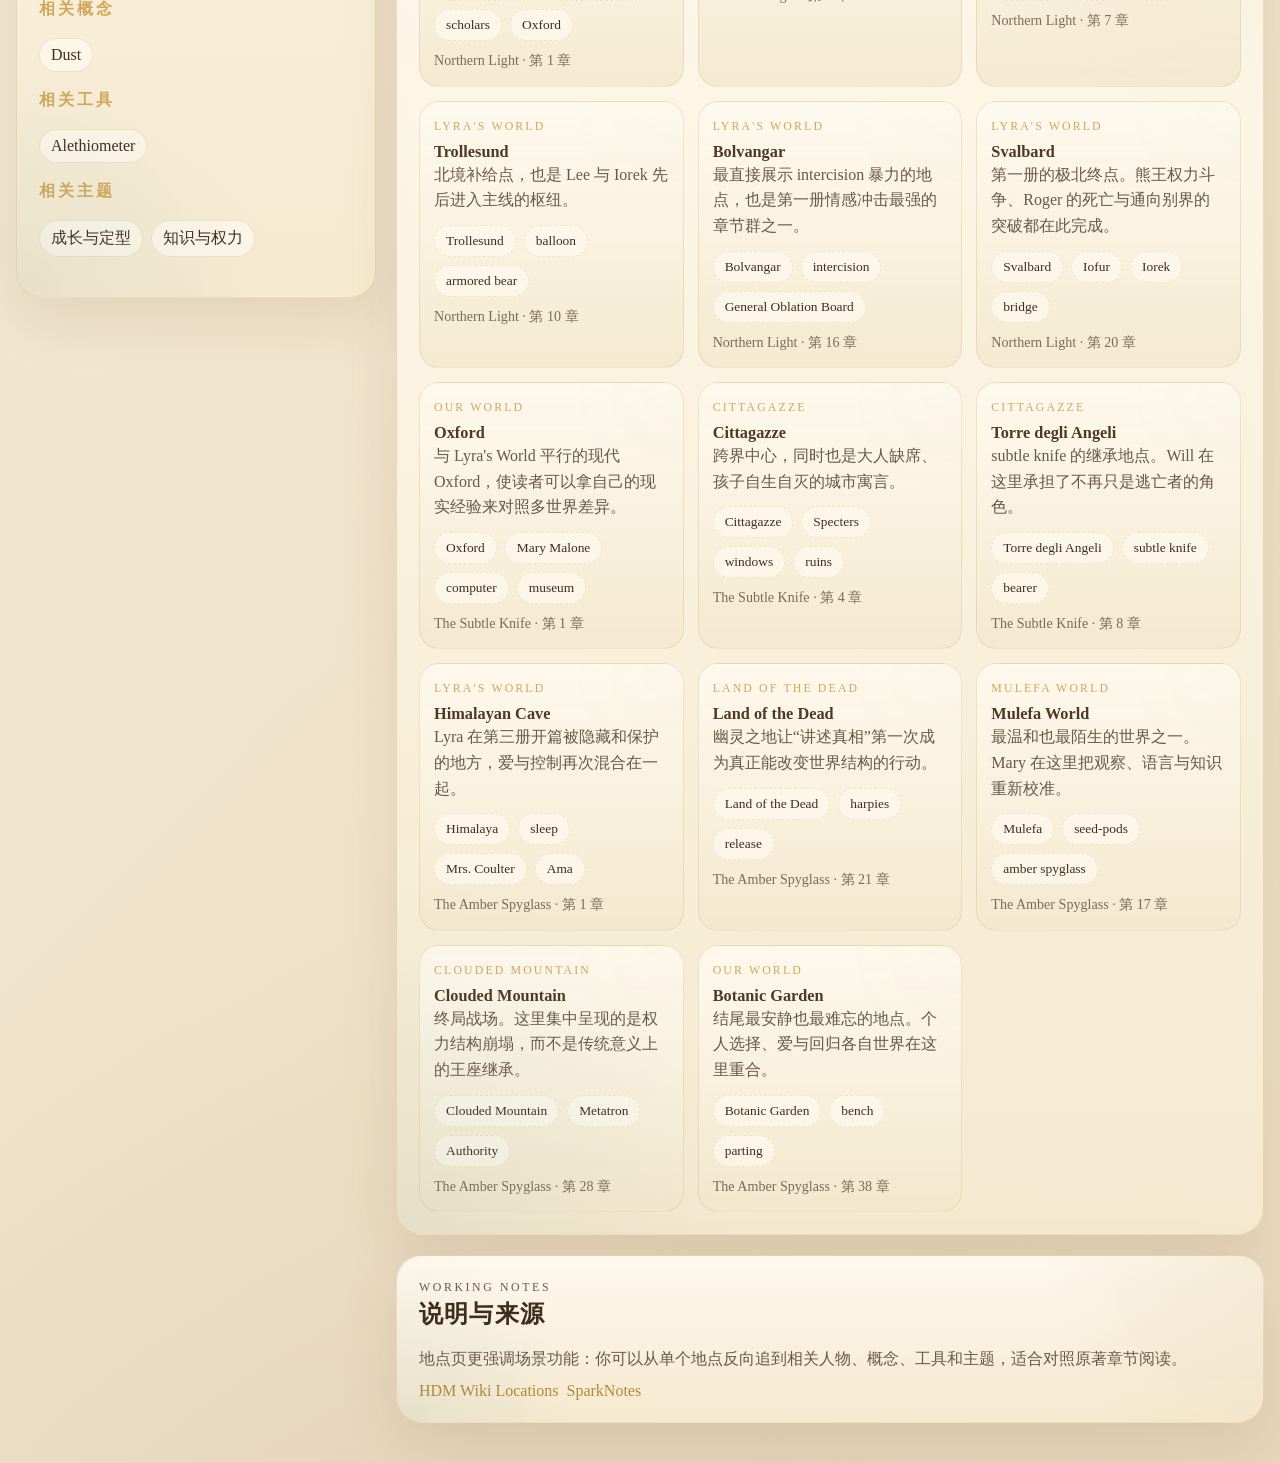
<file: dark/places.html>
<!DOCTYPE html>
<html lang="zh-CN">
  <head>
    <meta charset="UTF-8" />
    <meta name="viewport" content="width=device-width, initial-scale=1.0" />
    <title>The Alethiometer Atlas · 地点</title>
    <link rel="stylesheet" href="./static/styles.css" />
  </head>
  <body data-page="places">
    <div class="page-shell">
      <header class="hero">
        <div class="hero__badge">Jordan College Archive · Dust Registry</div>
        <nav class="site-tabs" aria-label="站点栏目">
          <a class="site-tab" href="./hdm.html">人物</a>
          <a class="site-tab is-current" href="./places.html">地点</a>
          <a class="site-tab" href="./concepts.html">概念</a>
          <a class="site-tab" href="./tools.html">工具</a>
          <a class="site-tab" href="./worlds.html">世界</a>
          <a class="site-tab" href="./themes.html">主题</a>
        </nav>
        <div class="hero__copy">
          <div class="hero__intro">
            <p class="eyebrow">His Dark Materials</p>
            <h1>The Alethiometer Atlas</h1>
            <p class="hero__subtitle">地点与场景索引</p>
            <p class="hero__description">当前页把重要地点单独收束成索引页，方便按世界和卷册追踪关键场景、相关人物与工具。</p>
          </div>
          <div class="module-bar">
            <div class="module-bar__copy">
              <span class="panel__eyebrow">Book Modules</span>
              <p>勾选卷册后，地点条目、世界归属以及关联人物、概念、工具与主题都会联动变化。</p>
            </div>
            <div class="module-pills" id="module-picker"></div>
          </div>
        </div>
        <div class="hero__stats" id="hero-stats"></div>
      </header>

      <main class="layout">
        <aside class="panel detail-panel" id="detail-panel">
          <div class="panel__header">
            <p class="panel__eyebrow">Selected Record</p>
            <h2>档案详情</h2>
          </div>
          <div id="detail-content"></div>
        </aside>

        <section class="content-stack">
          <section class="panel panel--wide reading-panel">
            <div class="section-head">
              <div>
                <p class="panel__eyebrow">Archive Desk</p>
                <h2>卷册档案台</h2>
              </div>
            </div>
            <div class="reading-layout reading-layout--compact">
              <div class="inset-panel">
                <p class="panel__eyebrow">Module Overview</p>
                <h3>卷册与档案说明</h3>
                <div class="reading-summary" id="reading-summary"></div>
              </div>
              <div class="inset-panel">
                <p class="panel__eyebrow">Alias Desk</p>
                <h3>别名与首次出场索引</h3>
                <div class="mini-card-grid" id="alias-index"></div>
              </div>
            </div>
          </section>

          <section class="panel panel--wide locations-panel">
            <div class="section-head">
              <div>
                <p class="panel__eyebrow">Places & Scenes</p>
                <h2>地点索引</h2>
              </div>
            </div>
            <div class="catalog-meta">
              <p id="location-count"></p>
            </div>
            <div class="mini-card-grid" id="location-grid"></div>
          </section>

          <section class="panel panel--wide sources-panel">
            <div class="section-head">
              <div>
                <p class="panel__eyebrow">Working Notes</p>
                <h2>说明与来源</h2>
              </div>
            </div>
            <p>地点页更强调场景功能：你可以从单个地点反向追到相关人物、概念、工具和主题，适合对照原著章节阅读。</p>
            <div class="legend source-links">
              <a href="https://hisdarkmaterials.fandom.com/wiki/Category:Locations" target="_blank" rel="noreferrer">HDM Wiki Locations</a>
              <a href="https://www.sparknotes.com/lit/hisdarkmaterials/" target="_blank" rel="noreferrer">SparkNotes</a>
            </div>
          </section>
        </section>
      </main>
    </div>

    <script src="./static/hdm-data.js"></script>
    <script src="./static/book-modules.js"></script>
    <script src="./static/reading-guide.js"></script>
    <script src="./static/app.js" defer></script>
  </body>
</html>
</file>
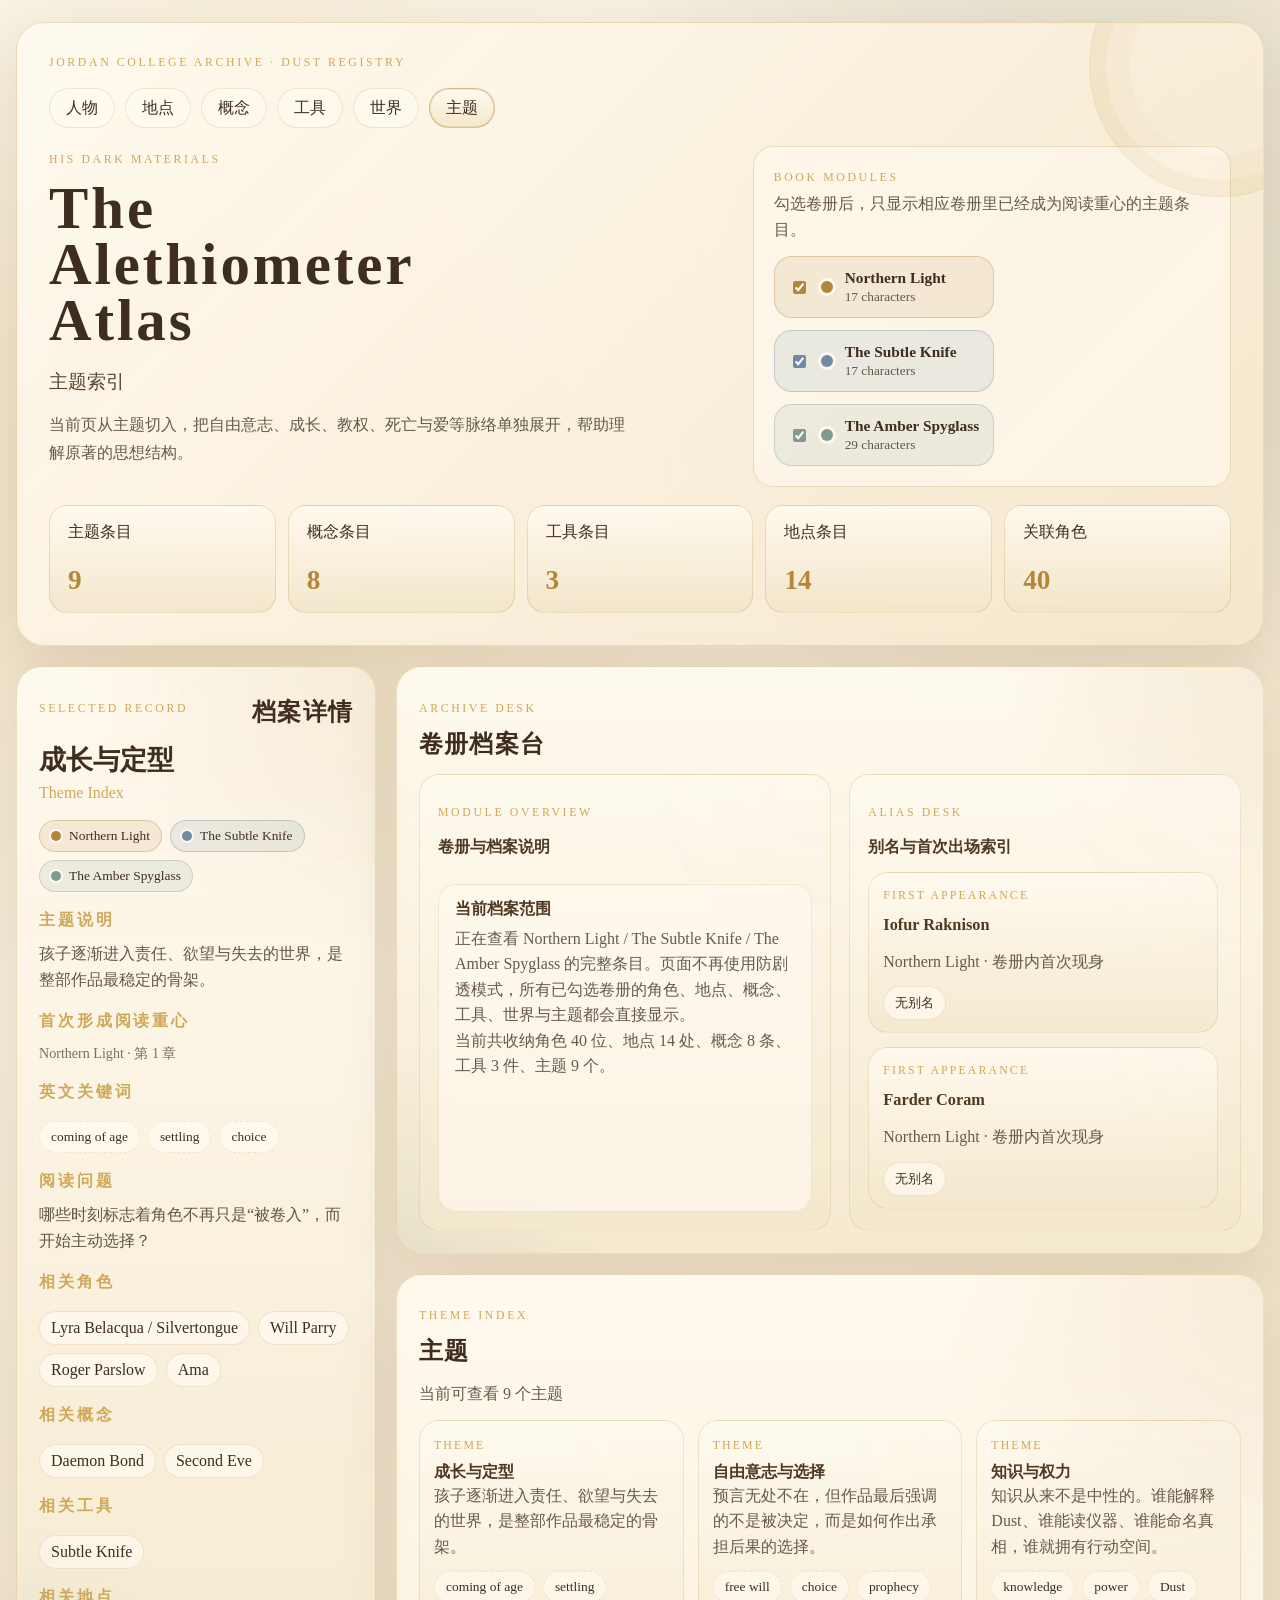
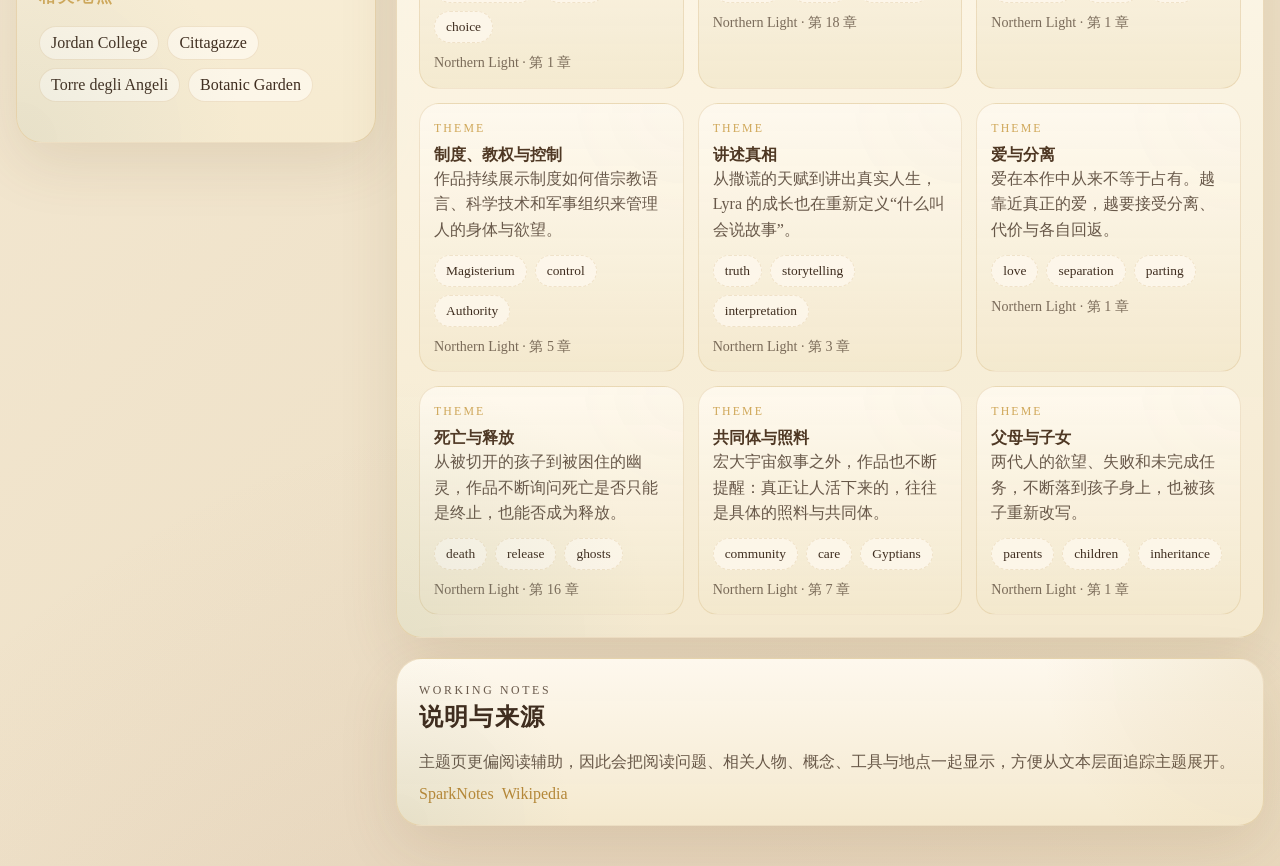
<file: dark/themes.html>
<!DOCTYPE html>
<html lang="zh-CN">
  <head>
    <meta charset="UTF-8" />
    <meta name="viewport" content="width=device-width, initial-scale=1.0" />
    <title>The Alethiometer Atlas · 主题</title>
    <link rel="stylesheet" href="./static/styles.css" />
  </head>
  <body data-page="themes">
    <div class="page-shell">
      <header class="hero">
        <div class="hero__badge">Jordan College Archive · Dust Registry</div>
        <nav class="site-tabs" aria-label="站点栏目">
          <a class="site-tab" href="./hdm.html">人物</a>
          <a class="site-tab" href="./places.html">地点</a>
          <a class="site-tab" href="./concepts.html">概念</a>
          <a class="site-tab" href="./tools.html">工具</a>
          <a class="site-tab" href="./worlds.html">世界</a>
          <a class="site-tab is-current" href="./themes.html">主题</a>
        </nav>
        <div class="hero__copy">
          <div class="hero__intro">
            <p class="eyebrow">His Dark Materials</p>
            <h1>The Alethiometer Atlas</h1>
            <p class="hero__subtitle">主题索引</p>
            <p class="hero__description">当前页从主题切入，把自由意志、成长、教权、死亡与爱等脉络单独展开，帮助理解原著的思想结构。</p>
          </div>
          <div class="module-bar">
            <div class="module-bar__copy">
              <span class="panel__eyebrow">Book Modules</span>
              <p>勾选卷册后，只显示相应卷册里已经成为阅读重心的主题条目。</p>
            </div>
            <div class="module-pills" id="module-picker"></div>
          </div>
        </div>
        <div class="hero__stats" id="hero-stats"></div>
      </header>

      <main class="layout">
        <aside class="panel detail-panel" id="detail-panel">
          <div class="panel__header">
            <p class="panel__eyebrow">Selected Record</p>
            <h2>档案详情</h2>
          </div>
          <div id="detail-content"></div>
        </aside>

        <section class="content-stack">
          <section class="panel panel--wide reading-panel">
            <div class="section-head">
              <div>
                <p class="panel__eyebrow">Archive Desk</p>
                <h2>卷册档案台</h2>
              </div>
            </div>
            <div class="reading-layout reading-layout--compact">
              <div class="inset-panel">
                <p class="panel__eyebrow">Module Overview</p>
                <h3>卷册与档案说明</h3>
                <div class="reading-summary" id="reading-summary"></div>
              </div>
              <div class="inset-panel">
                <p class="panel__eyebrow">Alias Desk</p>
                <h3>别名与首次出场索引</h3>
                <div class="mini-card-grid" id="alias-index"></div>
              </div>
            </div>
          </section>

          <section class="panel panel--wide">
            <div class="section-head">
              <div>
                <p class="panel__eyebrow">Theme Index</p>
                <h2>主题</h2>
              </div>
            </div>
            <div class="catalog-meta">
              <p id="theme-count"></p>
            </div>
            <div class="mini-card-grid" id="theme-grid"></div>
          </section>

          <section class="panel panel--wide sources-panel">
            <div class="section-head">
              <div>
                <p class="panel__eyebrow">Working Notes</p>
                <h2>说明与来源</h2>
              </div>
            </div>
            <p>主题页更偏阅读辅助，因此会把阅读问题、相关人物、概念、工具与地点一起显示，方便从文本层面追踪主题展开。</p>
            <div class="legend source-links">
              <a href="https://www.sparknotes.com/lit/hisdarkmaterials/" target="_blank" rel="noreferrer">SparkNotes</a>
              <a href="https://en.wikipedia.org/wiki/His_Dark_Materials" target="_blank" rel="noreferrer">Wikipedia</a>
            </div>
          </section>
        </section>
      </main>
    </div>

    <script src="./static/hdm-data.js"></script>
    <script src="./static/book-modules.js"></script>
    <script src="./static/reading-guide.js"></script>
    <script src="./static/app.js" defer></script>
  </body>
</html>
</file>
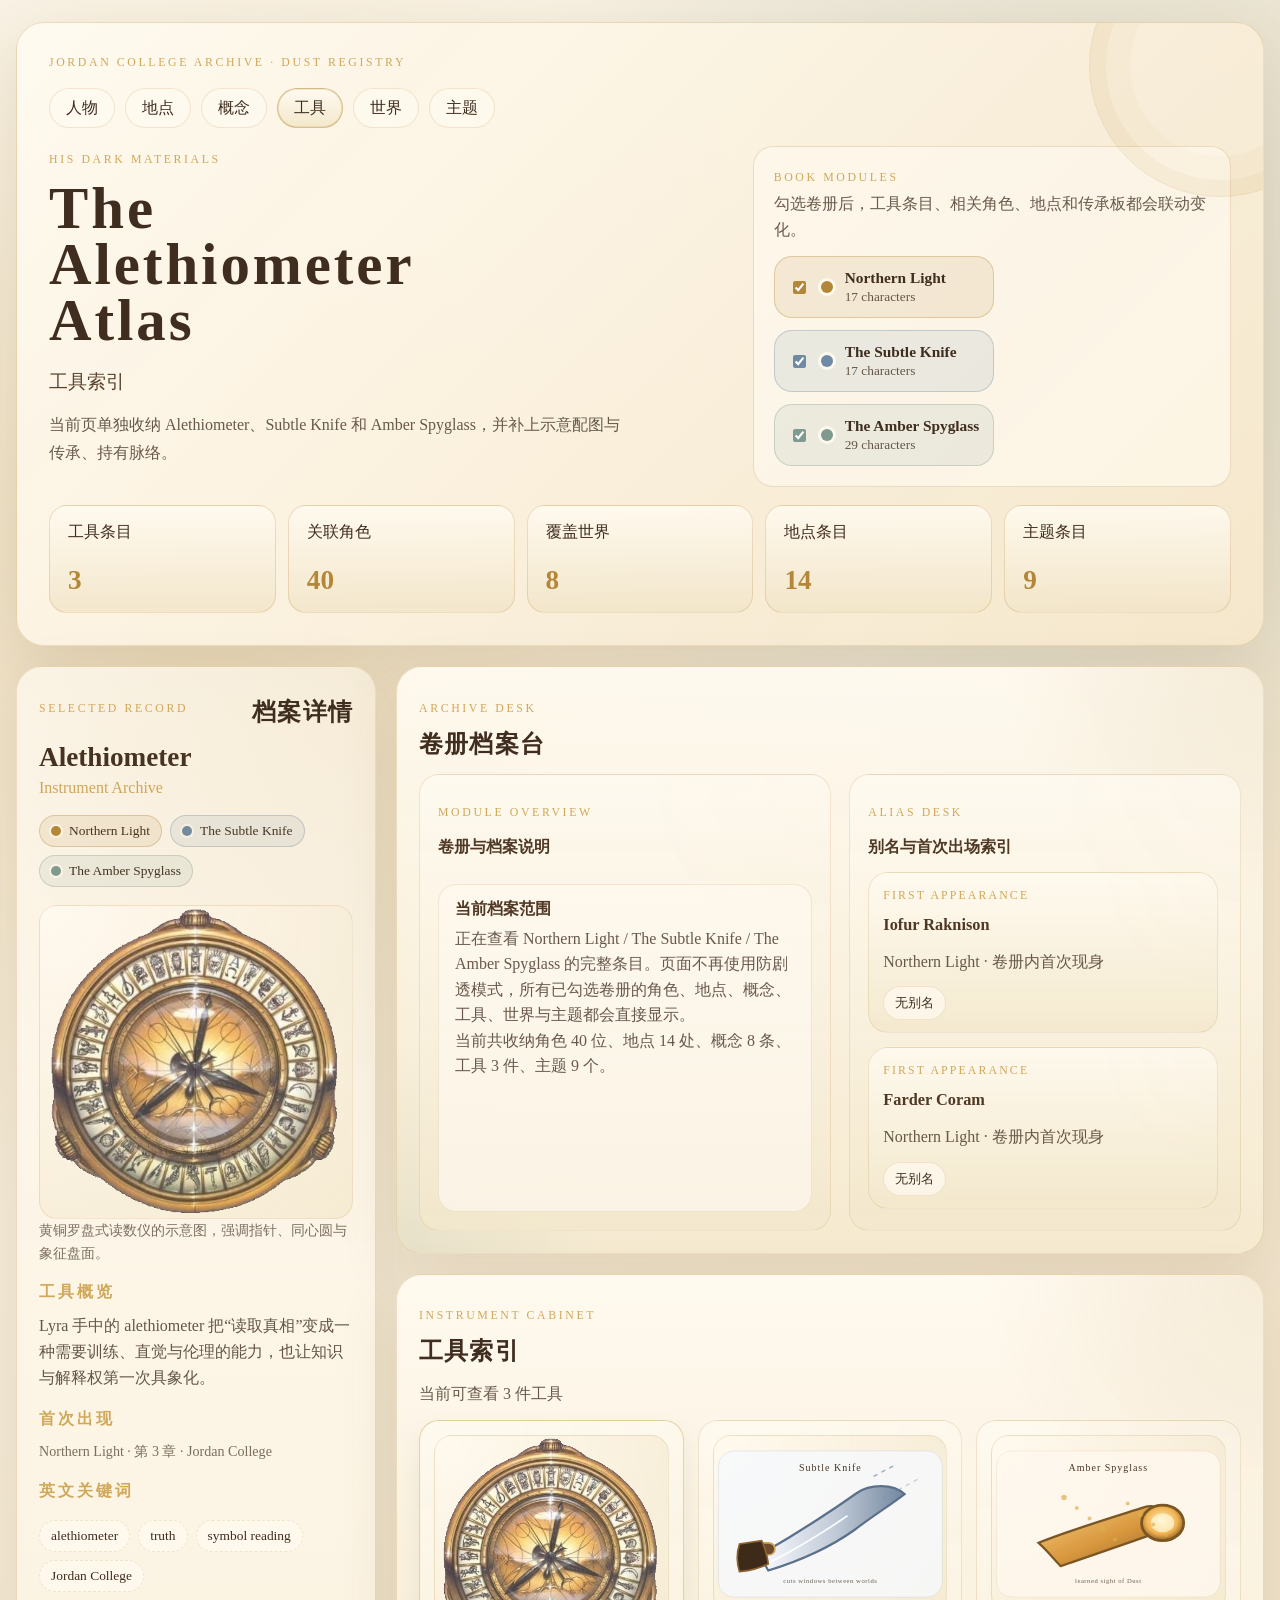
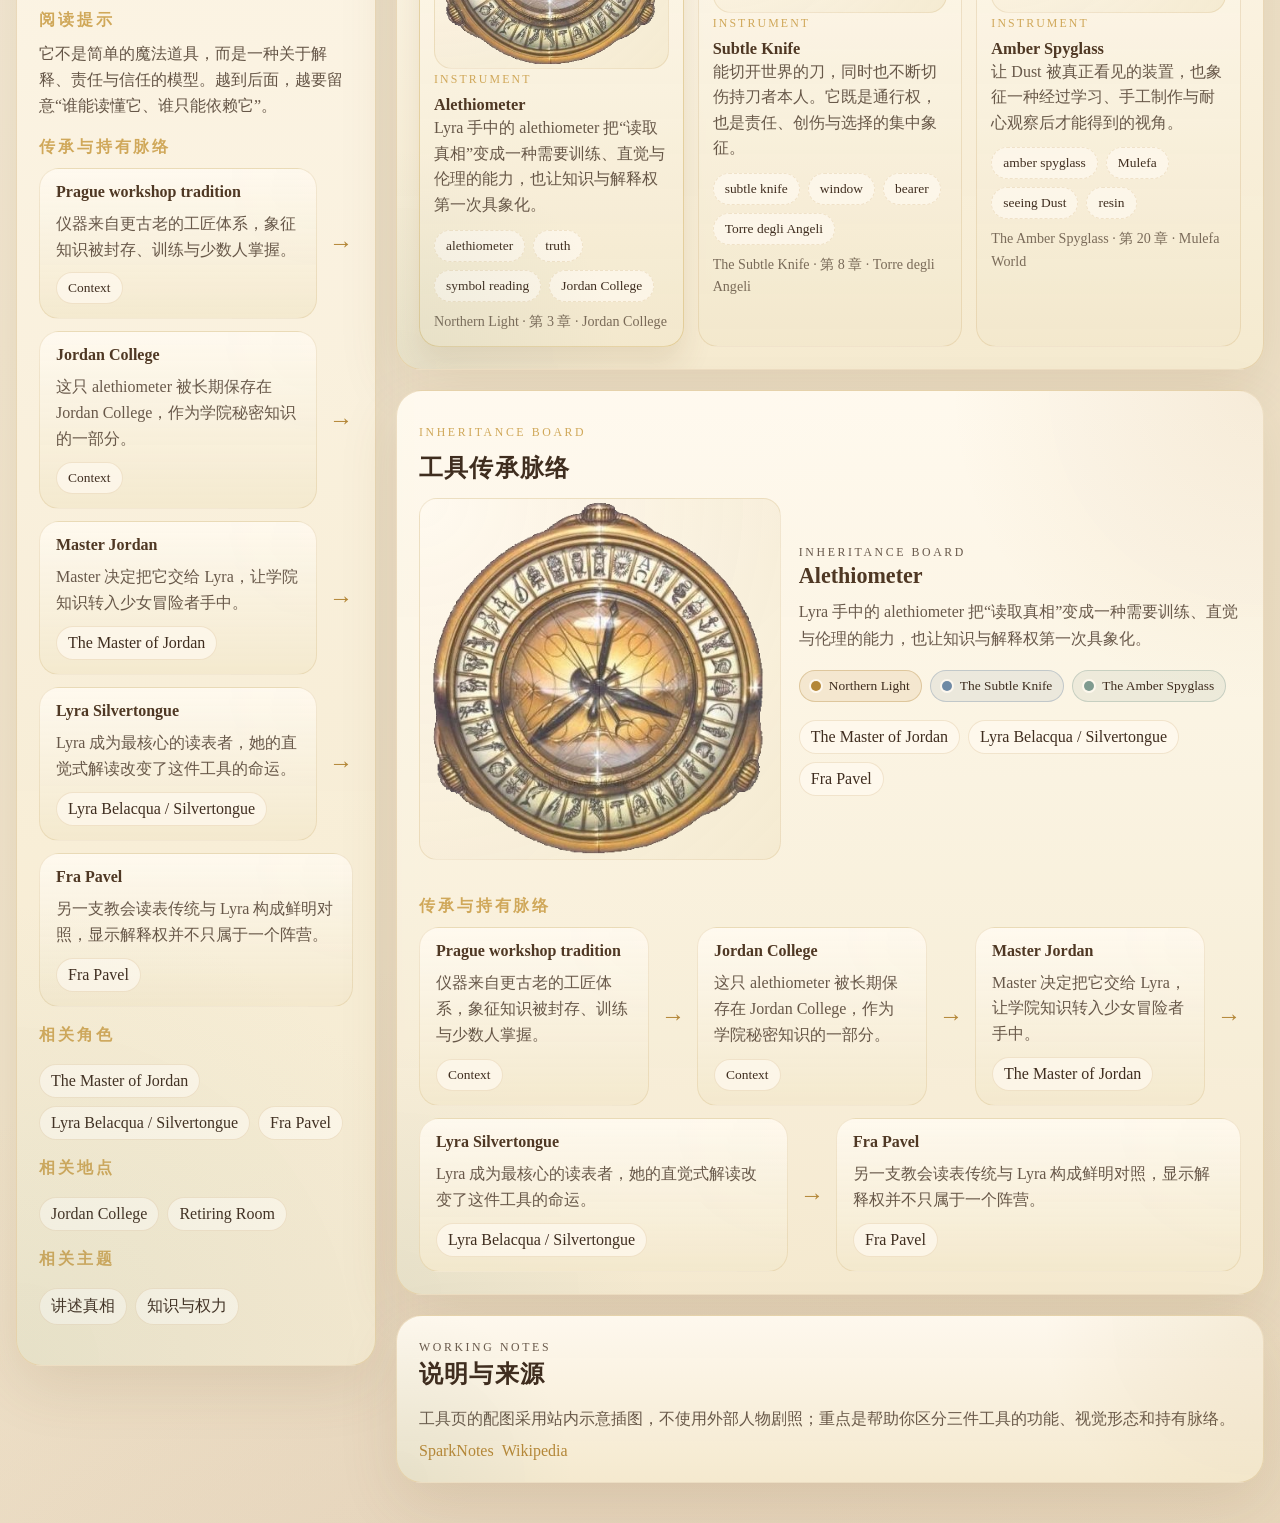
<file: dark/tools.html>
<!DOCTYPE html>
<html lang="zh-CN">
  <head>
    <meta charset="UTF-8" />
    <meta name="viewport" content="width=device-width, initial-scale=1.0" />
    <title>The Alethiometer Atlas · 工具</title>
    <link rel="stylesheet" href="./static/styles.css" />
  </head>
  <body data-page="tools">
    <div class="page-shell">
      <header class="hero">
        <div class="hero__badge">Jordan College Archive · Dust Registry</div>
        <nav class="site-tabs" aria-label="站点栏目">
          <a class="site-tab" href="./hdm.html">人物</a>
          <a class="site-tab" href="./places.html">地点</a>
          <a class="site-tab" href="./concepts.html">概念</a>
          <a class="site-tab is-current" href="./tools.html">工具</a>
          <a class="site-tab" href="./worlds.html">世界</a>
          <a class="site-tab" href="./themes.html">主题</a>
        </nav>
        <div class="hero__copy">
          <div class="hero__intro">
            <p class="eyebrow">His Dark Materials</p>
            <h1>The Alethiometer Atlas</h1>
            <p class="hero__subtitle">工具索引</p>
            <p class="hero__description">当前页单独收纳 Alethiometer、Subtle Knife 和 Amber Spyglass，并补上示意配图与传承、持有脉络。</p>
          </div>
          <div class="module-bar">
            <div class="module-bar__copy">
              <span class="panel__eyebrow">Book Modules</span>
              <p>勾选卷册后，工具条目、相关角色、地点和传承板都会联动变化。</p>
            </div>
            <div class="module-pills" id="module-picker"></div>
          </div>
        </div>
        <div class="hero__stats" id="hero-stats"></div>
      </header>

      <main class="layout">
        <aside class="panel detail-panel" id="detail-panel">
          <div class="panel__header">
            <p class="panel__eyebrow">Selected Record</p>
            <h2>档案详情</h2>
          </div>
          <div id="detail-content"></div>
        </aside>

        <section class="content-stack">
          <section class="panel panel--wide reading-panel">
            <div class="section-head">
              <div>
                <p class="panel__eyebrow">Archive Desk</p>
                <h2>卷册档案台</h2>
              </div>
            </div>
            <div class="reading-layout reading-layout--compact">
              <div class="inset-panel">
                <p class="panel__eyebrow">Module Overview</p>
                <h3>卷册与档案说明</h3>
                <div class="reading-summary" id="reading-summary"></div>
              </div>
              <div class="inset-panel">
                <p class="panel__eyebrow">Alias Desk</p>
                <h3>别名与首次出场索引</h3>
                <div class="mini-card-grid" id="alias-index"></div>
              </div>
            </div>
          </section>

          <section class="panel panel--wide">
            <div class="section-head">
              <div>
                <p class="panel__eyebrow">Instrument Cabinet</p>
                <h2>工具索引</h2>
              </div>
            </div>
            <div class="catalog-meta">
              <p id="tool-count"></p>
            </div>
            <div class="mini-card-grid" id="tool-grid"></div>
          </section>

          <section class="panel panel--wide">
            <div class="section-head">
              <div>
                <p class="panel__eyebrow">Inheritance Board</p>
                <h2>工具传承脉络</h2>
              </div>
            </div>
            <div id="tool-lineage-panel"></div>
          </section>

          <section class="panel panel--wide sources-panel">
            <div class="section-head">
              <div>
                <p class="panel__eyebrow">Working Notes</p>
                <h2>说明与来源</h2>
              </div>
            </div>
            <p>工具页的配图采用站内示意插图，不使用外部人物剧照；重点是帮助你区分三件工具的功能、视觉形态和持有脉络。</p>
            <div class="legend source-links">
              <a href="https://www.sparknotes.com/lit/hisdarkmaterials/" target="_blank" rel="noreferrer">SparkNotes</a>
              <a href="https://en.wikipedia.org/wiki/His_Dark_Materials" target="_blank" rel="noreferrer">Wikipedia</a>
            </div>
          </section>
        </section>
      </main>
    </div>

    <script src="./static/hdm-data.js"></script>
    <script src="./static/book-modules.js"></script>
    <script src="./static/reading-guide.js"></script>
    <script src="./static/app.js" defer></script>
  </body>
</html>
</file>
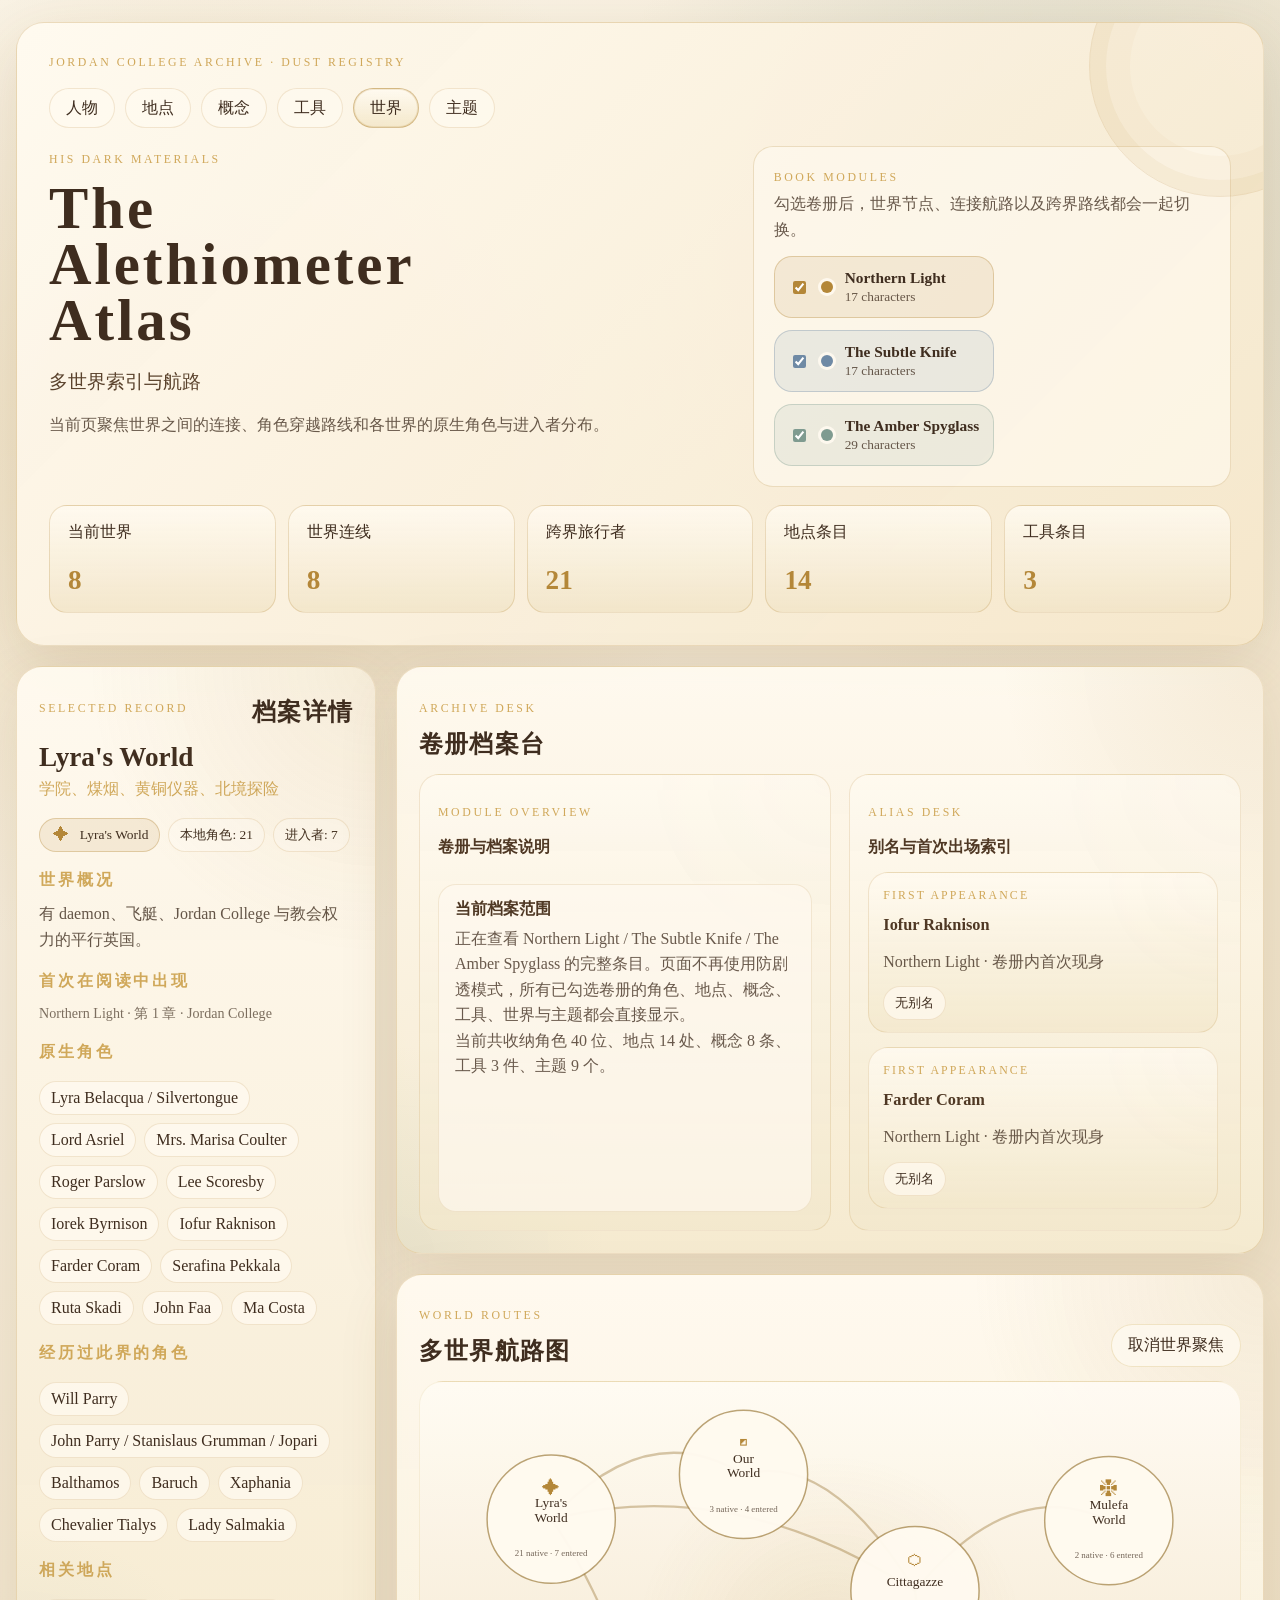
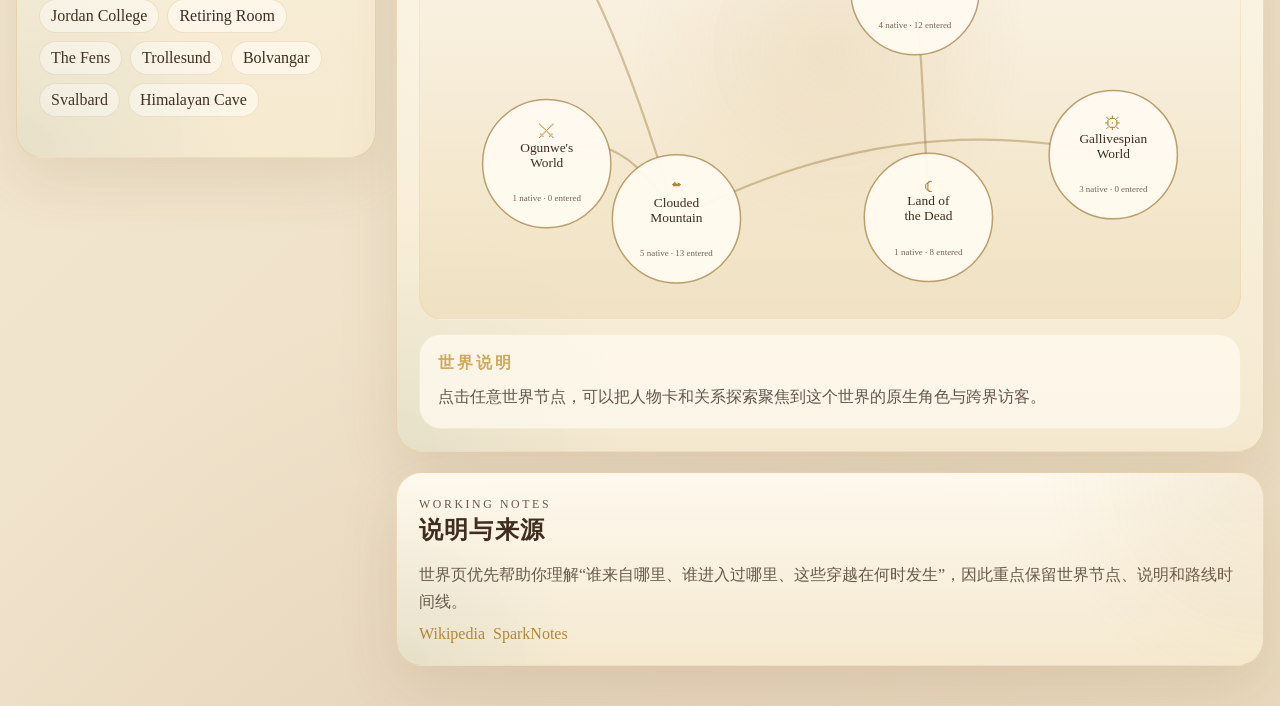
<file: dark/worlds.html>
<!DOCTYPE html>
<html lang="zh-CN">
  <head>
    <meta charset="UTF-8" />
    <meta name="viewport" content="width=device-width, initial-scale=1.0" />
    <title>The Alethiometer Atlas · 世界</title>
    <link rel="stylesheet" href="./static/styles.css" />
  </head>
  <body data-page="worlds">
    <div class="page-shell">
      <header class="hero">
        <div class="hero__badge">Jordan College Archive · Dust Registry</div>
        <nav class="site-tabs" aria-label="站点栏目">
          <a class="site-tab" href="./hdm.html">人物</a>
          <a class="site-tab" href="./places.html">地点</a>
          <a class="site-tab" href="./concepts.html">概念</a>
          <a class="site-tab" href="./tools.html">工具</a>
          <a class="site-tab is-current" href="./worlds.html">世界</a>
          <a class="site-tab" href="./themes.html">主题</a>
        </nav>
        <div class="hero__copy">
          <div class="hero__intro">
            <p class="eyebrow">His Dark Materials</p>
            <h1>The Alethiometer Atlas</h1>
            <p class="hero__subtitle">多世界索引与航路</p>
            <p class="hero__description">当前页聚焦世界之间的连接、角色穿越路线和各世界的原生角色与进入者分布。</p>
          </div>
          <div class="module-bar">
            <div class="module-bar__copy">
              <span class="panel__eyebrow">Book Modules</span>
              <p>勾选卷册后，世界节点、连接航路以及跨界路线都会一起切换。</p>
            </div>
            <div class="module-pills" id="module-picker"></div>
          </div>
        </div>
        <div class="hero__stats" id="hero-stats"></div>
      </header>

      <main class="layout">
        <aside class="panel detail-panel" id="detail-panel">
          <div class="panel__header">
            <p class="panel__eyebrow">Selected Record</p>
            <h2>档案详情</h2>
          </div>
          <div id="detail-content"></div>
        </aside>

        <section class="content-stack">
          <section class="panel panel--wide reading-panel">
            <div class="section-head">
              <div>
                <p class="panel__eyebrow">Archive Desk</p>
                <h2>卷册档案台</h2>
              </div>
            </div>
            <div class="reading-layout reading-layout--compact">
              <div class="inset-panel">
                <p class="panel__eyebrow">Module Overview</p>
                <h3>卷册与档案说明</h3>
                <div class="reading-summary" id="reading-summary"></div>
              </div>
              <div class="inset-panel">
                <p class="panel__eyebrow">Alias Desk</p>
                <h3>别名与首次出场索引</h3>
                <div class="mini-card-grid" id="alias-index"></div>
              </div>
            </div>
          </section>

          <section class="panel panel--wide world-routes-panel">
            <div class="section-head">
              <div>
                <p class="panel__eyebrow">World Routes</p>
                <h2>多世界航路图</h2>
              </div>
              <button class="ghost-button" id="clear-world-focus">取消世界聚焦</button>
            </div>
            <div class="world-layout">
              <svg id="world-map" viewBox="0 0 1100 720" role="img" aria-label="不同世界之间的航路关系"></svg>
              <div class="world-panel" id="world-panel"></div>
            </div>
          </section>

          <section class="panel panel--wide sources-panel">
            <div class="section-head">
              <div>
                <p class="panel__eyebrow">Working Notes</p>
                <h2>说明与来源</h2>
              </div>
            </div>
            <p>世界页优先帮助你理解“谁来自哪里、谁进入过哪里、这些穿越在何时发生”，因此重点保留世界节点、说明和路线时间线。</p>
            <div class="legend source-links">
              <a href="https://en.wikipedia.org/wiki/His_Dark_Materials" target="_blank" rel="noreferrer">Wikipedia</a>
              <a href="https://www.sparknotes.com/lit/hisdarkmaterials/" target="_blank" rel="noreferrer">SparkNotes</a>
            </div>
          </section>
        </section>
      </main>
    </div>

    <script src="./static/hdm-data.js"></script>
    <script src="./static/book-modules.js"></script>
    <script src="./static/reading-guide.js"></script>
    <script src="./static/app.js" defer></script>
  </body>
</html>
</file>
<file: coffee/styles.css>
:root {
  --leaf: #183f2b;
  --leaf-2: #2e6b46;
  --leaf-3: #729c63;
  --bean: #4b291b;
  --roast: #7a452b;
  --cherry: #a53c2d;
  --paper: #f6ecd7;
  --paper-2: #ead8b8;
  --cream: #fffaf0;
  --ink: #241710;
  --muted: #6f5b45;
  --line: rgba(75, 41, 27, .18);
  --shadow: 0 24px 60px rgba(40, 21, 10, .22);
  --radius: 8px;
  --max: 1180px;
  --wide: 1360px;
}

* {
  box-sizing: border-box;
}

html {
  scroll-behavior: smooth;
}

body {
  margin: 0;
  color: var(--ink);
  background:
    linear-gradient(90deg, rgba(75, 41, 27, .04) 1px, transparent 1px),
    linear-gradient(180deg, var(--cream), #f1e2c8 56%, #efe0c4);
  background-size: 64px 64px, auto;
  font-family: "Songti SC", "Noto Serif CJK SC", "Source Han Serif SC", Georgia, serif;
  line-break: strict;
  word-break: normal;
}

p,
li,
dd,
td,
span,
a {
  line-break: strict;
  overflow-wrap: break-word;
  word-break: normal;
}

body::selection {
  background: rgba(165, 60, 45, .24);
}

a {
  color: inherit;
}

img {
  display: block;
  width: 100%;
}

button,
a {
  -webkit-tap-highlight-color: transparent;
}

.site-header {
  position: fixed;
  top: 0;
  left: 0;
  right: 0;
  z-index: 20;
  display: flex;
  align-items: center;
  justify-content: space-between;
  gap: 24px;
  padding: 14px clamp(18px, 4vw, 48px);
  color: #fff7e7;
  background: rgba(24, 63, 43, .84);
  border-bottom: 1px solid rgba(255, 250, 240, .18);
  backdrop-filter: blur(18px);
}

.brand {
  display: inline-flex;
  align-items: center;
  gap: 10px;
  min-width: max-content;
  color: #fff7e7;
  text-decoration: none;
  font-size: 18px;
  font-weight: 700;
}

.brand-mark {
  display: grid;
  width: 34px;
  height: 34px;
  place-items: center;
  color: #cfe1bd;
  border: 1px solid rgba(255, 250, 240, .28);
  border-radius: 8px;
}

.brand-mark svg {
  width: 25px;
  height: 25px;
}

.nav-links {
  display: flex;
  align-items: center;
  justify-content: flex-end;
  gap: 8px;
  overflow-x: auto;
  scrollbar-width: none;
}

.nav-links::-webkit-scrollbar {
  display: none;
}

.nav-links a {
  display: inline-flex;
  min-height: 34px;
  align-items: center;
  padding: 0 12px;
  color: rgba(255, 250, 240, .78);
  border: 1px solid transparent;
  border-radius: 8px;
  text-decoration: none;
  font-family: "PingFang SC", "Noto Sans CJK SC", sans-serif;
  font-size: 13px;
  white-space: nowrap;
  transition: background .2s ease, color .2s ease, border-color .2s ease;
}

.nav-links a:hover,
.nav-links a.active {
  color: #fffaf0;
  background: rgba(255, 250, 240, .12);
  border-color: rgba(255, 250, 240, .18);
}

.hero {
  position: relative;
  min-height: 86vh;
  display: grid;
  align-items: end;
  padding: 124px clamp(20px, 6vw, 84px) 56px;
  overflow: hidden;
  color: #fff8e8;
}

.hero-bg {
  position: absolute;
  inset: 0;
  background:
    linear-gradient(90deg, rgba(18, 39, 24, .88) 0%, rgba(18, 39, 24, .58) 42%, rgba(18, 39, 24, .12) 72%),
    linear-gradient(0deg, rgba(24, 16, 10, .56), rgba(24, 16, 10, 0) 48%),
    url("assets/images/optimized/hero-coffee-tree.jpg") center / cover;
  transform: scale(1.02);
}

.hero::after {
  content: "";
  position: absolute;
  inset: auto 0 0;
  height: 30%;
  background: linear-gradient(180deg, transparent, var(--cream));
  pointer-events: none;
}

.hero-content {
  position: relative;
  z-index: 1;
  max-width: 720px;
}

.hero h1 {
  margin: 0;
  font-size: 96px;
  line-height: .96;
  font-weight: 800;
  letter-spacing: 0;
}

.hero p {
  max-width: 660px;
  margin: 24px 0 0;
  color: rgba(255, 248, 232, .88);
  font-size: 23px;
  line-height: 1.75;
}

.hero-actions {
  display: flex;
  flex-wrap: wrap;
  gap: 12px;
  margin-top: 34px;
}

.action-link {
  display: inline-flex;
  align-items: center;
  justify-content: center;
  gap: 10px;
  min-height: 46px;
  padding: 0 18px;
  color: #fff7e7;
  border: 1px solid rgba(255, 250, 240, .28);
  border-radius: 8px;
  text-decoration: none;
  font-family: "PingFang SC", "Noto Sans CJK SC", sans-serif;
  font-size: 15px;
  font-weight: 650;
  background: rgba(255, 250, 240, .08);
  backdrop-filter: blur(10px);
}

.action-link.primary {
  color: #25150d;
  background: #f0d29a;
  border-color: transparent;
}

.action-link svg {
  width: 19px;
  height: 19px;
  fill: none;
  stroke: currentColor;
  stroke-width: 1.8;
  stroke-linecap: round;
  stroke-linejoin: round;
}

.chapter-intro {
  position: relative;
  z-index: 3;
  width: min(var(--max), calc(100% - 40px));
  margin: -24px auto 0;
  display: grid;
  grid-template-columns: repeat(5, minmax(0, 1fr));
  background: var(--cream);
  border: 1px solid var(--line);
  border-radius: 8px;
  box-shadow: 0 18px 42px rgba(75, 41, 27, .13);
  overflow: hidden;
}

.chapter-intro a {
  min-height: 78px;
  display: flex;
  align-items: center;
  justify-content: center;
  padding: 16px;
  color: var(--bean);
  border-right: 1px solid var(--line);
  text-align: center;
  text-decoration: none;
  font-size: 16px;
  font-weight: 700;
  line-height: 1.45;
}

.chapter-intro a:last-child {
  border-right: 0;
}

.chapter-intro a:hover {
  background: #f2dfbd;
}

.content-band {
  padding: 112px clamp(20px, 5vw, 72px);
}

.content-band + .content-band {
  border-top: 1px solid rgba(75, 41, 27, .12);
}

.section-grid {
  width: min(var(--max), 100%);
  margin: 0 auto 42px;
  display: grid;
  grid-template-columns: minmax(0, 1fr) minmax(360px, 520px);
  gap: clamp(28px, 5vw, 72px);
  align-items: center;
}

.section-grid.reverse {
  grid-template-columns: minmax(360px, 520px) minmax(0, 1fr);
}

.section-heading {
  width: min(var(--max), 100%);
  margin: 0 auto 34px;
}

.section-number {
  display: block;
  margin-bottom: 18px;
  color: var(--cherry);
  font-family: "PingFang SC", "Noto Sans CJK SC", sans-serif;
  font-size: 14px;
  font-weight: 800;
}

.section-copy h2 {
  margin: 0;
  color: var(--leaf);
  font-size: 64px;
  line-height: 1.08;
}

.section-copy .lead {
  max-width: 720px;
  margin: 22px 0 0;
  color: #513a29;
  font-size: 21px;
  line-height: 1.9;
}

.key,
.key-red,
.wavy {
  font-weight: 800;
}

.key {
  color: var(--leaf);
}

.key-red {
  color: var(--cherry);
}

.wavy {
  color: var(--bean);
  text-decoration-line: underline;
  text-decoration-style: wavy;
  text-decoration-color: rgba(165, 60, 45, .72);
  text-underline-offset: .18em;
}

.split-dark .key,
.dark-card .key,
.process-card .key,
.region-note .key,
.hero .key {
  color: #f0d29a;
}

.split-dark .key-red,
.dark-card .key-red,
.process-card .key-red,
.region-note .key-red,
.hero .key-red {
  color: #ffb59c;
}

.split-dark .wavy,
.dark-card .wavy,
.process-card .wavy,
.region-note .wavy,
.hero .wavy {
  color: #fff8e8;
  text-decoration-color: #f0d29a;
}

.media-frame {
  margin: 0;
  border-radius: 8px;
  overflow: hidden;
  border: 1px solid rgba(255, 250, 240, .7);
  box-shadow: var(--shadow);
  background: #dac49e;
}

.media-frame img {
  aspect-ratio: 4 / 3;
  height: 100%;
  object-fit: cover;
}

.knowledge-layout {
  width: min(var(--max), 100%);
  margin: 0 auto;
  display: grid;
  gap: 18px;
}

.three-columns {
  grid-template-columns: repeat(3, minmax(0, 1fr));
}

.two-columns {
  grid-template-columns: repeat(2, minmax(0, 1fr));
}

.knowledge-card,
.process-card,
.region-note {
  padding: clamp(22px, 3vw, 34px);
  background: rgba(255, 250, 240, .78);
  border: 1px solid var(--line);
  border-radius: 8px;
  box-shadow: 0 14px 34px rgba(75, 41, 27, .08);
}

.knowledge-card h3,
.process-card h3,
.region-note h3,
.table-wrap h3,
.flavor-extract h3,
.map-copy h3 {
  margin: 0 0 16px;
  color: var(--leaf);
  font-size: 30px;
  line-height: 1.2;
}

.knowledge-card p,
.knowledge-card li,
.process-list p,
.region-note p {
  color: #563f2d;
  font-size: 16px;
  line-height: 1.85;
}

.knowledge-card p,
.region-note p {
  margin: 0;
}

.knowledge-card p + ul,
.knowledge-card p + .definition-list,
.knowledge-card p + .comparison {
  margin-top: 18px;
}

.knowledge-card ul,
.knowledge-card ol {
  margin: 16px 0 0;
  padding-left: 1.3em;
}

.knowledge-card li + li {
  margin-top: 8px;
}

.cupping-sense {
  margin-top: 22px;
  padding-top: 18px;
  border-top: 1px solid rgba(255, 250, 240, .16);
}

.cupping-sense h4 {
  margin: 0 0 12px;
  color: #f0d29a;
  font-size: 21px;
}

.cupping-sense ul {
  margin: 0;
  padding-left: 1.2em;
}

.split-dark {
  color: #f8edda;
  background: linear-gradient(180deg, rgba(24, 63, 43, .96), rgba(42, 66, 39, .94));
}

.split-dark .section-copy h2,
.split-dark .section-number,
.split-dark .knowledge-card h3,
.split-dark .process-card h3 {
  color: #f5ead8;
}

.split-dark .section-copy .lead {
  color: rgba(255, 248, 232, .82);
}

.dark-card,
.process-card {
  color: #f8edda;
  background: rgba(255, 250, 240, .08);
  border-color: rgba(255, 250, 240, .18);
  box-shadow: none;
}

.dark-card p,
.dark-card li,
.process-list p {
  color: rgba(255, 248, 232, .82);
}

.process-list {
  display: grid;
  gap: 14px;
}

.process-list div {
  display: grid;
  grid-template-columns: 36px minmax(0, 1fr);
  gap: 10px 14px;
  align-items: start;
  padding-bottom: 14px;
  border-bottom: 1px solid rgba(255, 250, 240, .14);
}

.process-list div:last-child {
  padding-bottom: 0;
  border-bottom: 0;
}

.process-list span {
  grid-row: span 2;
  display: grid;
  width: 36px;
  height: 36px;
  place-items: center;
  color: #2b1b10;
  background: #f0d29a;
  border-radius: 8px;
  font-family: "PingFang SC", "Noto Sans CJK SC", sans-serif;
  font-weight: 800;
}

.process-list strong {
  color: #fff8e8;
  font-size: 18px;
}

.process-list p {
  margin: 0;
}

.botanical {
  background:
    linear-gradient(180deg, #fffaf0, #f1dfbd 48%, #f7ecd8);
}

.growing-map {
  width: min(var(--wide), 100%);
  margin: 0 auto 18px;
  display: grid;
  gap: 18px;
}

.map-copy,
.map-frame {
  background: rgba(255, 250, 240, .78);
  border: 1px solid var(--line);
  border-radius: 8px;
  box-shadow: 0 14px 34px rgba(75, 41, 27, .08);
}

.map-copy {
  padding: clamp(22px, 3vw, 34px);
}

.map-copy p {
  margin: 0;
  color: #563f2d;
  font-size: 16px;
  line-height: 1.85;
}

.condition-grid {
  display: grid;
  grid-template-columns: repeat(auto-fit, minmax(190px, 1fr));
  gap: 12px;
  margin-top: 20px;
}

.condition-grid div {
  padding: 14px;
  background: #f1dfbd;
  border: 1px solid rgba(75, 41, 27, .12);
  border-radius: 8px;
}

.condition-grid strong,
.condition-grid span {
  display: block;
}

.condition-grid strong {
  color: var(--leaf);
  font-family: "PingFang SC", "Noto Sans CJK SC", sans-serif;
  font-weight: 800;
}

.condition-grid span {
  margin-top: 6px;
  color: #563f2d;
  line-height: 1.7;
}

.map-frame {
  margin: 0;
  overflow: hidden;
}

.map-frame img {
  height: auto;
  min-height: 0;
  object-fit: contain;
  background: #f3e2c4;
}

.table-wrap {
  width: min(var(--max), 100%);
  margin: 0 auto 18px;
  padding: clamp(18px, 3vw, 30px);
  overflow-x: auto;
  background: rgba(255, 250, 240, .78);
  border: 1px solid var(--line);
  border-radius: 8px;
  box-shadow: 0 14px 34px rgba(75, 41, 27, .08);
}

.variety-family {
  width: min(var(--max), 100%);
  margin: 0 auto 18px;
  padding: clamp(22px, 3vw, 34px);
  background: rgba(255, 250, 240, .78);
  border: 1px solid var(--line);
  border-radius: 8px;
  box-shadow: 0 14px 34px rgba(75, 41, 27, .08);
}

.family-copy {
  max-width: 840px;
}

.family-copy h3 {
  margin: 0 0 14px;
  color: var(--leaf);
  font-size: 30px;
  line-height: 1.2;
}

.family-copy p {
  margin: 0;
  color: #563f2d;
  font-size: 16px;
  line-height: 1.85;
}

.family-tree {
  display: grid;
  grid-template-columns: repeat(2, minmax(0, 1fr));
  gap: 14px;
  margin-top: 22px;
}

.family-tree article {
  padding: 18px;
  background: #f1dfbd;
  border: 1px solid rgba(75, 41, 27, .12);
  border-radius: 8px;
}

.family-tree h4 {
  margin: 0;
  color: var(--leaf);
  font-size: 21px;
}

.family-tree p {
  margin: 10px 0 0;
  color: #563f2d;
  line-height: 1.75;
}

.lineage {
  display: grid;
  grid-template-columns: repeat(3, minmax(0, 1fr));
  gap: 8px;
  margin-top: 14px;
}

.lineage span {
  position: relative;
  display: flex;
  min-height: 48px;
  align-items: center;
  justify-content: center;
  padding: 9px 10px;
  color: #fff8e8;
  background: var(--leaf);
  border-radius: 8px;
  font-family: "PingFang SC", "Noto Sans CJK SC", sans-serif;
  font-size: 13px;
  font-weight: 700;
  line-height: 1.35;
  text-align: center;
}

.lineage span + span::before {
  content: "";
  position: absolute;
  left: -8px;
  top: 50%;
  width: 8px;
  height: 2px;
  background: var(--cherry);
}

table {
  width: 100%;
  min-width: 760px;
  border-collapse: collapse;
}

th,
td {
  padding: 16px 14px;
  border-bottom: 1px solid rgba(75, 41, 27, .14);
  text-align: left;
  vertical-align: top;
  font-size: 15px;
  line-height: 1.75;
}

th {
  color: var(--leaf);
  font-family: "PingFang SC", "Noto Sans CJK SC", sans-serif;
  font-weight: 800;
  background: rgba(46, 107, 70, .08);
}

td {
  color: #513a29;
}

tr:last-child td {
  border-bottom: 0;
}

.region-note {
  width: min(var(--max), 100%);
  margin: 0 auto;
  background: #1d4b34;
  border-color: transparent;
}

.region-note h3,
.region-note p {
  color: #fff8e8;
}

.region-note p + p {
  margin-top: 14px;
  color: rgba(255, 248, 232, .82);
}

.processing-panel {
  width: min(var(--max), 100%);
  margin: 0 auto 18px;
  padding: clamp(22px, 3vw, 34px);
  background: rgba(255, 250, 240, .78);
  border: 1px solid var(--line);
  border-radius: 8px;
  box-shadow: 0 14px 34px rgba(75, 41, 27, .08);
}

.processing-panel h3 {
  margin: 0 0 12px;
  color: var(--leaf);
  font-size: 30px;
}

.processing-panel > p {
  max-width: 860px;
  margin: 0 0 20px;
  color: #563f2d;
  font-size: 16px;
  line-height: 1.85;
}

.processing-grid {
  display: grid;
  grid-template-columns: repeat(2, minmax(0, 1fr));
  gap: 14px;
}

.processing-grid article {
  padding: 18px;
  color: #563f2d;
  background: #f1dfbd;
  border: 1px solid rgba(75, 41, 27, .12);
  border-radius: 8px;
}

.processing-grid h4 {
  margin: 0 0 12px;
  color: var(--leaf);
  font-size: 20px;
}

.processing-grid ul {
  margin: 0;
  padding-left: 1.2em;
}

.processing-grid li {
  color: #563f2d;
  line-height: 1.8;
}

.processing-grid li + li {
  margin-top: 6px;
}

.definition-list {
  display: grid;
  gap: 14px;
  margin: 0;
}

.definition-list div {
  padding-top: 14px;
  border-top: 1px solid rgba(75, 41, 27, .14);
}

.definition-list dt {
  margin: 0 0 4px;
  color: var(--leaf);
  font-family: "PingFang SC", "Noto Sans CJK SC", sans-serif;
  font-weight: 800;
}

.definition-list dd {
  margin: 0;
  color: #563f2d;
  line-height: 1.8;
}

.comparison {
  display: grid;
  gap: 12px;
}

.comparison div {
  display: grid;
  grid-template-columns: 94px minmax(0, 1fr);
  gap: 14px;
  padding: 14px 0;
  border-top: 1px solid rgba(75, 41, 27, .14);
}

.comparison strong {
  color: var(--cherry);
  font-family: "PingFang SC", "Noto Sans CJK SC", sans-serif;
}

.comparison span {
  color: #563f2d;
  line-height: 1.7;
}

.flavor-band {
  background:
    linear-gradient(180deg, #f2dfbd 0%, #fffaf0 42%, #efe0c4 100%);
}

.flavor-poster {
  position: relative;
  width: min(var(--wide), 100%);
  margin: 0 auto 28px;
  padding: 14px;
  background: rgba(255, 250, 240, .78);
  border: 1px solid var(--line);
  border-radius: 8px;
  box-shadow: var(--shadow);
}

.flavor-poster img {
  max-height: none;
  object-fit: contain;
  background: #fff;
  border-radius: 6px;
}

.flavor-callouts {
  position: absolute;
  inset: 14px;
  margin: 0;
  padding: 0;
  list-style: none;
  pointer-events: none;
}

.flavor-callouts li {
  position: absolute;
  z-index: 2;
  max-width: 210px;
  padding: 10px 12px;
  color: #2b1b10;
  background: rgba(255, 250, 240, .91);
  border: 1px solid rgba(75, 41, 27, .22);
  border-radius: 8px;
  box-shadow: 0 12px 28px rgba(40, 21, 10, .18);
  font-family: "PingFang SC", "Noto Sans CJK SC", sans-serif;
}

.flavor-callouts li::before,
.flavor-callouts li::after {
  content: "";
  position: absolute;
  pointer-events: none;
}

.flavor-callouts li::after {
  height: 2px;
  background: linear-gradient(90deg, rgba(165, 60, 45, .95), rgba(75, 41, 27, .35));
}

.flavor-callouts li::before {
  width: 9px;
  height: 9px;
  background: var(--cherry);
  border: 2px solid #fffaf0;
  border-radius: 999px;
  box-shadow: 0 0 0 3px rgba(165, 60, 45, .18);
}

.flavor-callouts strong,
.flavor-callouts span {
  display: block;
}

.flavor-callouts strong {
  color: var(--leaf);
  font-size: 15px;
  line-height: 1.25;
}

.flavor-callouts span {
  margin-top: 4px;
  color: #6a432b;
  font-size: 13px;
  line-height: 1.45;
}

.callout-enzymatic {
  left: 2.5%;
  top: 28%;
}

.callout-enzymatic::after {
  left: 100%;
  top: 48%;
  width: clamp(92px, 14vw, 180px);
  transform: rotate(-12deg);
  transform-origin: left center;
}

.callout-enzymatic::before {
  left: calc(100% + clamp(88px, 13.5vw, 172px));
  top: calc(48% - clamp(17px, 2.8vw, 32px));
}

.callout-sugar {
  right: 3%;
  top: 44%;
}

.callout-sugar::after {
  right: 100%;
  top: 50%;
  width: clamp(88px, 11vw, 150px);
  transform: rotate(-8deg);
  transform-origin: right center;
}

.callout-sugar::before {
  right: calc(100% + clamp(82px, 10.5vw, 144px));
  top: calc(50% - clamp(12px, 1.7vw, 24px));
}

.callout-dry {
  left: 46%;
  bottom: 5%;
}

.callout-dry::after {
  right: 100%;
  top: 43%;
  width: clamp(70px, 8vw, 112px);
  transform: rotate(-16deg);
  transform-origin: right center;
}

.callout-dry::before {
  right: calc(100% + clamp(64px, 7.5vw, 106px));
  top: calc(43% - clamp(15px, 2vw, 26px));
}

.callout-other {
  left: 3%;
  bottom: 15%;
}

.callout-other::after {
  left: 100%;
  top: 45%;
  width: clamp(86px, 12vw, 160px);
  transform: rotate(17deg);
  transform-origin: left center;
}

.callout-other::before {
  left: calc(100% + clamp(80px, 11.5vw, 154px));
  top: calc(45% + clamp(12px, 2vw, 28px));
}

.flavor-extract {
  width: min(var(--max), 100%);
  margin: 0 auto;
  padding: clamp(26px, 4vw, 46px);
  background: rgba(255, 250, 240, .78);
  border: 1px solid var(--line);
  border-radius: 8px;
  box-shadow: 0 18px 42px rgba(75, 41, 27, .1);
}

.flavor-extract > p {
  max-width: 860px;
  margin: 0;
  color: #563f2d;
  font-size: 16px;
  line-height: 1.85;
}

.flavor-term-grid {
  display: grid;
  grid-template-columns: repeat(2, minmax(0, 1fr));
  gap: 14px;
  margin-top: 24px;
}

.flavor-term-grid article {
  padding: 18px;
  background: #f1dfbd;
  border: 1px solid rgba(75, 41, 27, .12);
  border-radius: 8px;
}

.flavor-term-grid h4 {
  margin: 0;
  color: var(--leaf);
  font-size: 20px;
  line-height: 1.35;
}

.flavor-term-grid p {
  margin: 10px 0 0;
  color: var(--cherry);
  font-family: "PingFang SC", "Noto Sans CJK SC", sans-serif;
  font-weight: 800;
  line-height: 1.7;
}

.flavor-term-grid span {
  display: block;
  margin-top: 8px;
  color: #563f2d;
  line-height: 1.8;
}

.sources {
  padding: 94px clamp(20px, 5vw, 72px);
  background: #1b3728;
  color: #fff8e8;
}

.sources-inner {
  width: min(var(--max), 100%);
  margin: 0 auto;
}

.sources h2 {
  margin: 0;
  font-size: 52px;
}

.sources p {
  max-width: 760px;
  margin: 16px 0 0;
  color: rgba(255, 248, 232, .78);
  font-size: 17px;
  line-height: 1.8;
}

.source-grid {
  display: grid;
  grid-template-columns: repeat(4, minmax(0, 1fr));
  gap: 10px;
  margin-top: 30px;
}

.source-grid a {
  min-height: 76px;
  display: flex;
  align-items: center;
  padding: 14px;
  color: #fff8e8;
  background: rgba(255, 250, 240, .08);
  border: 1px solid rgba(255, 250, 240, .14);
  border-radius: 8px;
  text-decoration: none;
  line-height: 1.5;
}

.source-grid a:hover {
  background: rgba(255, 250, 240, .14);
}

.site-footer {
  display: flex;
  align-items: center;
  justify-content: space-between;
  gap: 18px;
  padding: 26px clamp(20px, 5vw, 72px);
  color: #f8edda;
  background: #102418;
  font-family: "PingFang SC", "Noto Sans CJK SC", sans-serif;
}

.site-footer p {
  margin: 0;
}

.site-footer a {
  color: #f0d29a;
  text-decoration: none;
}

.section-observe {
  opacity: 0;
  transform: translateY(18px);
  transition: opacity .7s ease, transform .7s ease;
}

.section-observe.is-visible {
  opacity: 1;
  transform: none;
}

@media (prefers-reduced-motion: reduce) {
  html {
    scroll-behavior: auto;
  }

  .section-observe {
    opacity: 1;
    transform: none;
    transition: none;
  }
}

@media (max-width: 980px) {
  .site-header {
    align-items: flex-start;
    flex-direction: column;
    gap: 10px;
    padding-bottom: 12px;
  }

  .nav-links {
    width: 100%;
    justify-content: flex-start;
  }

  .hero {
    min-height: 82vh;
    padding-top: 152px;
  }

  .hero h1 {
    font-size: 72px;
  }

  .hero p {
    font-size: 21px;
  }

  .chapter-intro,
  .three-columns,
  .two-columns,
  .section-grid,
  .section-grid.reverse,
  .growing-map,
  .condition-grid,
  .processing-grid,
  .family-tree,
  .lineage,
  .flavor-term-grid,
  .source-grid {
    grid-template-columns: 1fr;
  }

  .chapter-intro a {
    min-height: 54px;
    border-right: 0;
    border-bottom: 1px solid var(--line);
  }

  .chapter-intro a:last-child {
    border-bottom: 0;
  }

  .section-grid,
  .section-grid.reverse {
    gap: 28px;
  }

  .flavor-callouts {
    position: static;
    inset: auto;
    display: grid;
    grid-template-columns: repeat(2, minmax(0, 1fr));
    gap: 10px;
    margin-top: 12px;
  }

  .flavor-callouts li {
    position: relative;
    max-width: none;
    inset: auto;
  }

  .flavor-callouts li::before,
  .flavor-callouts li::after {
    display: none;
  }

  .section-copy h2 {
    font-size: 50px;
  }

  .section-copy .lead {
    font-size: 19px;
  }

  .knowledge-card h3,
  .process-card h3,
  .region-note h3,
  .table-wrap h3,
  .flavor-extract h3,
  .map-copy h3 {
    font-size: 27px;
  }

  .sources h2 {
    font-size: 42px;
  }
}

@media (max-width: 640px) {
  .site-header {
    padding-inline: 14px;
  }

  .brand {
    font-size: 17px;
  }

  .nav-links a {
    min-height: 32px;
    padding-inline: 10px;
    font-size: 12px;
  }

  .hero {
    min-height: 78vh;
    padding: 142px 18px 40px;
  }

  .hero h1 {
    font-size: 54px;
  }

  .hero p {
    font-size: 19px;
    line-height: 1.65;
  }

  .hero-bg {
    background:
      linear-gradient(90deg, rgba(18, 39, 24, .9), rgba(18, 39, 24, .46)),
      linear-gradient(0deg, rgba(24, 16, 10, .56), rgba(24, 16, 10, 0) 48%),
      url("assets/images/optimized/hero-coffee-tree.jpg") center / cover;
  }

  .hero-actions {
    align-items: stretch;
    flex-direction: column;
  }

  .action-link {
    width: 100%;
  }

  .content-band,
  .sources {
    padding: 72px 18px;
  }

  .section-copy h2 {
    font-size: 38px;
  }

  .section-copy .lead {
    font-size: 17px;
  }

  .knowledge-card h3,
  .process-card h3,
  .region-note h3,
  .table-wrap h3,
  .flavor-extract h3,
  .map-copy h3 {
    font-size: 24px;
  }

  .sources h2 {
    font-size: 34px;
  }

  .media-frame img {
    aspect-ratio: 1 / 1;
  }

  .knowledge-card,
  .process-card,
  .region-note,
  .table-wrap,
  .variety-family,
  .map-copy,
  .flavor-extract {
    padding: 20px;
  }

  .process-list div {
    grid-template-columns: 32px minmax(0, 1fr);
  }

  .process-list span {
    width: 32px;
    height: 32px;
  }

  .comparison div {
    grid-template-columns: 1fr;
    gap: 6px;
  }

  .lineage span + span::before {
    left: 50%;
    top: -8px;
    width: 2px;
    height: 8px;
  }

  .flavor-poster {
    padding: 10px;
  }

  .flavor-callouts {
    grid-template-columns: 1fr;
  }

  .flavor-poster img {
    max-height: none;
  }

  .source-grid a {
    min-height: 58px;
  }

  .site-footer {
    align-items: flex-start;
    flex-direction: column;
  }
}
</file>
<file: history/src/styles.css>
:root {
  --bg: #ebeef1;
  --bg-deep: #d9dee4;
  --paper: rgba(248, 249, 250, 0.95);
  --paper-soft: rgba(244, 246, 248, 0.88);
  --ink: #2b3036;
  --muted: #606973;
  --panel: rgba(246, 248, 249, 0.84);
  --panel-border: rgba(90, 99, 110, 0.14);
  --panel-border-strong: rgba(79, 89, 101, 0.28);
  --shadow: 0 18px 42px rgba(27, 35, 45, 0.08);
  --bronze: #7a5732;
  --gold: #9b7a35;
  --vermilion: #8f3c2b;
  --jade: #5c7764;
  --teal: #4b6b74;
  --sand: #91806d;
  --qing: #365b69;
  --qing-shiqing: #6d8792;
  --qing-shiqing-deep: #506975;
  --qing-xiangse: #b19a70;
  --qing-xiangse-deep: #91784f;
  --ink-soft: #4a433c;
  --white: #f8fbfd;
  --focus: #8c281c;
  --surface-0: rgba(250, 251, 252, 0.98);
  --surface-1: rgba(246, 247, 249, 0.94);
  --surface-2: rgba(239, 242, 245, 0.9);
  --surface-3: rgba(232, 236, 240, 0.82);
  --surface-4: rgba(226, 231, 236, 0.96);
  --line-soft: rgba(89, 99, 110, 0.1);
  --line-mid: rgba(89, 99, 110, 0.16);
  --line-strong: rgba(89, 99, 110, 0.26);
  --genealogy-link-gap: 18px;
  --genealogy-line: rgba(103, 112, 124, 0.62);
  --genealogy-line-strong: rgba(96, 106, 118, 0.82);
  --radius-xl: 18px;
  --radius-lg: 12px;
  --radius-md: 8px;
  --radius-sm: 6px;
}

* {
  box-sizing: border-box;
}

html {
  scroll-behavior: smooth;
}

body {
  position: relative;
  margin: 0;
  color: var(--ink);
  font-family: "Songti SC", "Noto Serif CJK SC", "STSong", serif;
  background:
    linear-gradient(180deg, #f7f8fa 0%, var(--bg) 36%, var(--bg-deep) 100%);
  min-height: 100vh;
  overflow-x: hidden;
}

body::before,
body::after,
.page-shell::before,
.page-shell::after {
  content: "";
  position: fixed;
  pointer-events: none;
}

body::before {
  inset: 0;
  z-index: 0;
  background-image:
    radial-gradient(circle at top left, rgba(118, 126, 136, 0.05), transparent 28%),
    radial-gradient(circle at top right, rgba(83, 96, 112, 0.04), transparent 26%),
    linear-gradient(180deg, rgba(255, 255, 255, 0.34), rgba(243, 245, 247, 0.2)),
    repeating-linear-gradient(
      0deg,
      rgba(255, 255, 255, 0.05),
      rgba(255, 255, 255, 0.05) 1px,
      rgba(0, 0, 0, 0) 1px,
      rgba(0, 0, 0, 0) 8px
    );
  background-repeat: no-repeat;
  background-size: auto;
  background-position: center;
  opacity: 1;
  filter: none;
}

body::after {
  display: none;
}

button,
input {
  font: inherit;
}

button {
  cursor: pointer;
}

.page-shell {
  position: relative;
  isolation: isolate;
  z-index: 1;
  width: 100%;
  margin: 0;
  padding: 24px 24px 48px;
}

.page-shell::before {
  display: none;
}

.page-shell::after {
  inset: 0;
  z-index: 0;
  background:
    linear-gradient(
      90deg,
      rgba(117, 126, 136, 0.03),
      rgba(117, 126, 136, 0) 12%,
      rgba(117, 126, 136, 0) 88%,
      rgba(117, 126, 136, 0.03)
    );
}

.page-shell > * {
  position: relative;
  z-index: 1;
}

.panel {
  position: relative;
  isolation: isolate;
  background: var(--panel);
  backdrop-filter: blur(6px);
  border: 1px solid var(--panel-border);
  border-radius: var(--radius-xl);
  box-shadow: var(--shadow);
}

.panel::before {
  content: "";
  position: absolute;
  inset: 10px;
  border: 1px solid rgba(117, 126, 136, 0.12);
  border-radius: calc(var(--radius-xl) - 6px);
  pointer-events: none;
}

.hero {
  padding: 32px;
  display: grid;
  gap: 24px;
  grid-template-columns: minmax(0, 1.45fr) minmax(340px, 0.95fr);
  align-items: start;
  position: relative;
  overflow: hidden;
  background:
    linear-gradient(180deg, rgba(248, 249, 250, 0.96), rgba(239, 242, 245, 0.92)),
    radial-gradient(circle at top right, rgba(103, 112, 124, 0.08), transparent 38%);
}

.hero::after {
  content: "";
  position: absolute;
  inset: auto -8% -28% auto;
  width: 320px;
  height: 320px;
  border-radius: 50%;
  background: radial-gradient(circle, rgba(128, 136, 147, 0.08), rgba(128, 136, 147, 0));
  pointer-events: none;
}

.eyebrow {
  margin: 0 0 8px;
  color: var(--vermilion);
  font-size: 0.88rem;
  letter-spacing: 0.12em;
  text-transform: uppercase;
}

.hero h1,
.section-heading h2,
.subpanel-head h3,
.focus-card h3,
.search-result-card h3,
.ruler-card h3 {
  margin: 0;
  font-family: "Kaiti SC", "STKaiti", "BiauKai", serif;
  font-weight: 700;
}

.hero h1 {
  font-size: clamp(2rem, 3vw, 3.2rem);
  line-height: 1.1;
}

.hero-text,
.section-note,
.detail-summary p,
.placeholder-state p,
.empty-search p,
.search-meta p,
.ruler-note,
.summary-list li {
  line-height: 1.7;
  color: var(--muted);
}

.hero-search {
  position: relative;
  z-index: 1;
  padding: 22px;
  background: var(--surface-1);
  border: 1px solid var(--line-mid);
  border-radius: var(--radius-lg);
  box-shadow: 0 12px 30px rgba(33, 41, 50, 0.06);
}

.hero-search-body {
  margin-top: 16px;
  max-height: 320px;
  overflow: auto;
  padding-right: 6px;
}

.detail-stats {
  display: grid;
  gap: 14px;
  grid-template-columns: repeat(auto-fit, minmax(180px, 1fr));
}

.metric-card,
.focus-card {
  background: var(--surface-0);
  border: 1px solid var(--line-soft);
  border-radius: var(--radius-lg);
  padding: 18px;
}

.metric-label {
  display: block;
  margin-bottom: 8px;
  color: var(--muted);
  font-size: 0.92rem;
}

.metric-card strong {
  display: block;
  font-size: 1.25rem;
}

.metric-note {
  display: block;
  margin-top: 8px;
  color: var(--muted);
  font-size: 0.92rem;
  line-height: 1.5;
}

.app-grid {
  margin-top: 24px;
  display: grid;
  gap: 24px;
  grid-template-columns: minmax(0, 1.5fr) minmax(380px, 0.5fr);
}

.overview-panel {
  grid-column: 1 / -1;
}

.detail-panel {
  grid-column: 1;
  grid-row: 2;
}

.search-panel {
  grid-column: 2;
  grid-row: 2;
  position: sticky;
  top: 18px;
  align-self: start;
}

.search-panel .section-heading {
  margin-bottom: 18px;
}

.section-heading,
.subpanel-head {
  display: flex;
  justify-content: space-between;
  gap: 18px;
  align-items: start;
}

.hero-search-head {
  display: grid;
  gap: 8px;
}

.overview-panel,
.detail-panel,
.search-panel {
  padding: 28px;
}

.status-legend {
  display: flex;
  gap: 10px;
  flex-wrap: wrap;
  margin-top: 18px;
}

.legend-pill {
  display: inline-flex;
  align-items: center;
  padding: 8px 12px;
  border-radius: 999px;
  font-size: 0.9rem;
  border: 1px solid var(--line-soft);
}

.legend-active {
  background: rgba(97, 113, 128, 0.12);
}

.legend-pending {
  background: rgba(126, 134, 144, 0.12);
}

.legend-outline {
  background: rgba(89, 99, 110, 0.08);
}

.timeline-host {
  margin-top: 24px;
  overflow-x: auto;
  padding-bottom: 8px;
}

.timeline-axis,
.ruler-axis {
  position: relative;
  height: 42px;
  border-bottom: 1px dashed var(--line-mid);
}

.timeline-axis-shell {
  display: grid;
  gap: 16px;
  grid-template-columns: 140px 1fr;
  align-items: end;
}

.timeline-axis-spacer {
  min-height: 1px;
}

.timeline-tick {
  position: absolute;
  top: 0;
  transform: translateX(-50%);
  display: flex;
  align-items: flex-end;
  height: 100%;
}

.timeline-tick::before {
  content: "";
  position: absolute;
  left: 50%;
  top: 2px;
  width: 1px;
  height: 18px;
  background: rgba(89, 99, 110, 0.34);
}

.timeline-tick.is-minor::before {
  top: 14px;
  width: 5px;
  height: 5px;
  border-radius: 50%;
  transform: translateX(-50%);
  background: rgba(89, 99, 110, 0.28);
}

.timeline-tick.is-minor span {
  display: none;
}

.timeline-tick span {
  display: inline-block;
  transform: translateY(10px);
  font-size: 0.86rem;
  color: var(--muted);
  white-space: nowrap;
}

.timeline-lanes {
  display: grid;
  gap: 14px;
  margin-top: 18px;
}

.timeline-lane {
  display: grid;
  gap: 16px;
  grid-template-columns: 140px 1fr;
  align-items: center;
}

.lane-label strong {
  display: inline-block;
  padding: 10px 12px;
  border-radius: var(--radius-sm);
  background: var(--surface-1);
  border: 1px solid var(--line-mid);
  box-shadow: inset 0 1px 0 rgba(255, 255, 255, 0.52);
}

.lane-track {
  position: relative;
  min-height: 148px;
  overflow: visible;
  border-radius: var(--radius-md);
  background:
    linear-gradient(180deg, rgba(247, 248, 250, 0.88), rgba(236, 240, 244, 0.62)),
    linear-gradient(90deg, rgba(118, 126, 136, 0.05), rgba(118, 126, 136, 0));
  border: 1px solid var(--line-mid);
}

.lane-track-guides {
  position: absolute;
  inset: 0;
  pointer-events: none;
}

.lane-track-guide {
  position: absolute;
  top: 0;
  bottom: 0;
  width: 1px;
  transform: translateX(-50%);
  background: rgba(110, 120, 132, 0.12);
}

.lane-track-guide.is-major {
  background: rgba(110, 120, 132, 0.22);
}

.dynasty-block,
.ruler-block {
  position: absolute;
  top: 52px;
  bottom: 52px;
  border: 0;
  border-radius: 0;
  box-sizing: border-box;
  padding: 0;
  text-align: left;
  display: flex;
  flex-direction: column;
  justify-content: space-between;
  color: var(--white);
  box-shadow: none;
  overflow: hidden;
  transition:
    transform 160ms ease,
    box-shadow 160ms ease,
    opacity 160ms ease;
}

.dynasty-block:hover,
.ruler-block:hover,
.lineage-node:hover,
.search-result-card:hover {
  transform: translateY(-2px);
}

.dynasty-block.is-selected,
.ruler-block.is-selected,
.lineage-node.is-selected,
.ruler-card.is-selected {
  outline: none;
  box-shadow:
    inset 0 0 0 2px rgba(138, 148, 160, 0.9),
    inset 0 0 0 4px rgba(70, 80, 92, 0.3);
}

.dynasty-block.is-pending {
  opacity: 0.78;
  border: 1px dashed rgba(255, 244, 229, 0.42);
}

.tone-bronze {
  background: linear-gradient(180deg, #7d5630, #9d7347);
}

.tone-ink {
  background: linear-gradient(180deg, #445d66, #29414a);
}

.tone-vermilion {
  background: linear-gradient(180deg, #964a36, #7f3225);
}

.tone-gold {
  background: linear-gradient(180deg, #a28442, #806327);
}

.tone-jade {
  background: linear-gradient(180deg, #6f8c78, #4d6856);
}

.tone-teal {
  background: linear-gradient(180deg, #56757c, #375760);
}

.tone-sand {
  background: linear-gradient(180deg, #9a876f, #77624f);
}

.tone-qing {
  background: linear-gradient(180deg, #4d7180, #315260);
}

.tone-plum {
  background: linear-gradient(180deg, #7b6170, #5f4651);
}

.search-form {
  margin-top: 16px;
}

.selected-ruler-panel {
  margin-top: 0;
}

.inspector-card {
  padding: 18px;
  border-radius: var(--radius-lg);
  background: var(--surface-0);
  border: 1px solid var(--line-mid);
  box-shadow: 0 10px 24px rgba(27, 35, 45, 0.05);
}

.inspector-head {
  display: flex;
  justify-content: space-between;
  gap: 12px;
  align-items: start;
}

.inspector-card h3 {
  margin: 0;
  font-family: "Kaiti SC", "STKaiti", "BiauKai", serif;
  font-size: 1.5rem;
}

.inspector-name,
.inspector-note {
  margin: 12px 0 0;
  line-height: 1.6;
  color: var(--muted);
}

.inspector-alias-list {
  margin: 14px 0 0;
  display: grid;
  gap: 10px;
}

.inspector-alias-list div {
  display: grid;
  gap: 4px;
}

.inspector-alias-list dt {
  color: #8f3c2b;
  font-size: 0.76rem;
}

.inspector-alias-list dd {
  margin: 0;
  line-height: 1.55;
  color: #4c443d;
  font-size: 0.82rem;
}

.inspector-meta {
  margin: 14px 0 0;
  display: grid;
  gap: 10px;
}

.inspector-meta div {
  display: grid;
  gap: 4px;
}

.inspector-meta dt {
  color: var(--muted);
  font-size: 0.86rem;
}

.inspector-meta dd {
  margin: 0;
  line-height: 1.55;
}

.inspector-era-block {
  margin-top: 16px;
}

.inspector-era-period + .inspector-era-period {
  margin-top: 14px;
}

.inspector-era-period.has-divider {
  padding-top: 12px;
  border-top: 1px solid var(--line-mid);
}

.inspector-era-period-head {
  display: flex;
  justify-content: space-between;
  align-items: baseline;
  gap: 10px;
  margin-bottom: 8px;
  font-size: 0.82rem;
  color: var(--muted);
}

.inspector-era-period-head strong {
  color: var(--ink);
  font-size: 0.88rem;
}

.inspector-era-table-wrap {
  margin-top: 10px;
  max-height: 420px;
  overflow: auto;
  border: 1px solid var(--line-mid);
  background: rgba(247, 248, 250, 0.92);
}

.inspector-era-table {
  width: max-content;
  min-width: 100%;
  border-collapse: collapse;
  table-layout: auto;
  font-size: 0.88rem;
}

.inspector-era-table col.col-reign {
  width: 96px;
}

.inspector-era-table col.col-era {
  width: 220px;
}

.inspector-era-table col.col-gregorian {
  width: 88px;
}

.inspector-era-table thead th {
  position: sticky;
  top: 0;
  z-index: 1;
  padding: 9px 10px;
  text-align: left;
  background: var(--surface-4);
  border-bottom: 1px solid var(--line-mid);
  font-weight: 600;
  white-space: nowrap;
  letter-spacing: 0.02em;
}

.inspector-era-table tbody td {
  padding: 9px 10px;
  vertical-align: top;
  border-top: 1px solid var(--line-soft);
  white-space: nowrap;
}

.inspector-era-table tbody tr:first-child td {
  border-top: 0;
}

.inspector-era-table tbody tr:nth-child(even) td {
  background: rgba(241, 243, 246, 0.78);
}

.inspector-era-table tbody tr.is-era-start td {
  border-top: 2px solid rgba(116, 127, 139, 0.34);
}

.year-col.reign-col,
.year-col.gregorian-col {
  white-space: nowrap;
  color: var(--muted);
  font-size: 0.82rem;
}

.year-col.era-col {
  width: auto;
  white-space: nowrap;
}

.era-chip-group {
  display: inline-flex;
  flex-wrap: nowrap;
  gap: 6px;
  align-items: center;
  white-space: nowrap;
}

.era-chip {
  display: inline-flex;
  align-items: center;
  min-height: 22px;
  padding: 2px 7px;
  border-left: 4px solid currentColor;
  background: rgba(246, 248, 250, 0.92);
  line-height: 1.25;
  white-space: nowrap;
  box-shadow: inset 0 0 0 1px rgba(89, 99, 110, 0.08);
}

.era-chip.is-tone-1 {
  color: #7d4b3e;
  background: rgba(226, 231, 236, 0.9);
}

.era-chip.is-tone-2 {
  color: #5f6651;
  background: rgba(233, 237, 241, 0.92);
}

.era-chip.is-tone-3 {
  color: #355b66;
  background: rgba(229, 235, 239, 0.92);
}

.era-chip.is-tone-4 {
  color: #5b4c77;
  background: rgba(236, 239, 243, 0.94);
}

.era-chip.is-tone-5 {
  color: #6a5c35;
  background: rgba(239, 242, 245, 0.94);
}

.era-chip.is-tone-6 {
  color: #3f6754;
  background: rgba(232, 238, 241, 0.94);
}

.search-label {
  display: block;
  margin-bottom: 10px;
  color: var(--muted);
}

.search-row {
  display: flex;
  gap: 10px;
}

.search-row input {
  flex: 1;
  min-width: 0;
  border-radius: var(--radius-md);
  border: 1px solid var(--line-strong);
  padding: 14px 16px;
  background: var(--surface-0);
  color: var(--ink);
  box-shadow: inset 0 1px 0 rgba(255, 255, 255, 0.4);
}

.search-row input:focus {
  outline: none;
  border-color: rgba(83, 96, 112, 0.46);
  box-shadow:
    inset 0 1px 0 rgba(255, 255, 255, 0.4),
    0 0 0 3px rgba(110, 120, 132, 0.16);
}

.search-row button,
.search-result-card,
.lineage-node {
  border: 0;
}

.search-row button {
  padding: 14px 20px;
  border-radius: var(--radius-md);
  background: linear-gradient(180deg, #616872, #444b53);
  color: var(--white);
  border: 1px solid rgba(52, 59, 67, 0.42);
  box-shadow:
    inset 0 1px 0 rgba(255, 255, 255, 0.2),
    0 8px 16px rgba(34, 40, 47, 0.14);
}

.search-row button:hover {
  background: linear-gradient(180deg, #707882, #4e555d);
}

.summary-list {
  margin: 10px 0 0;
  padding-left: 18px;
}

.search-results {
  margin-top: 16px;
  display: grid;
  gap: 12px;
}

.search-result-card {
  width: 100%;
  text-align: left;
  padding: 16px;
  border-radius: var(--radius-lg);
  background: var(--surface-1);
  border: 1px solid var(--line-soft);
  box-shadow: 0 10px 20px rgba(27, 35, 45, 0.04);
}

.result-kind,
.card-order,
.subheading {
  display: inline-block;
  margin-bottom: 8px;
  color: var(--vermilion);
  font-size: 0.85rem;
}

.detail-summary {
  display: grid;
  grid-template-columns: 1.35fr 0.65fr;
  gap: 18px;
  margin-top: 22px;
}

.detail-summary.is-single {
  grid-template-columns: 1fr;
}

.subpanel {
  margin-top: 22px;
  padding: 20px;
  border-radius: var(--radius-lg);
  background: rgba(243, 245, 247, 0.82);
  border: 1px solid var(--line-soft);
}

.ruler-axis {
  margin-top: 18px;
}

.ruler-axis-shell {
  margin-top: 18px;
  display: grid;
  grid-template-columns: 112px minmax(0, 1fr);
  gap: 14px;
  align-items: end;
}

.ruler-axis-shell .ruler-axis {
  margin-top: 0;
}

.ruler-track-stack.has-rows {
  margin-top: 14px;
  display: grid;
  gap: 18px;
}

.ruler-track-row {
  display: grid;
  grid-template-columns: 112px minmax(0, 1fr);
  gap: 14px;
  align-items: center;
}

.ruler-track-row-label {
  color: var(--muted);
  font-size: 0.92rem;
}

.ruler-track-row-label strong {
  display: inline-block;
  padding: 8px 10px;
  background: rgba(248, 249, 250, 0.86);
  border: 1px solid rgba(89, 99, 110, 0.08);
}

.ruler-track-stack.has-rows .ruler-track-row-track .ruler-track {
  margin-top: 0;
}

.ruler-track-stack.is-single .ruler-track-row-track .ruler-track {
  margin-top: 14px;
}

.ruler-tick span {
  transform: translateY(6px);
}

.ruler-track {
  position: relative;
  min-height: 156px;
  margin-top: 14px;
  border-radius: 0;
  overflow: visible;
  background: transparent;
}

.ruler-track::before {
  content: "";
  position: absolute;
  top: 0;
  bottom: 0;
  left: -22px;
  right: -22px;
  background:
    linear-gradient(180deg, rgba(121, 131, 143, 0.08), rgba(121, 131, 143, 0.02)),
    repeating-linear-gradient(
      90deg,
      transparent,
      transparent 95px,
      rgba(89, 99, 110, 0.05) 95px,
      rgba(89, 99, 110, 0.05) 96px
    );
  border: 1px solid var(--line-mid);
  border-radius: 0;
  z-index: 0;
}

.ruler-grid {
  position: absolute;
  inset: 0 -22px;
  z-index: 0;
}

.ruler-grid-line {
  position: absolute;
  top: 0;
  bottom: 0;
}

.ruler-grid-line::before {
  content: "";
  position: absolute;
  left: 50%;
  top: 0;
  bottom: 0;
  transform: translateX(-50%);
}

.ruler-grid-line.is-minor::before {
  width: 1px;
  background: rgba(89, 99, 110, 0.12);
}

.ruler-grid-line.is-major::before {
  width: 2px;
  background: rgba(89, 99, 110, 0.24);
}

.ruler-grid-line.is-boundary::before {
  width: 1px;
  background: rgba(83, 96, 112, 0.24);
}

.ruler-block {
  border-radius: 0;
  z-index: 1;
}

.timeline-outside-label {
  position: absolute;
  z-index: 2;
  transform: translateX(-50%);
  max-width: 168px;
  padding: 0;
  display: flex;
  flex-direction: column;
  gap: 1px;
  align-items: center;
  font-size: 0.96rem;
  line-height: 1.25;
  color: var(--ink);
  background: none;
  border: 0;
  appearance: none;
  pointer-events: auto;
  cursor: pointer;
  text-align: center;
}

.timeline-outside-label.is-above {
  top: 10px;
}

.timeline-outside-label.is-below {
  bottom: 10px;
}

.timeline-outside-label.is-above::after,
.timeline-outside-label.is-below::before {
  content: "";
  position: absolute;
  left: 50%;
  width: 1px;
  height: 12px;
  transform: translateX(-50%);
  background: rgba(89, 99, 110, 0.3);
}

.timeline-outside-label.is-above::after {
  top: 100%;
}

.timeline-outside-label.is-below::before {
  bottom: 100%;
}

.timeline-outside-name,
.timeline-outside-meta {
  display: block;
  max-width: 100%;
  overflow: hidden;
  text-overflow: ellipsis;
  white-space: nowrap;
  text-shadow:
    0 1px 0 rgba(255, 255, 255, 0.98),
    0 0 14px rgba(248, 250, 252, 0.88);
}

.timeline-outside-name {
  font-weight: 700;
}

.timeline-outside-meta {
  font-size: 0.82rem;
  color: var(--muted);
}

.timeline-outside-label.is-ruler.is-tone-a {
  color: var(--qing-shiqing-deep);
}

.timeline-outside-label.is-ruler.is-tone-b {
  color: var(--qing-xiangse-deep);
}

.timeline-outside-label.is-selected .timeline-outside-name {
  color: var(--focus);
  text-decoration: underline;
  text-decoration-thickness: 2px;
  text-underline-offset: 0.16em;
}

.timeline-outside-label:hover .timeline-outside-name {
  color: var(--focus);
}

.ruler-block.is-tone-a {
  background: linear-gradient(135deg, var(--qing-shiqing-deep), var(--qing-shiqing));
}

.ruler-block.is-tone-b {
  background: linear-gradient(135deg, var(--qing-xiangse-deep), var(--qing-xiangse));
}

.genealogy-flow {
  margin-top: 18px;
  overflow-x: auto;
  padding-bottom: 8px;
}

.genealogy-row {
  display: grid;
  grid-template-columns: 112px minmax(0, 1fr);
  gap: 14px;
  width: max-content;
  padding: 10px 0;
  border-top: 1px solid var(--line-mid);
}

.genealogy-row + .genealogy-row {
  margin-top: 0;
}

.genealogy-row.is-band-a {
  background: linear-gradient(90deg, rgba(248, 249, 250, 0.4), rgba(248, 249, 250, 0.18));
}

.genealogy-row.is-band-b {
  background: linear-gradient(90deg, rgba(232, 236, 240, 0.28), rgba(232, 236, 240, 0.08));
}

.genealogy-label {
  padding-top: 18px;
  color: var(--muted);
  font-size: 0.92rem;
}

.genealogy-label strong {
  display: inline-block;
  padding: 8px 10px;
  background: var(--surface-1);
  border: 1px solid var(--line-mid);
}

.genealogy-canvas {
  position: relative;
  display: grid;
  gap: 0;
  width: max-content;
  padding: 0 0 var(--genealogy-link-gap);
}

.genealogy-connector-group {
  position: absolute;
  inset: 0 0 auto 0;
  height: 0;
  pointer-events: none;
}

.genealogy-branch {
  position: absolute;
  height: 1px;
  border-top: 3px solid var(--genealogy-line);
}

.genealogy-branch.is-children {
  top: calc(-1 * var(--genealogy-link-gap));
}

.genealogy-branch.is-parent-link {
  top: calc(-1 * var(--genealogy-link-gap));
  border-top-color: var(--genealogy-line-strong);
}

.genealogy-joint {
  position: absolute;
  top: calc(-1 * var(--genealogy-link-gap) - 5px);
  width: 10px;
  height: 10px;
  transform: translateX(-50%);
  background: #edf1f4;
  border: 2px solid var(--genealogy-line-strong);
}

.genealogy-joint.is-parent {
  width: 12px;
  height: 12px;
  background: #e3e8ed;
  border-color: var(--genealogy-line-strong);
}

.genealogy-joint.is-branch-point {
  width: 12px;
  height: 12px;
  background: #e8edf1;
  border-color: var(--genealogy-line-strong);
}

.genealogy-node {
  position: relative;
  z-index: 1;
  margin: 0 6px;
  padding: 10px 8px;
  appearance: none;
  border: 1px solid rgba(89, 99, 110, 0.16);
  border-radius: 0;
  background: var(--surface-0);
  text-align: center;
  color: var(--ink);
  box-shadow: 0 10px 24px rgba(27, 35, 45, 0.05);
}

.genealogy-node.has-parent::before {
  content: "";
  position: absolute;
  left: 50%;
  top: calc(-1 * var(--genealogy-link-gap));
  width: 3px;
  height: var(--genealogy-link-gap);
  background: var(--genealogy-line);
}

.genealogy-node.has-children::after {
  content: "";
  position: absolute;
  left: 50%;
  bottom: calc(-1 * var(--genealogy-link-gap));
  width: 3px;
  height: var(--genealogy-link-gap);
  background: var(--genealogy-line);
}

.genealogy-node.is-emperor {
  border-width: 2px;
  min-height: 54px;
  display: flex;
  flex-direction: column;
  align-items: center;
  justify-content: center;
  gap: 2px;
}

.genealogy-node.is-emperor.is-tone-a {
  background: rgba(220, 228, 234, 0.42);
  border-color: rgba(90, 108, 122, 0.34);
}

.genealogy-node.is-emperor.is-tone-b {
  background: rgba(231, 235, 239, 0.62);
  border-color: rgba(112, 121, 131, 0.34);
}

.genealogy-node.is-relative {
  background: rgba(233, 236, 240, 0.44);
  border-style: dashed;
  min-height: 68px;
  display: flex;
  flex-direction: column;
  align-items: flex-start;
  justify-content: center;
  text-align: left;
}

.genealogy-node.is-selected {
  outline: 2px solid rgba(111, 121, 133, 0.96);
  outline-offset: 2px;
}

.genealogy-node.is-emperor:hover,
.genealogy-node.is-relative:hover {
  transform: translateY(-2px);
}

.genealogy-head {
  display: flex;
  justify-content: space-between;
  gap: 8px;
  align-items: start;
}

.genealogy-kicker {
  display: inline-block;
  color: var(--vermilion);
  font-size: 0.76rem;
  line-height: 1.1;
}

.genealogy-node-title {
  display: block;
  width: 100%;
  font-family: "Kaiti SC", "STKaiti", "BiauKai", serif;
  font-size: 1rem;
  line-height: 1.25;
}

.genealogy-node-years {
  display: block;
  margin-top: 4px;
  color: var(--muted);
  font-size: 0.74rem;
  line-height: 1.3;
}

.genealogy-node-meta {
  display: block;
  margin-top: 4px;
  color: var(--muted);
  font-size: 0.74rem;
  line-height: 1.35;
}

.genealogy-node h4 {
  margin: 6px 0 0;
  font-family: "Kaiti SC", "STKaiti", "BiauKai", serif;
  font-size: 1.05rem;
}

.genealogy-name,
.genealogy-subtitle,
.genealogy-meta,
.genealogy-note {
  margin: 5px 0 0;
  line-height: 1.45;
  font-size: 0.88rem;
}

.genealogy-subtitle,
.genealogy-meta,
.genealogy-note {
  color: var(--muted);
}

.genealogy-era-list {
  margin: 8px 0 0;
  padding: 0;
  list-style: none;
  display: flex;
  flex-wrap: wrap;
  gap: 6px;
}

.genealogy-era-list li {
  display: inline-flex;
  gap: 6px;
  align-items: center;
  padding: 4px 8px;
  background: rgba(246, 248, 250, 0.9);
  border: 1px solid rgba(90, 108, 122, 0.18);
  font-size: 0.8rem;
}

.lineage-chain {
  margin-top: 16px;
  display: flex;
  flex-wrap: wrap;
  gap: 10px;
  align-items: center;
}

.lineage-node {
  display: inline-flex;
  flex-direction: column;
  gap: 4px;
  padding: 12px 14px;
  border-radius: 14px;
  background: rgba(224, 230, 236, 0.7);
  color: var(--ink);
}

.lineage-node span {
  color: var(--muted);
  font-size: 0.86rem;
}

.lineage-link {
  display: inline-flex;
  align-items: center;
  justify-content: center;
  padding: 8px 12px;
  border-radius: 999px;
  background: rgba(231, 235, 239, 0.92);
  color: var(--ink-soft);
  font-size: 0.88rem;
}

.ruler-card-grid {
  margin-top: 18px;
  display: grid;
  gap: 16px;
  grid-template-columns: repeat(auto-fit, minmax(260px, 1fr));
}

.ruler-card {
  padding: 18px;
  border-radius: var(--radius-lg);
  background: var(--surface-0);
  border: 1px solid rgba(89, 99, 110, 0.08);
}

.ruler-card-head {
  display: flex;
  justify-content: space-between;
  gap: 12px;
  align-items: start;
}

.succession-badge {
  flex: none;
  padding: 4px 8px;
  border-radius: 999px;
  background: rgba(227, 233, 238, 0.94);
  color: var(--ink-soft);
  font-size: 0.76rem;
}

.ruler-meta {
  margin: 18px 0 0;
  display: grid;
  gap: 12px;
}

.ruler-meta div {
  display: grid;
  gap: 4px;
}

.ruler-meta dt {
  color: var(--muted);
  font-size: 0.92rem;
}

.ruler-meta dd {
  margin: 0;
  line-height: 1.65;
}

.era-section {
  margin-top: 18px;
}

.era-list {
  margin: 10px 0 0;
  padding: 0;
  list-style: none;
  display: grid;
  gap: 10px;
}

.era-list li {
  display: flex;
  justify-content: space-between;
  gap: 12px;
  padding: 12px;
  border-radius: 12px;
  background: rgba(236, 239, 243, 0.86);
}

.ruler-note {
  margin: 16px 0 0;
}

.placeholder-state,
.empty-search {
  margin-top: 18px;
  padding: 18px;
  border-radius: var(--radius-lg);
  background: rgba(246, 247, 249, 0.92);
  border: 1px dashed rgba(89, 99, 110, 0.22);
}

.succession-badge {
  color: #7b392a;
  background: rgba(232, 236, 240, 0.94);
  border: 1px solid rgba(89, 99, 110, 0.16);
}

@media (max-width: 1120px) {
  .hero,
  .app-grid,
  .detail-summary {
    grid-template-columns: 1fr;
  }

  .detail-panel,
  .search-panel {
    grid-column: 1 / -1;
    grid-row: auto;
    position: static;
  }
}

@media (max-width: 840px) {
  body::before {
    opacity: 1;
  }

  body::after,
  .page-shell::before,
  .page-shell::after {
    display: none;
  }

  .page-shell {
    padding: 10px 10px 24px;
  }

  .hero,
  .overview-panel,
  .detail-panel,
  .search-panel {
    padding: 20px;
  }

  .hero-search {
    padding: 18px;
  }

  .hero-search-body {
    max-height: none;
    overflow: visible;
    padding-right: 0;
  }

  .timeline-lane {
    grid-template-columns: 1fr;
  }

  .timeline-axis-shell {
    grid-template-columns: 1fr;
  }

  .timeline-axis-spacer {
    display: none;
  }

  .lane-track {
    min-width: 960px;
  }

  .ruler-track {
    min-width: 960px;
  }

  .ruler-axis-shell,
  .ruler-track-row {
    grid-template-columns: 1fr;
  }

  .ruler-axis-spacer {
    display: none;
  }

  .ruler-track-row-label {
    padding-bottom: 6px;
  }

  .genealogy-row {
    grid-template-columns: 1fr;
    min-width: 960px;
  }

  .genealogy-label {
    padding-top: 0;
    padding-bottom: 6px;
  }

  .search-row {
    flex-direction: column;
  }
}
</file>
<file: ph/styles.css>
:root {
  --bg: #efe6d6;
  --paper: rgba(252, 248, 241, 0.72);
  --panel: rgba(252, 248, 241, 0.88);
  --panel-strong: rgba(255, 252, 247, 0.94);
  --ink: #17252f;
  --muted: #5f6b72;
  --line: rgba(29, 42, 50, 0.12);
  --shadow: 0 20px 70px rgba(45, 33, 21, 0.12);
  --accent: #b85f17;
  --accent-soft: rgba(184, 95, 23, 0.12);
}

* {
  box-sizing: border-box;
}

html,
body {
  width: 100%;
  min-height: 100%;
}

body {
  margin: 0;
  color: var(--ink);
  font-family: "Avenir Next", "PingFang SC", "Noto Sans SC", "Microsoft YaHei", sans-serif;
  background:
    radial-gradient(circle at 12% 10%, rgba(49, 108, 174, 0.12), transparent 25%),
    radial-gradient(circle at 85% 12%, rgba(184, 95, 23, 0.12), transparent 22%),
    radial-gradient(circle at 50% 78%, rgba(40, 118, 85, 0.12), transparent 28%),
    linear-gradient(180deg, #f4ecdf 0%, #eadfcc 100%);
}

body::before {
  position: fixed;
  inset: 0;
  z-index: -2;
  pointer-events: none;
  content: "";
  background-image:
    linear-gradient(rgba(28, 41, 48, 0.03) 1px, transparent 1px),
    linear-gradient(90deg, rgba(28, 41, 48, 0.03) 1px, transparent 1px);
  background-size: 28px 28px;
  mask-image: linear-gradient(180deg, rgba(0, 0, 0, 0.85), transparent 90%);
}

.atlas {
  min-height: 100vh;
}

.stage {
  position: relative;
  min-height: 100vh;
  overflow: hidden;
  isolation: isolate;
}

.stage::before {
  position: absolute;
  inset: 0;
  z-index: -1;
  content: "";
  background:
    linear-gradient(180deg, rgba(255, 252, 247, 0.46), rgba(246, 238, 227, 0.22)),
    radial-gradient(circle at center, rgba(255, 255, 255, 0.35), transparent 54%);
}

.graph-svg {
  position: absolute;
  inset: 0;
  width: 100%;
  height: 100%;
}

.ui-rail {
  position: fixed;
  top: 18px;
  right: 18px;
  z-index: 2;
  display: flex;
  flex-direction: column;
  gap: 12px;
  width: 320px;
}

.search-block,
.legend-card,
.detail-panel {
  border: 1px solid var(--line);
  background: var(--panel);
  box-shadow: var(--shadow);
  backdrop-filter: blur(18px);
}

.search-block {
  padding: 12px 14px;
  border-radius: 20px;
}

.search-row {
  display: flex;
  flex-direction: column;
  gap: 10px;
}

.search-input {
  width: 100%;
  padding: 12px 14px;
  border: 1px solid rgba(36, 50, 58, 0.14);
  border-radius: 999px;
  background: rgba(255, 253, 248, 0.94);
  color: var(--ink);
  outline: none;
}

.search-input:focus {
  border-color: rgba(184, 95, 23, 0.42);
  box-shadow: 0 0 0 4px rgba(184, 95, 23, 0.12);
}

.ghost-btn {
  padding: 12px 16px;
  border: 1px solid rgba(36, 50, 58, 0.12);
  border-radius: 999px;
  background: rgba(255, 251, 245, 0.96);
  color: var(--ink);
  font: inherit;
  font-weight: 700;
  cursor: pointer;
  transition:
    transform 0.18s ease,
    box-shadow 0.18s ease;
}

.ghost-btn:hover {
  transform: translateY(-1px);
  box-shadow: 0 10px 24px rgba(45, 33, 21, 0.12);
}

.detail-panel {
  max-height: min(48vh, 520px);
  overflow: auto;
  padding: 16px 16px 18px;
  border-radius: 22px;
}

.detail-panel::-webkit-scrollbar {
  width: 10px;
}

.detail-panel::-webkit-scrollbar-thumb {
  border-radius: 999px;
  background: rgba(74, 91, 100, 0.2);
}

.detail-title {
  margin: 0;
  font-family: "Iowan Old Style", "Palatino Linotype", serif;
  font-size: 2rem;
  line-height: 1;
}

.detail-subtitle {
  margin: 8px 0 0;
  color: var(--muted);
  font-size: 0.95rem;
  line-height: 1.6;
}

.detail-section + .detail-section {
  margin-top: 18px;
}

.section-title {
  margin: 0 0 10px;
  color: var(--ink);
  font-size: 0.88rem;
  font-weight: 700;
  letter-spacing: 0.06em;
  text-transform: uppercase;
}

.metric-grid {
  display: grid;
  grid-template-columns: repeat(2, minmax(0, 1fr));
  gap: 10px;
}

.metric-card {
  padding: 12px 13px;
  border: 1px solid rgba(31, 44, 51, 0.08);
  border-radius: 18px;
  background: var(--panel-strong);
}

.metric-card strong {
  display: block;
  font-size: 1.35rem;
}

.metric-card span {
  display: block;
  margin-top: 4px;
  color: var(--muted);
  font-size: 0.84rem;
}

.detail-text {
  margin: 0;
  line-height: 1.72;
  color: var(--muted);
}

.tag-list,
.link-list {
  display: flex;
  flex-wrap: wrap;
  gap: 10px;
}

.tag-pill,
.node-link {
  padding: 8px 12px;
  border: 1px solid rgba(32, 46, 55, 0.1);
  border-radius: 999px;
  background: rgba(255, 252, 247, 0.94);
  color: var(--ink);
  font: inherit;
}

.node-link {
  cursor: pointer;
}

.legend-card {
  padding: 14px 16px;
  border-radius: 20px;
  display: grid;
  gap: 10px;
}

.legend-line-item {
  display: flex;
  align-items: flex-start;
  gap: 10px;
  color: var(--ink);
  font-size: 0.88rem;
  line-height: 1.5;
}

.legend-line-swatch {
  width: 24px;
  height: 3px;
  margin-top: 0.7em;
  border-radius: 999px;
  flex: none;
}

.legend-copy strong,
.legend-copy span {
  display: block;
}

.legend-copy strong {
  font-size: 0.92rem;
}

.legend-copy span {
  color: var(--muted);
  font-size: 0.84rem;
}

.hover-card {
  position: absolute;
  z-index: 4;
  min-width: 170px;
  max-width: 240px;
  padding: 11px 12px;
  border: 1px solid rgba(27, 39, 47, 0.12);
  border-radius: 16px;
  background: rgba(255, 252, 247, 0.95);
  box-shadow: 0 20px 44px rgba(38, 28, 19, 0.14);
  pointer-events: none;
}

.hover-card strong {
  display: block;
  font-size: 0.96rem;
}

.hover-card span {
  display: block;
  margin-top: 4px;
  color: var(--muted);
  font-size: 0.84rem;
  line-height: 1.5;
}

.relation-stack {
  display: grid;
  gap: 12px;
}

.relation-group {
  display: grid;
  gap: 8px;
}

.relation-group-title {
  display: flex;
  align-items: center;
  gap: 8px;
  font-size: 0.85rem;
  font-weight: 700;
  letter-spacing: 0.04em;
}

.relation-family-swatch {
  width: 18px;
  height: 3px;
  border-radius: 999px;
  flex: none;
}

.relation-group-list {
  display: grid;
  gap: 8px;
}

.relation-link {
  width: 100%;
  padding: 10px 12px;
  border: 1px solid rgba(32, 46, 55, 0.1);
  border-radius: 16px;
  background: rgba(255, 252, 247, 0.94);
  color: var(--ink);
  font: inherit;
  text-align: left;
  cursor: pointer;
  transition:
    transform 0.18s ease,
    box-shadow 0.18s ease,
    border-color 0.18s ease;
}

.relation-link:hover {
  transform: translateY(-1px);
  border-color: rgba(36, 50, 58, 0.18);
  box-shadow: 0 12px 30px rgba(38, 28, 19, 0.08);
}

.relation-link-name,
.relation-link-meta {
  display: block;
}

.relation-link-name {
  font-weight: 700;
}

.relation-link-meta {
  margin-top: 4px;
  color: var(--muted);
  font-size: 0.83rem;
  line-height: 1.45;
}

.graph-band {
  fill: rgba(255, 252, 247, 0.28);
  stroke: rgba(30, 43, 51, 0.06);
  stroke-width: 1;
}

.graph-band-label {
  fill: rgba(23, 37, 47, 0.78);
  font-family: "Avenir Next", "PingFang SC", sans-serif;
  font-size: 15px;
  font-weight: 700;
  text-anchor: middle;
}

.graph-band-count {
  fill: rgba(86, 101, 108, 0.78);
  font-size: 11px;
  text-anchor: middle;
}

.edge {
  fill: none;
  stroke-linecap: round;
  transition:
    opacity 0.15s ease,
    stroke-width 0.15s ease;
}

.edge.dimmed {
  opacity: 0.03;
}

.edge.self {
  stroke-dasharray: 2 5;
}

.node-circle {
  transition:
    opacity 0.15s ease,
    stroke-width 0.15s ease,
    transform 0.15s ease;
  cursor: pointer;
}

.node-circle.dimmed {
  opacity: 0.14;
}

.node-circle.selected {
  stroke: #10202a !important;
  stroke-width: 2.8;
}

.node-halo {
  fill: none;
  stroke: rgba(21, 36, 46, 0.1);
  stroke-width: 1;
  pointer-events: none;
}

.node-label {
  fill: rgba(21, 35, 46, 0.96);
  font-size: 12px;
  font-weight: 700;
  pointer-events: none;
}

.node-label.secondary {
  fill: rgba(85, 100, 106, 0.92);
  font-size: 11px;
  font-weight: 600;
}

.node-label.dimmed {
  opacity: 0.12;
}

.empty-note {
  fill: rgba(23, 37, 47, 0.84);
  font-size: 17px;
  font-weight: 700;
  text-anchor: middle;
}

@media (max-width: 1120px) {
  .ui-rail {
    width: 280px;
  }
}

@media (max-width: 760px) {
  .ui-rail {
    left: 12px;
    right: 12px;
    top: 12px;
    width: auto;
  }

  .search-block,
  .detail-panel,
  .legend-card {
    border-radius: 22px;
  }
}
</file>
<file: Chinese1/assets/styles.css>
:root {
  --paper: #edf8f7;
  --paper-deep: #dcefed;
  --ink: #183136;
  --muted: #5d7a7f;
  --line: rgba(78, 125, 130, 0.18);
  --accent: #5f97a2;
  --accent-strong: #437984;
  --accent-soft: rgba(95, 151, 162, 0.14);
  --glow-a: rgba(137, 198, 201, 0.24);
  --glow-b: rgba(109, 164, 171, 0.16);
  --shadow: 0 24px 60px rgba(40, 84, 90, 0.12);
}

* {
  box-sizing: border-box;
}

html {
  scroll-behavior: smooth;
}

body {
  margin: 0;
  color: var(--ink);
  font-family: "Iowan Old Style", "Palatino Linotype", "Songti SC", "STSong", serif;
  background:
    radial-gradient(circle at top left, var(--glow-a), transparent 28%),
    radial-gradient(circle at bottom right, var(--glow-b), transparent 24%),
    linear-gradient(180deg, #f7fcfc 0%, #e7f4f3 100%);
  min-height: 100vh;
  line-break: strict;
  word-break: normal;
  hanging-punctuation: allow-end last;
}

body::before {
  content: "";
  position: fixed;
  inset: 0;
  pointer-events: none;
  background-image:
    linear-gradient(rgba(87, 129, 135, 0.024) 1px, transparent 1px),
    linear-gradient(90deg, rgba(87, 129, 135, 0.024) 1px, transparent 1px);
  background-size: 28px 28px;
  opacity: 0.55;
}

.site-shell {
  position: relative;
  display: grid;
  grid-template-columns: minmax(380px, 460px) minmax(0, 1fr);
  gap: 24px;
  padding: 24px;
}

.sidebar,
.content {
  position: relative;
  z-index: 1;
}

.brand-panel,
.toc-panel,
.toolbar,
.section-card,
.entry-card,
.preface-card {
  backdrop-filter: blur(14px);
  background: rgba(250, 246, 239, 0.82);
  border: 1px solid var(--line);
  box-shadow: var(--shadow);
}

.sidebar {
  display: grid;
  grid-template-rows: auto minmax(0, 1fr);
  gap: 12px;
  align-self: start;
  position: sticky;
  top: 16px;
  height: calc(100vh - 32px);
  min-height: 0;
  overflow: hidden;
}

.brand-panel,
.toc-panel {
  border-radius: 28px;
  overflow: hidden;
}

.brand-panel {
  display: grid;
  gap: 10px;
  padding: 18px 20px 16px;
  background:
    linear-gradient(180deg, rgba(252, 255, 255, 0.94), rgba(225, 241, 239, 0.9)),
    var(--paper);
}

.brand-panel h1,
.toolbar h2,
.section-intro h3,
.toc-header h2,
.book-switcher-header h2,
.preface-card h4,
.entry-title {
  margin: 0;
  font-weight: 600;
}

.brand-panel h1 {
  font-size: clamp(1.6rem, 2.2vw, 2.1rem);
  letter-spacing: 0.06em;
}

.eyebrow,
.preface-label {
  margin: 0 0 10px;
  color: var(--accent);
  font-size: 0.85rem;
  letter-spacing: 0.18em;
  text-transform: uppercase;
}

.brand-copy,
.book-meta,
.toc-header p,
#sectionMeta,
#sectionSource,
.notice,
.section-actions-label,
.book-switcher-header p,
.entry-meta {
  color: var(--muted);
  line-height: 1.75;
}

.book-meta {
  margin: 0;
}

.brand-copy {
  margin: 0;
  display: -webkit-box;
  -webkit-line-clamp: 1;
  -webkit-box-orient: vertical;
  overflow: hidden;
}

.book-switcher-wrap {
  margin-top: 2px;
  padding-top: 14px;
  border-top: 1px solid var(--line);
}

.book-switcher-header {
  margin-bottom: 8px;
}

.book-switcher {
  display: grid;
  grid-template-columns: repeat(3, minmax(0, 1fr));
  gap: 8px;
}

.book-chip {
  display: grid;
  gap: 2px;
  min-height: 68px;
  padding: 8px 10px;
  border: 1px solid transparent;
  border-radius: 14px;
  background: rgba(252, 255, 255, 0.9);
  color: inherit;
  text-align: left;
  cursor: pointer;
  transition:
    transform 180ms ease,
    border-color 180ms ease,
    background 180ms ease,
    box-shadow 180ms ease;
}

.book-chip:hover,
.book-chip.is-active {
  transform: translateY(-1px);
  border-color: rgba(78, 143, 152, 0.22);
  background: linear-gradient(180deg, rgba(255, 255, 255, 0.98), rgba(236, 247, 246, 0.92));
  box-shadow: 0 10px 20px rgba(55, 92, 96, 0.08);
}

.book-chip-title {
  color: var(--ink);
  font-size: 0.88rem;
  line-height: 1.35;
}

.book-chip-meta {
  color: var(--accent);
  font-size: 0.76rem;
}

.stats {
  display: grid;
  grid-template-columns: repeat(3, minmax(0, 1fr));
  gap: 6px;
  margin: 2px 0 0;
}

.stats div {
  padding: 8px 10px;
  border-radius: 14px;
  background: var(--accent-soft);
}

.stats dt {
  margin: 0;
  color: var(--muted);
  font-size: 0.78rem;
}

.stats dd {
  margin: 4px 0 0;
  font-size: 1rem;
  color: var(--accent-strong);
}

.toc-panel {
  display: grid;
  grid-template-rows: auto minmax(0, 1fr);
  min-height: 0;
  height: 100%;
}

.toc-header {
  padding: 16px 16px 8px;
  border-bottom: 1px solid var(--line);
}

.toc-list {
  display: grid;
  gap: 4px;
  padding: 10px;
  overflow: auto;
  min-height: 0;
}

.toc-group-label {
  position: sticky;
  top: 0;
  z-index: 1;
  margin: 8px 2px 2px;
  padding: 8px 12px;
  border: 1px solid rgba(78, 143, 152, 0.14);
  border-radius: 999px;
  background: rgba(248, 253, 253, 0.92);
  backdrop-filter: blur(10px);
  color: var(--accent-strong);
  font-size: 0.8rem;
  letter-spacing: 0.14em;
  text-transform: uppercase;
}

.toc-item {
  display: grid;
  grid-template-columns: auto minmax(0, 1fr);
  gap: 10px;
  align-items: center;
  padding: 9px 11px;
  border: 1px solid transparent;
  border-radius: 14px;
  background: transparent;
  color: inherit;
  text-align: left;
  cursor: pointer;
  transition:
    transform 180ms ease,
    background 180ms ease,
    border-color 180ms ease;
}

.toc-item:hover,
.toc-item.is-active {
  transform: translateY(-1px);
  border-color: rgba(78, 143, 152, 0.24);
  background: var(--accent-soft);
}

.toc-order {
  width: 2.2rem;
  color: var(--accent);
  font-size: 0.82rem;
}

.toc-copy {
  display: grid;
  gap: 2px;
}

.toc-title {
  font-size: 0.94rem;
  line-height: 1.4;
}

.toc-subtitle {
  color: var(--muted);
  font-size: 0.78rem;
  line-height: 1.35;
}

.content {
  display: grid;
  gap: 20px;
}

.toolbar,
.section-card {
  border-radius: 30px;
  padding: 24px 28px;
}

.toolbar {
  display: grid;
  grid-template-columns: minmax(0, 1fr) auto;
  gap: 20px;
  align-items: center;
}

.toolbar-actions,
.section-actions {
  display: flex;
  flex-wrap: wrap;
  gap: 10px;
  align-items: center;
}

.toolbar-actions {
  justify-content: flex-end;
}

.toggle,
.ghost-button,
.accent-button {
  display: inline-flex;
  align-items: center;
  gap: 10px;
  min-height: 46px;
  padding: 0 16px;
  border-radius: 999px;
  text-decoration: none;
  font: inherit;
}

.toggle {
  border: 1px solid var(--line);
  background: rgba(252, 255, 255, 0.9);
  cursor: pointer;
}

.toggle input {
  accent-color: var(--accent);
}

.toggle.is-disabled {
  opacity: 0.58;
  cursor: default;
}

.ghost-button,
.accent-button {
  border: 1px solid rgba(78, 143, 152, 0.18);
  background: rgba(252, 255, 255, 0.94);
  color: var(--ink);
  cursor: pointer;
}

.ghost-button:disabled {
  opacity: 0.45;
  cursor: not-allowed;
}

.accent-button {
  background: linear-gradient(135deg, var(--accent) 0%, var(--accent-strong) 100%);
  border-color: transparent;
  color: #f7ffff;
}

.section-card {
  display: grid;
  gap: 16px;
}

.notice {
  padding: 14px 16px;
  border-radius: 18px;
  background: var(--accent-soft);
}

.preface-card {
  border-radius: 22px;
  padding: 18px 20px;
  background:
    linear-gradient(180deg, rgba(253, 255, 255, 0.95), rgba(236, 247, 246, 0.92)),
    var(--paper);
}

.preface-content {
  display: grid;
  gap: 12px;
  margin-top: 10px;
}

.preface-content p {
  margin: 0;
  color: var(--muted);
  line-height: 1.9;
  text-indent: 2em;
}

.entries {
  display: grid;
  gap: 16px;
}

.entry-card {
  border-radius: 24px;
  padding: 22px 24px;
  background:
    linear-gradient(180deg, rgba(253, 255, 255, 0.95), rgba(236, 247, 246, 0.92)),
    var(--paper);
}

.entry-head {
  display: flex;
  justify-content: space-between;
  gap: 16px;
  margin-bottom: 16px;
}

.entry-head-main {
  display: grid;
  gap: 6px;
}

.entry-index {
  color: var(--accent);
  font-size: 0.9rem;
  letter-spacing: 0.08em;
}

.entry-meta {
  margin: 0;
  text-align: right;
}

.entry-original,
.entry-translation {
  margin: 0;
  line-height: 1.95;
  font-size: 1.02rem;
}

.entry-original + .entry-original,
.entry-translation + .entry-translation {
  margin-top: 12px;
}

.entry-original.is-prose,
.entry-translation.is-prose {
  text-indent: 2em;
}

.entry-original.is-poem,
.entry-translation.is-poem {
  white-space: pre-line;
  text-indent: 0;
}

.entry-translation-wrap {
  margin-top: 16px;
  padding-top: 14px;
  border-top: 1px dashed rgba(78, 143, 152, 0.18);
}

.entry-translation {
  color: var(--muted);
}

body[data-book="tangshisanbaishou"] .entry-head {
  display: grid;
  justify-items: center;
  text-align: center;
}

body[data-book="tangshisanbaishou"] .entry-head-main {
  justify-items: center;
}

body[data-book="tangshisanbaishou"] .entry-meta {
  text-align: center;
}

body[data-book="tangshisanbaishou"] .entry-original-group,
body[data-book="tangshisanbaishou"] .entry-translation-group {
  display: grid;
  justify-items: center;
}

body[data-book="tangshisanbaishou"] .entry-original.is-poem,
body[data-book="tangshisanbaishou"] .entry-translation.is-poem {
  display: table;
  max-width: 100%;
  margin-inline: auto;
  text-align: center;
}

@media (max-width: 1180px) {
  .site-shell {
    grid-template-columns: 1fr;
  }

  .sidebar {
    position: static;
    height: auto;
    overflow: visible;
  }

  .toolbar {
    grid-template-columns: 1fr;
  }

  .toolbar-actions {
    justify-content: flex-start;
  }
}

@media (max-width: 720px) {
  .site-shell {
    padding: 14px;
  }

  .brand-panel,
  .toc-panel,
  .toolbar,
  .section-card,
  .entry-card,
  .preface-card {
    border-radius: 22px;
  }

  .brand-panel,
  .toolbar,
  .section-card,
  .entry-card {
    padding: 18px;
  }

  .stats {
    grid-template-columns: 1fr;
  }

  .book-switcher {
    grid-template-columns: 1fr;
  }

  .entry-head {
    flex-direction: column;
  }

  .entry-meta {
    text-align: left;
  }

  .entry-original,
  .entry-translation,
  .preface-content p {
    font-size: 0.98rem;
  }
}
</file>
<file: dark/static/styles.css>
:root {
  --ink: #3f2d1f;
  --ink-soft: rgba(63, 45, 31, 0.78);
  --brass: #b48738;
  --brass-soft: #d0a85a;
  --verdigris: #7f9b90;
  --crimson: #9b675d;
  --parchment: #fffaf0;
  --parchment-deep: #f4ead1;
  --paper: rgba(255, 250, 240, 0.94);
  --paper-soft: rgba(255, 250, 240, 0.72);
  --line: rgba(180, 135, 56, 0.24);
  --line-strong: rgba(180, 135, 56, 0.42);
  --shadow: 0 20px 60px rgba(104, 78, 37, 0.12);
  --font-display: "Perpetua Titling MT", "Goudy Old Style", "Baskerville Old Face", serif;
  --font-body: "Iowan Old Style", "Palatino Linotype", "Book Antiqua", serif;
}

* {
  box-sizing: border-box;
}

html {
  scroll-behavior: smooth;
}

body {
  margin: 0;
  min-height: 100vh;
  color: var(--ink);
  font-family: var(--font-body);
  background:
    radial-gradient(circle at 14% 18%, rgba(212, 179, 116, 0.35), transparent 25%),
    radial-gradient(circle at 82% 10%, rgba(127, 155, 144, 0.24), transparent 20%),
    radial-gradient(circle at 50% 120%, rgba(155, 103, 93, 0.18), transparent 32%),
    linear-gradient(135deg, #fbf6eb 0%, #f2e6cf 44%, #ebdcc0 100%);
  position: relative;
}

body::before {
  content: "";
  position: fixed;
  inset: 0;
  pointer-events: none;
  background:
    linear-gradient(90deg, transparent 0, rgba(119, 92, 49, 0.04) 49%, transparent 50%),
    linear-gradient(transparent 0, rgba(119, 92, 49, 0.03) 49%, transparent 50%);
  background-size: 48px 48px;
  opacity: 0.45;
  mix-blend-mode: soft-light;
}

a {
  color: var(--brass);
}

button,
input,
select {
  font: inherit;
}

.page-shell {
  width: min(1480px, calc(100% - 32px));
  margin: 0 auto;
  padding: 22px 0 40px;
}

.hero {
  display: grid;
  grid-template-columns: 1fr;
  gap: 18px;
  padding: 32px;
  margin-bottom: 20px;
  border: 1px solid var(--line);
  border-radius: 28px;
  background:
    linear-gradient(135deg, rgba(255, 250, 240, 0.97), rgba(245, 231, 203, 0.96)),
    repeating-linear-gradient(135deg, rgba(180, 135, 56, 0.035), rgba(180, 135, 56, 0.035) 2px, transparent 2px, transparent 11px);
  box-shadow: var(--shadow);
  position: relative;
  overflow: hidden;
}

.hero::after {
  content: "";
  position: absolute;
  width: 260px;
  height: 260px;
  right: -88px;
  top: -88px;
  border-radius: 50%;
  border: 1px solid rgba(180, 135, 56, 0.18);
  box-shadow: inset 0 0 0 16px rgba(180, 135, 56, 0.07), inset 0 0 0 40px rgba(180, 135, 56, 0.03);
}

.hero__badge,
.panel__eyebrow,
.eyebrow {
  text-transform: uppercase;
  letter-spacing: 0.22em;
  font-size: 0.74rem;
  color: var(--brass-soft);
}

.site-tabs {
  position: relative;
  z-index: 1;
  display: flex;
  flex-wrap: wrap;
  gap: 10px;
}

.site-tab {
  display: inline-flex;
  align-items: center;
  justify-content: center;
  min-height: 40px;
  padding: 8px 16px;
  border-radius: 999px;
  border: 1px solid rgba(180, 135, 56, 0.18);
  background: rgba(255, 250, 240, 0.66);
  color: var(--ink);
  text-decoration: none;
  transition: transform 140ms ease, border-color 140ms ease, background 140ms ease, box-shadow 140ms ease;
}

.site-tab:hover {
  transform: translateY(-1px);
  border-color: var(--line-strong);
  background: rgba(255, 250, 240, 0.9);
  box-shadow: 0 8px 18px rgba(104, 78, 37, 0.08);
}

.site-tab.is-current {
  border-color: rgba(180, 135, 56, 0.5);
  background: linear-gradient(180deg, rgba(255, 250, 240, 0.96), rgba(243, 230, 200, 0.9));
  box-shadow: inset 0 0 0 1px rgba(180, 135, 56, 0.16);
}

.eyebrow {
  margin: 0 0 8px;
}

.hero__copy {
  display: grid;
  grid-template-columns: minmax(0, 1.35fr) minmax(340px, 0.95fr);
  gap: 24px;
  align-items: stretch;
}

.hero__intro {
  padding: 6px 8px 8px 0;
  display: grid;
  align-content: start;
  gap: 6px;
}

.hero h1,
.panel h2 {
  margin: 0;
  font-family: var(--font-display);
  letter-spacing: 0.05em;
}

.hero h1 {
  font-size: clamp(2.2rem, 4.6vw, 4.4rem);
  line-height: 0.95;
  max-width: 8.5ch;
}

.hero__subtitle {
  margin: 14px 0 10px;
  font-size: 1.18rem;
  color: #5b432d;
}

.hero__description {
  width: min(72ch, 100%);
  margin: 0;
  line-height: 1.75;
  color: var(--ink-soft);
}

.module-bar {
  margin-top: 0;
  padding: 20px;
  border-radius: 20px;
  border: 1px solid var(--line);
  background: rgba(255, 250, 240, 0.62);
  display: grid;
  gap: 14px;
  align-content: start;
}

.module-bar__copy p {
  margin: 6px 0 0;
  color: var(--ink-soft);
  line-height: 1.6;
}

.module-pills {
  display: flex;
  flex-wrap: wrap;
  gap: 12px;
}

.module-pill {
  --module-color: var(--brass);
  --module-soft: rgba(180, 135, 56, 0.12);
  --module-line: rgba(180, 135, 56, 0.34);
  min-width: 220px;
  display: inline-flex;
  align-items: center;
  gap: 12px;
  padding: 12px 14px;
  border-radius: 18px;
  border: 1px solid var(--module-line);
  background: var(--module-soft);
  cursor: pointer;
}

.module-pill input {
  accent-color: var(--module-color);
}

.module-pill__swatch {
  width: 12px;
  height: 12px;
  border-radius: 999px;
  background: var(--module-color);
  box-shadow: 0 0 0 3px rgba(255, 250, 240, 0.92);
}

.module-pill__body {
  display: grid;
  gap: 2px;
}

.module-pill__body strong {
  font-size: 0.96rem;
}

.module-pill__body small {
  color: var(--ink-soft);
}

.hero__stats {
  display: grid;
  grid-template-columns: repeat(5, minmax(0, 1fr));
  gap: 12px;
  align-content: stretch;
}

.stat-card {
  min-height: 108px;
  padding: 16px 18px;
  border-radius: 18px;
  border: 1px solid var(--line);
  background: linear-gradient(180deg, rgba(255, 250, 240, 0.88), rgba(241, 228, 199, 0.82));
  animation: rise 0.7s ease both;
  display: grid;
  align-content: space-between;
}

.stat-card strong {
  display: block;
  margin-top: 4px;
  font-size: 1.7rem;
  color: var(--brass);
}

.layout {
  display: grid;
  grid-template-columns: minmax(300px, 360px) minmax(0, 1fr);
  gap: 20px;
  align-items: start;
}

.content-stack {
  display: grid;
  grid-template-columns: repeat(2, minmax(0, 1fr));
  gap: 20px;
  align-items: start;
  grid-auto-flow: dense;
}

.panel {
  padding: 22px;
  border-radius: 26px;
  border: 1px solid var(--line);
  background:
    linear-gradient(180deg, rgba(255, 250, 240, 0.95), rgba(245, 234, 208, 0.94)),
    linear-gradient(90deg, rgba(180, 135, 56, 0.03), transparent);
  box-shadow: var(--shadow);
  position: relative;
  overflow: hidden;
}

.panel::before {
  content: "";
  position: absolute;
  inset: 0;
  background:
    radial-gradient(circle at top right, rgba(180, 135, 56, 0.12), transparent 25%),
    radial-gradient(circle at left bottom, rgba(127, 155, 144, 0.12), transparent 20%);
  pointer-events: none;
}

.detail-panel {
  position: relative;
}

.section-head,
.panel__header,
.catalog-meta,
.world-layout,
.controls,
.graph-toolbar,
.legend {
  position: relative;
  z-index: 1;
}

.section-head,
.panel__header {
  display: flex;
  justify-content: space-between;
  gap: 18px;
  align-items: end;
  margin-bottom: 14px;
}

.panel--wide {
  grid-column: 1 / -1;
}

.ghost-button {
  border: 1px solid rgba(217, 189, 123, 0.36);
  background: rgba(255, 250, 240, 0.78);
  color: var(--ink);
  padding: 10px 16px;
  border-radius: 999px;
  cursor: pointer;
  transition: transform 140ms ease, border-color 140ms ease, background 140ms ease;
}

.ghost-button:hover {
  transform: translateY(-1px);
  border-color: var(--brass-soft);
  background: rgba(180, 135, 56, 0.12);
}

.controls {
  display: grid;
  grid-template-columns: repeat(7, minmax(0, 1fr));
  gap: 14px;
  margin-bottom: 14px;
}

.reading-layout,
.panel-split {
  display: grid;
  grid-template-columns: minmax(0, 1.25fr) minmax(320px, 0.95fr);
  gap: 18px;
  position: relative;
  z-index: 1;
}

.panel-split {
  align-items: start;
}

.reading-layout--compact {
  grid-template-columns: minmax(0, 1fr) minmax(340px, 0.95fr);
}

.reading-layout__main,
.reading-layout__side,
.split-panel {
  min-width: 0;
}

.reading-controls {
  display: grid;
  grid-template-columns: minmax(260px, 1.4fr) repeat(2, minmax(0, 1fr));
  gap: 14px;
}

.toggle-card,
.inset-panel,
.guide-card {
  border-radius: 20px;
  border: 1px solid rgba(180, 135, 56, 0.18);
  background:
    linear-gradient(180deg, rgba(255, 250, 240, 0.88), rgba(243, 232, 204, 0.82)),
    radial-gradient(circle at top right, rgba(180, 135, 56, 0.12), transparent 32%);
}

.toggle-card {
  min-height: 100%;
  display: grid;
  grid-template-columns: auto minmax(0, 1fr);
  gap: 12px;
  align-items: start;
  padding: 14px 16px;
  cursor: pointer;
}

.toggle-card input {
  margin-top: 3px;
  accent-color: var(--brass);
}

.toggle-card strong,
.inset-panel h3,
.guide-card h3 {
  margin: 0;
  font-size: 1.02rem;
  color: #4f3824;
}

.toggle-card p,
.reading-summary p,
.guide-card p,
.guide-meta-line {
  margin: 0;
  color: var(--ink-soft);
  line-height: 1.6;
}

.reading-summary {
  margin-top: 12px;
  padding: 14px 16px;
  border-radius: 18px;
  border: 1px solid rgba(180, 135, 56, 0.16);
  background: rgba(255, 250, 240, 0.68);
}

.reading-summary strong {
  display: block;
  margin-bottom: 6px;
  color: #4f3824;
}

.inset-panel {
  padding: 18px;
  height: 100%;
  display: grid;
  grid-template-rows: auto auto 1fr;
}

.inset-panel h3 {
  margin-top: 4px;
  margin-bottom: 14px;
}

.mini-card-grid {
  display: grid;
  grid-template-columns: repeat(auto-fit, minmax(220px, 1fr));
  gap: 14px;
}

#alias-index {
  grid-template-columns: 1fr;
  max-height: 340px;
  overflow: auto;
  padding-right: 4px;
}

#alias-index .guide-card {
  padding: 12px 14px;
}

.control {
  display: grid;
  gap: 8px;
}

.control span {
  font-size: 0.78rem;
  text-transform: uppercase;
  letter-spacing: 0.18em;
  color: var(--brass-soft);
}

.control input,
.control select {
  width: 100%;
  min-height: 46px;
  padding: 12px 14px;
  color: var(--ink);
  border-radius: 14px;
  border: 1px solid rgba(217, 189, 123, 0.24);
  background: rgba(255, 252, 247, 0.92);
  outline: none;
}

.control input:focus,
.control select:focus {
  border-color: var(--brass-soft);
  box-shadow: 0 0 0 3px rgba(217, 189, 123, 0.12);
}

.catalog-meta {
  display: flex;
  justify-content: space-between;
  gap: 16px;
  align-items: center;
  margin-bottom: 12px;
}

.catalog-meta p,
.panel-note,
.sources-panel p {
  margin: 0;
  color: var(--ink-soft);
  line-height: 1.65;
}

.legend {
  display: flex;
  flex-wrap: wrap;
  gap: 8px;
}

.legend-pill,
.chip {
  display: inline-flex;
  align-items: center;
  gap: 8px;
  padding: 7px 11px;
  border-radius: 999px;
  border: 1px solid rgba(180, 135, 56, 0.18);
  background: rgba(255, 250, 240, 0.72);
  color: var(--ink);
  font-size: 0.84rem;
}

.filter-chip {
  cursor: pointer;
  transition: transform 140ms ease, border-color 140ms ease, background 140ms ease, box-shadow 140ms ease;
}

.filter-chip:hover {
  transform: translateY(-1px);
  border-color: var(--line-strong);
  box-shadow: 0 6px 14px rgba(104, 78, 37, 0.08);
}

.filter-chip.is-active {
  border-color: var(--brass);
  background: rgba(180, 135, 56, 0.16);
  box-shadow: inset 0 0 0 1px rgba(180, 135, 56, 0.18);
}

.legend-swatch,
.book-swatch {
  width: 10px;
  height: 10px;
  border-radius: 999px;
  display: inline-block;
}

.card-grid {
  display: grid;
  grid-template-columns: repeat(auto-fit, minmax(280px, 1fr));
  gap: 16px;
}

.catalog-panel .card-grid {
  grid-template-columns: repeat(auto-fit, minmax(250px, 1fr));
}

.character-card {
  padding: 16px;
  border-radius: 20px;
  border: 1px solid rgba(180, 135, 56, 0.18);
  background:
    linear-gradient(180deg, rgba(255, 250, 240, 0.93), rgba(244, 233, 206, 0.84)),
    radial-gradient(circle at top right, rgba(180, 135, 56, 0.14), transparent 35%);
  cursor: pointer;
  transition: transform 160ms ease, border-color 160ms ease, box-shadow 160ms ease;
  animation: rise 0.55s ease both;
}

.character-card:hover,
.character-card.is-selected {
  transform: translateY(-2px);
  border-color: rgba(217, 189, 123, 0.62);
  box-shadow: 0 18px 30px rgba(104, 78, 37, 0.15);
}

.character-card h3 {
  margin: 10px 0 8px;
  font-size: 1.2rem;
}

.guide-card {
  padding: 14px;
  cursor: pointer;
  transition: transform 140ms ease, border-color 140ms ease, box-shadow 140ms ease;
}

.guide-card:hover {
  transform: translateY(-2px);
  border-color: rgba(217, 189, 123, 0.46);
  box-shadow: 0 16px 28px rgba(104, 78, 37, 0.1);
}

.guide-card.is-selected {
  border-color: rgba(217, 189, 123, 0.62);
  box-shadow: 0 18px 30px rgba(104, 78, 37, 0.12);
}

.tool-card {
  gap: 10px;
}

.tool-visual {
  position: relative;
  z-index: 1;
  border-radius: 18px;
  overflow: hidden;
  border: 1px solid rgba(180, 135, 56, 0.16);
  background:
    radial-gradient(circle at top left, rgba(255, 250, 240, 0.92), rgba(244, 233, 206, 0.82)),
    linear-gradient(135deg, rgba(180, 135, 56, 0.04), transparent);
}

.tool-visual svg {
  width: 100%;
  display: block;
}

.tool-visual img {
  width: 100%;
  height: 100%;
  display: block;
  object-fit: contain;
  object-position: center;
}

.tool-visual--card svg {
  height: 176px;
}

.tool-visual--detail svg {
  height: 240px;
}

.tool-visual--board svg {
  height: 260px;
}

.tool-figure__label,
.tool-figure__caption {
  font-family: var(--font-display);
  letter-spacing: 0.1em;
  fill: #4a3523;
}

.tool-figure__label {
  font-size: 18px;
}

.tool-figure__caption {
  font-family: var(--font-body);
  letter-spacing: 0.08em;
  font-size: 12px;
  fill: rgba(63, 45, 31, 0.75);
}

.guide-card--compact {
  padding: 14px;
}

.guide-card__eyebrow {
  display: inline-block;
  margin-bottom: 8px;
  font-size: 0.74rem;
  letter-spacing: 0.18em;
  text-transform: uppercase;
  color: var(--brass-soft);
}

.guide-chip-row {
  display: flex;
  flex-wrap: wrap;
  gap: 8px;
  margin-top: 12px;
}

.card-topline,
.card-meta,
.detail-grid,
.detail-relations,
.world-stats,
.identity-badges,
.meta-row {
  display: flex;
  flex-wrap: wrap;
  gap: 8px;
}

.identity-badges {
  margin-top: 12px;
}

.sigil {
  font-size: 0.95rem;
  line-height: 1;
}

.card-summary,
.detail-copy,
.world-panel p,
.daemon-form {
  margin: 0;
  color: rgba(63, 45, 31, 0.8);
  line-height: 1.62;
}

.card-summary {
  margin-top: 8px;
}

.meta-block {
  margin-top: 12px;
}

.card-section {
  margin-top: 14px;
}

.card-section--worlds {
  padding: 14px;
  border-radius: 16px;
  border: 1px solid rgba(180, 135, 56, 0.14);
  background: rgba(255, 250, 240, 0.54);
}

.card-section--worlds .meta-block:first-of-type {
  margin-top: 10px;
}

.card-section--books {
  padding-top: 2px;
}

.section-label {
  display: inline-block;
  font-size: 0.76rem;
  text-transform: uppercase;
  letter-spacing: 0.2em;
  color: var(--brass);
}

.card-divider {
  height: 1px;
  margin: 14px 0 2px;
  background:
    linear-gradient(90deg, rgba(180, 135, 56, 0), rgba(180, 135, 56, 0.42), rgba(180, 135, 56, 0));
}

.meta-label {
  display: block;
  margin-bottom: 6px;
  font-size: 0.78rem;
  text-transform: uppercase;
  letter-spacing: 0.18em;
  color: var(--brass-soft);
}

.daemon-panel {
  margin-top: 12px;
  padding: 12px 14px;
  border-radius: 16px;
  border: 1px solid rgba(180, 135, 56, 0.18);
  background: rgba(255, 250, 240, 0.74);
}

.daemon-name {
  font-weight: 700;
  color: #4d3622;
}

.daemon-form {
  margin-top: 6px;
  font-size: 0.92rem;
}

.book-strip {
  margin-top: 10px;
}

.book-chip {
  --book-color: var(--brass);
  --book-soft: rgba(180, 135, 56, 0.12);
  --book-line: rgba(180, 135, 56, 0.34);
  border-color: var(--book-line);
  background: var(--book-soft);
}

.book-chip.filter-chip.is-active {
  border-color: var(--book-color);
  background: rgba(255, 250, 240, 0.92);
}

.book-swatch {
  background: var(--book-color);
  box-shadow: 0 0 0 2px rgba(255, 250, 240, 0.9);
}

.world-chip {
  --world-accent: var(--brass);
  --world-soft: rgba(180, 135, 56, 0.12);
  --world-line: rgba(180, 135, 56, 0.34);
  border-color: var(--world-line);
  background: var(--world-soft);
}

.world-chip.filter-chip.is-active {
  border-color: var(--world-accent);
  background: rgba(255, 250, 240, 0.92);
}

.world-chip__icon {
  display: inline-flex;
  width: 1.3rem;
  justify-content: center;
  color: var(--world-accent);
  font-size: 1rem;
}

.card-empty {
  padding: 24px;
  border-radius: 16px;
  border: 1px dashed rgba(217, 189, 123, 0.26);
  color: rgba(63, 45, 31, 0.72);
  background: rgba(255, 250, 240, 0.56);
}

.detail-title {
  margin: 0;
  font-size: 1.7rem;
}

.detail-subtitle {
  margin: 6px 0 0;
  color: var(--brass-soft);
}

.detail-grid {
  margin: 18px 0;
}

.detail-block {
  margin-top: 18px;
}

.detail-block h4,
.world-panel h3 {
  margin: 0 0 10px;
  font-size: 1rem;
  text-transform: uppercase;
  letter-spacing: 0.18em;
  color: var(--brass-soft);
}

.detail-relations {
  margin-top: 12px;
}

.relation-entry {
  width: 100%;
  padding: 12px 14px;
  border-radius: 16px;
  border: 1px solid var(--relation-color, rgba(180, 135, 56, 0.18));
  border-left: 4px solid var(--relation-color, var(--brass));
  background: linear-gradient(90deg, var(--relation-soft, rgba(180, 135, 56, 0.08)), rgba(255, 250, 240, 0.78));
  display: grid;
  gap: 6px;
}

.relation-entry strong {
  color: #5a4128;
}

.relation-badge {
  width: fit-content;
  padding: 4px 8px;
  border-radius: 999px;
  background: var(--relation-color, var(--brass));
  color: #fffaf0;
  font-size: 0.76rem;
  letter-spacing: 0.08em;
  text-transform: uppercase;
}

.detail-daemon {
  margin-top: 0;
}

.detail-copy--minor,
.guide-meta-line {
  font-size: 0.88rem;
  color: rgba(63, 45, 31, 0.68);
}

.guide-meta-line {
  margin-top: 8px;
}

.keyword-chip {
  border-style: dashed;
}

.select-chip {
  appearance: none;
  font: inherit;
  cursor: pointer;
  transition: transform 140ms ease, border-color 140ms ease, background 140ms ease;
}

.select-chip:hover {
  transform: translateY(-1px);
  border-color: var(--brass-soft);
  background: rgba(180, 135, 56, 0.12);
}

.timeline {
  display: grid;
  gap: 10px;
}

.timeline__item {
  padding: 12px 14px;
  border-radius: 18px;
  border: 1px solid rgba(180, 135, 56, 0.16);
  background: rgba(255, 250, 240, 0.68);
  display: grid;
  gap: 6px;
}

.timeline__item strong {
  color: #533c27;
}

.timeline__meta {
  font-size: 0.78rem;
  text-transform: uppercase;
  letter-spacing: 0.14em;
  color: var(--brass-soft);
}

.timeline-empty {
  padding: 14px 16px;
  border-radius: 16px;
  border: 1px dashed rgba(180, 135, 56, 0.24);
  color: rgba(63, 45, 31, 0.68);
  background: rgba(255, 250, 240, 0.48);
}

.tool-lineage-board {
  position: relative;
  z-index: 1;
  display: grid;
  gap: 18px;
}

.tool-lineage-board__hero {
  display: grid;
  grid-template-columns: minmax(280px, 0.9fr) minmax(0, 1.1fr);
  gap: 18px;
  align-items: center;
}

.tool-lineage-board__copy h3 {
  margin: 0 0 10px;
  font-size: 1.38rem;
  color: #4f3824;
}

.tool-lineage-board__copy p {
  margin: 0;
  color: var(--ink-soft);
  line-height: 1.68;
}

.lineage-flow {
  display: flex;
  flex-wrap: wrap;
  gap: 12px;
  align-items: stretch;
}

.lineage-step {
  display: flex;
  align-items: center;
  gap: 12px;
  flex: 1 1 230px;
}

.lineage-node {
  flex: 1 1 auto;
  min-height: 100%;
  padding: 14px 16px;
  border-radius: 20px;
  border: 1px solid rgba(180, 135, 56, 0.16);
  background:
    linear-gradient(180deg, rgba(255, 250, 240, 0.92), rgba(243, 232, 204, 0.84)),
    radial-gradient(circle at top right, rgba(180, 135, 56, 0.12), transparent 34%);
  display: grid;
  gap: 10px;
}

.lineage-node__title {
  font-weight: 700;
  color: #4f3824;
}

.lineage-node__note {
  color: var(--ink-soft);
  line-height: 1.62;
}

.lineage-node__meta {
  display: flex;
  flex-wrap: wrap;
  gap: 8px;
}

.lineage-arrow {
  flex: 0 0 auto;
  align-self: center;
  font-size: 1.5rem;
  color: var(--brass);
}

.source-links a,
.guide-card a {
  color: var(--brass);
  text-decoration: none;
}

.source-links a:hover {
  text-decoration: underline;
}

.graph-toolbar {
  display: flex;
  flex-wrap: wrap;
  gap: 10px;
  margin-bottom: 10px;
}

.toggle-chip {
  display: inline-flex;
  align-items: center;
  gap: 8px;
  padding: 9px 12px;
  border-radius: 999px;
  border: 1px solid rgba(180, 135, 56, 0.16);
  background: rgba(255, 250, 240, 0.66);
  cursor: pointer;
}

.toggle-chip input {
  accent-color: var(--brass);
}

#network-canvas {
  width: 100%;
  height: 780px;
  display: block;
  border-radius: 22px;
  border: 1px solid rgba(217, 189, 123, 0.18);
  background:
    radial-gradient(circle at 50% 50%, rgba(180, 135, 56, 0.1), transparent 58%),
    radial-gradient(circle at 18% 18%, rgba(111, 138, 165, 0.1), transparent 24%),
    linear-gradient(180deg, rgba(255, 251, 243, 0.96), rgba(240, 228, 198, 0.96));
}

.world-layout {
  display: grid;
  grid-template-columns: minmax(0, 2fr) minmax(300px, 1fr);
  gap: 18px;
}

.world-routes-panel .world-layout {
  grid-template-columns: 1fr;
  gap: 14px;
}

#world-map {
  width: 100%;
  min-height: 460px;
  border-radius: 24px;
  border: 1px solid rgba(217, 189, 123, 0.18);
  background:
    radial-gradient(circle at 50% 50%, rgba(180, 135, 56, 0.12), transparent 40%),
    linear-gradient(180deg, rgba(255, 251, 243, 0.96), rgba(239, 225, 193, 0.96));
}

.world-panel {
  padding: 18px;
  border-radius: 22px;
  border: 1px solid rgba(217, 189, 123, 0.18);
  background: rgba(255, 250, 240, 0.76);
}

.source-links a {
  text-decoration: none;
}

.sources-panel {
  display: grid;
  gap: 10px;
}

.sources-panel .section-head {
  margin-bottom: 6px;
}

.world-node {
  cursor: pointer;
}

.world-line {
  fill: none;
  stroke: rgba(147, 112, 45, 0.38);
  stroke-width: 3;
}

.world-node-circle {
  fill: rgba(255, 250, 240, 0.97);
  stroke: rgba(147, 112, 45, 0.62);
  stroke-width: 2;
}

.world-node.is-focused .world-node-circle,
.world-node.is-path .world-node-circle {
  fill: var(--world-soft, rgba(180, 135, 56, 0.16));
  stroke: var(--world-line, var(--brass-soft));
  stroke-width: 3;
}

.world-node.is-path .world-glow {
  opacity: 1;
}

.world-glow {
  opacity: 0;
  fill: var(--world-soft, rgba(180, 135, 56, 0.16));
}

.world-node-icon {
  fill: var(--brass);
  font-size: 24px;
}

.world-node-name {
  fill: var(--ink);
  font-size: 18px;
  font-family: var(--font-body);
}

.world-node-count {
  fill: rgba(63, 45, 31, 0.72);
  font-size: 12px;
  font-family: var(--font-body);
}

@keyframes rise {
  from {
    opacity: 0;
    transform: translateY(10px);
  }

  to {
    opacity: 1;
    transform: translateY(0);
  }
}

@media (max-width: 1180px) {
  .layout,
  .world-layout,
  .reading-layout,
  .panel-split,
  .hero {
    grid-template-columns: 1fr;
  }

  .content-stack {
    grid-template-columns: 1fr;
  }

  .hero__copy,
  .hero__stats {
    grid-template-columns: 1fr;
  }

  .detail-panel {
    position: static;
  }

  .reading-controls,
  .controls {
    grid-template-columns: repeat(2, minmax(0, 1fr));
  }

  .tool-lineage-board__hero {
    grid-template-columns: 1fr;
  }

  #alias-index {
    max-height: none;
    overflow: visible;
  }
}

@media (max-width: 720px) {
  .page-shell {
    width: min(100% - 18px, 1480px);
    padding-top: 14px;
  }

  .hero,
  .panel {
    padding: 18px;
  }

  .hero h1 {
    max-width: none;
  }

  .controls,
  .reading-controls,
  .mini-card-grid {
    grid-template-columns: 1fr;
  }

  .catalog-meta,
  .section-head,
  .panel__header {
    align-items: start;
    flex-direction: column;
  }

  #network-canvas {
    height: 620px;
  }

  #world-map {
    min-height: 520px;
  }

  .lineage-step {
    flex-basis: 100%;
  }

  .lineage-arrow {
    display: none;
  }
}
</file>
